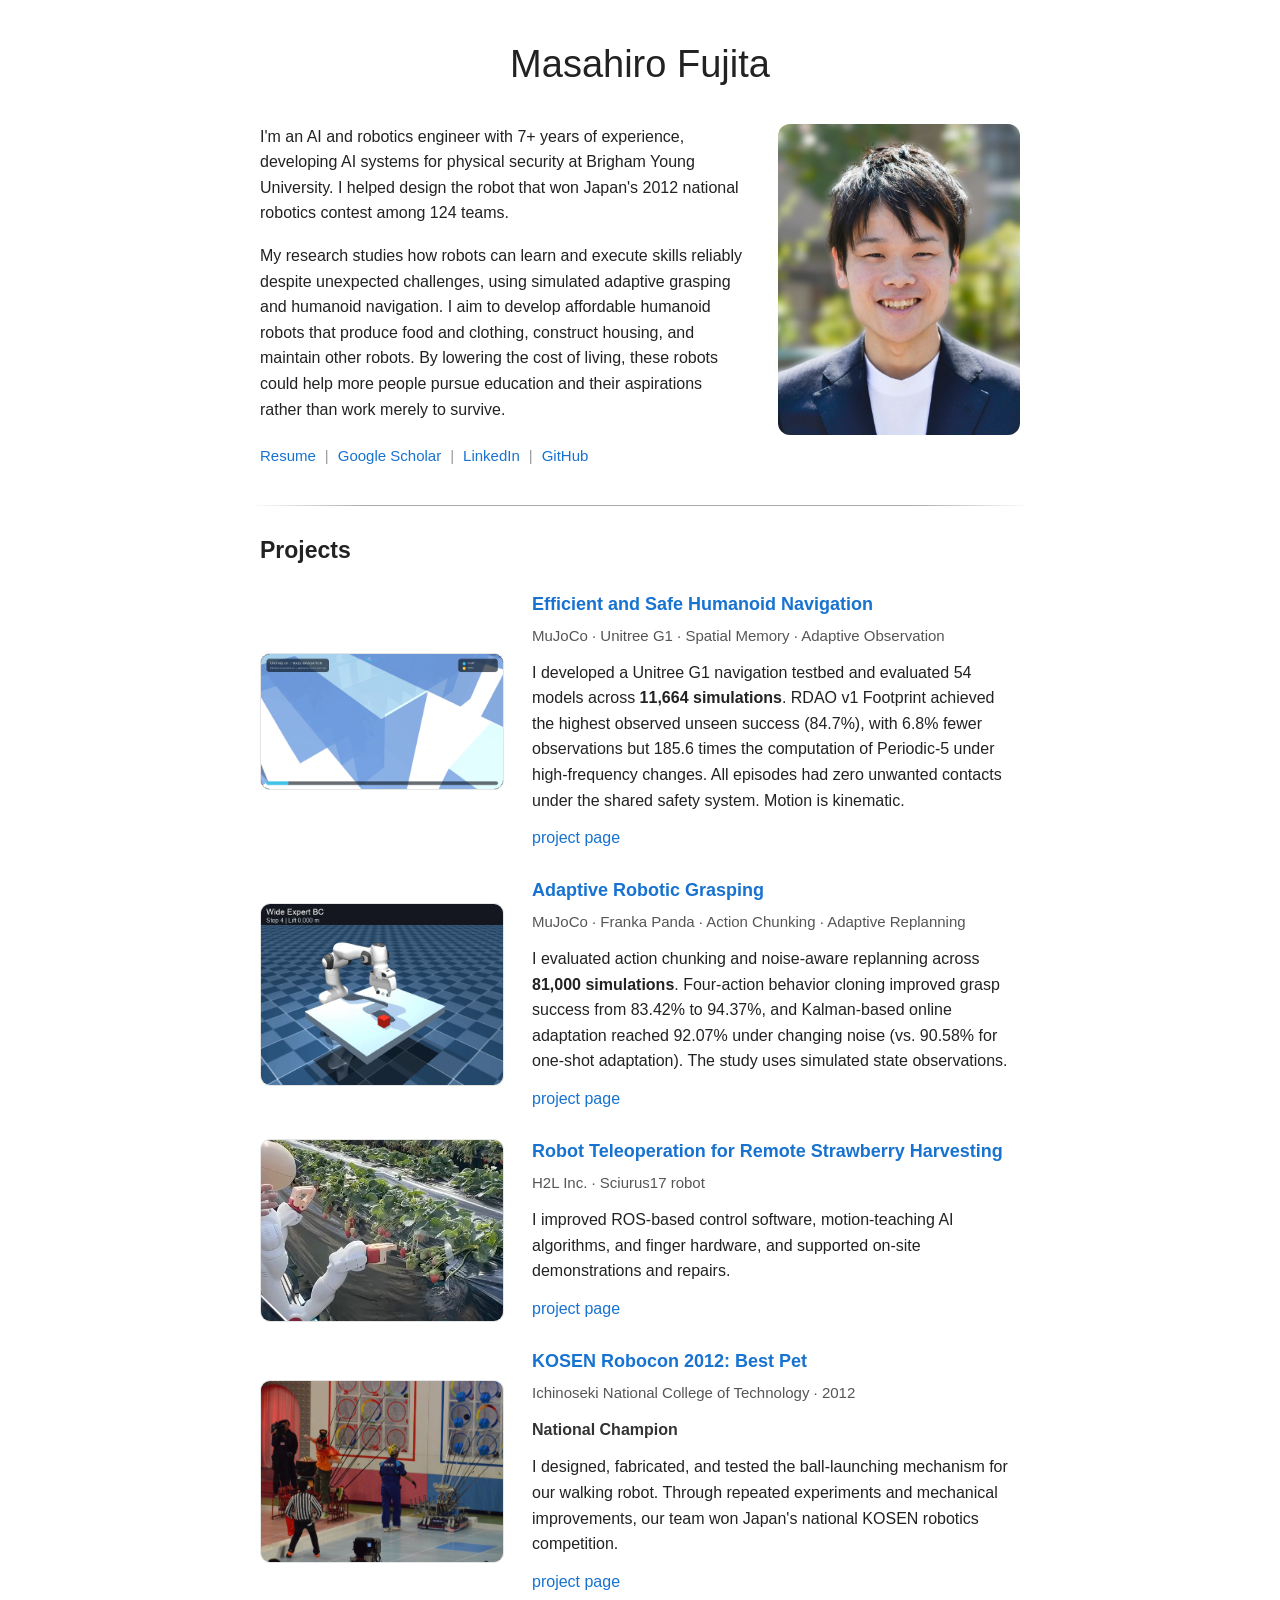
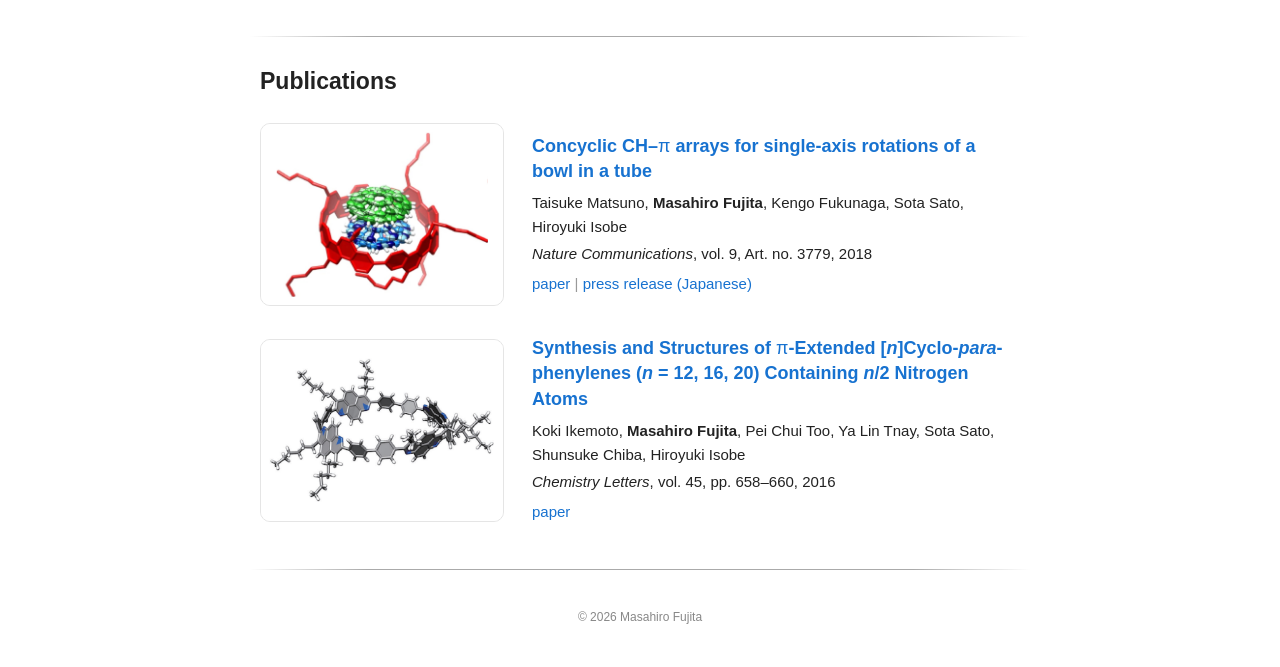
<file: index.html>
<!doctype html>
<html lang="en">
<head>
<meta charset="utf-8">
<meta name="viewport" content="width=device-width, initial-scale=1">
<meta name="description" content="Masahiro Fujita: software and AI engineer interested in humanoid robotics, reliable manipulation, and human–robot collaboration.">
<title>Masahiro Fujita</title>
<link rel="preconnect" href="https://fonts.googleapis.com">
<link rel="preconnect" href="https://fonts.gstatic.com" crossorigin>
<link href="https://fonts.googleapis.com/css2?family=Titillium+Web:wght@400;600&display=swap" rel="stylesheet">
<style>
*{box-sizing:border-box}
body{margin:0;background:#fff;color:#222;font-family:Arial,Helvetica,sans-serif;font-size:16px;line-height:1.6}
main{width:min(840px,100%);margin:0 auto;padding:42px 30px 24px}
h1{font-size:38px;line-height:1.2;font-weight:400;text-align:center;margin:0 0 36px}
h2{font-size:23px;font-weight:600;line-height:1.3;margin:0 0 26px}
h3{font-size:18px;line-height:1.4;font-weight:600;margin:0 0 7px}
p{margin:0 0 17px}
.greek{font-family:Arial,Helvetica,sans-serif;font-weight:400;font-style:normal}
[hidden]{display:none!important}
a{color:#1772d0;text-decoration:none}
a:hover{color:#c77515}
a:focus-visible{outline:2px solid #1772d0;outline-offset:4px;border-radius:2px}
.intro{display:grid;grid-template-columns:2fr 1fr;gap:34px;align-items:start;padding:0 10px 26px}
.bio p:last-of-type{margin-bottom:20px}
.profile-links{display:flex;flex-wrap:wrap;align-items:center;gap:0 9px;font-size:15px;line-height:1.9}
.separator{color:#999}
.unavailable{color:#777;cursor:help}
.portrait{margin:0;width:100%;aspect-ratio:7/9;background:#f4f4f4;border-radius:12px;overflow:hidden;position:relative}
.portrait-placeholder{width:100%;height:100%;display:flex;flex-direction:column;align-items:center;justify-content:center;color:#888;gap:12px}
.portrait-placeholder svg{width:65%;height:auto;color:#d4d4d4}
.portrait-placeholder span{font-size:13px}
.portrait img{position:absolute;inset:0;width:100%;height:100%;object-fit:cover}
.asset-note{font-size:12px;color:#888;margin:12px 0 0;line-height:1.5}
hr{border:0;height:1px;background:linear-gradient(to right,transparent,#aaa 15%,#aaa 85%,transparent);margin:8px 0 30px}
section.work{padding:0 10px 7px}
.project{display:grid;grid-template-columns:1fr 2fr;gap:28px;align-items:center;margin-bottom:27px}
.project-image{display:block;border:1px solid #e5e5e5;border-radius:10px;background:#fafafa;overflow:hidden}
.project-image img{display:block;width:100%;height:auto;aspect-ratio:4/3;object-fit:contain;padding:10px}
.project-image.franka-thumbnail{aspect-ratio:4/3}
.project-image.franka-thumbnail img{width:100%;height:100%;aspect-ratio:auto;object-fit:cover;padding:0}
.project-image.g1-thumbnail{aspect-ratio:16/9;display:grid;place-items:center;background:#141c27}
.project-image.g1-thumbnail img{display:block;width:100%;height:auto;aspect-ratio:auto;object-fit:contain;padding:0}
.meta{margin-bottom:11px;color:#555;font-size:15px}
.project p{margin-bottom:12px}
.project .award{color:#333;font-weight:600}
.entry{display:grid;grid-template-columns:1fr 2fr;gap:28px;align-items:center;margin:0 0 30px}
.publication-image{display:grid;place-items:center;aspect-ratio:4/3;border:1px solid #e5e5e5;border-radius:10px;background:#fafafa;overflow:hidden;position:relative;color:#999;font-size:14px}
.publication-image img{position:absolute;width:100%;height:100%;object-fit:contain;background:#fff;padding:8px}
.project-video{position:relative;aspect-ratio:4/3}
.project-video>img{position:absolute;inset:0;width:100%;height:100%;object-fit:cover;padding:0}
.project-video iframe{position:absolute;inset:0;display:block;width:100%;height:100%;border:0;opacity:0;pointer-events:none}
.project-video.playing iframe{opacity:1}
.project-video .video-link{position:absolute;inset:0;z-index:2}
.project-video .video-link:focus-visible{outline-offset:-4px}
.entry .authors{margin:6px 0 3px;font-size:15px}
.entry .venue{margin:0 0 6px;font-size:15px}
.entry .paper-links{font-size:15px}
footer{text-align:center;color:#888;font-size:12px;padding:8px 0 16px}
@media(max-width:600px){
main{padding:30px 22px 16px}
h1{font-size:33px;margin-bottom:28px}
.intro{grid-template-columns:1fr;gap:24px;padding:0 0 24px}
.portrait{order:-1}
.portrait{width:min(210px,65%);justify-self:center}
.project,.entry{grid-template-columns:1fr;gap:17px}
.publication-image,.project-image{width:100%;max-width:none}
section.work{padding-left:0;padding-right:0}
}
@media(prefers-reduced-motion:no-preference){a{transition:color .15s ease}}
</style>
</head>
<body>
<main>
<h1>Masahiro Fujita</h1>
<section class="intro" id="about" aria-label="About Masahiro">
<div class="bio">
<p>I'm an AI and robotics engineer with 7+ years of experience, developing AI systems for physical security at Brigham Young University. I helped design the robot that won Japan's 2012 national robotics contest among 124 teams.</p>
<p>My research studies how robots can learn and execute skills reliably despite unexpected challenges, using simulated adaptive grasping and humanoid navigation. I aim to develop affordable humanoid robots that produce food and clothing, construct housing, and maintain other robots. By lowering the cost of living, these robots could help more people pursue education and their aspirations rather than work merely to survive.</p>
<nav class="profile-links" aria-label="Professional profiles">
<a href="assets/Masahiro_Fujita_Resume.pdf" target="_blank" rel="noopener">Resume</a><span class="separator" aria-hidden="true">|</span>
<a href="https://scholar.google.com/citations?user=4_Z2m-4AAAAJ">Google Scholar</a><span class="separator" aria-hidden="true">|</span>
<a href="https://www.linkedin.com/in/masahiro-fujita/">LinkedIn</a><span class="separator" aria-hidden="true">|</span>
<a href="https://github.com/fujitamasahir">GitHub</a>
</nav>

</div>
<figure class="portrait" aria-label="Profile photo placeholder">
<div class="portrait-placeholder">
<svg viewBox="0 0 120 140" aria-hidden="true"><circle cx="60" cy="42" r="25" fill="currentColor"/><path d="M14 133v-12c0-29 19-46 46-46s46 17 46 46v12" fill="currentColor"/></svg>
<span>Profile photo coming soon</span>
</div>
<!-- Add assets/profile.jpg to display the portrait in this reserved space. -->
<img src="assets/profile.jpg" alt="Masahiro Fujita" onload="this.parentElement.setAttribute('aria-label','Portrait of Masahiro Fujita');this.previousElementSibling.hidden=true" onerror="this.remove()">
</figure>
</section>
<hr>
<section class="work" id="projects" aria-labelledby="projects-heading">
<h2 id="projects-heading">Projects</h2>
<article class="project">
<a class="project-image g1-thumbnail" href="projects/humanoid-spatial-memory.html" aria-label="Open humanoid spatial memory project">
<img src="assets/spatial-memory/g1-demo.gif" alt="Simulation replay: a Unitree G1 humanoid navigating a MuJoCo maze" loading="lazy" decoding="async">
</a>
<div>
<h3><a href="projects/humanoid-spatial-memory.html">Efficient and Safe Humanoid Navigation</a></h3>
<p class="meta">MuJoCo · Unitree G1 · Spatial Memory · Adaptive Observation</p>
<p>I developed a Unitree G1 navigation testbed and evaluated 54 models across <strong>11,664 simulations</strong>. RDAO v1 Footprint achieved the highest observed unseen success (84.7%), with 6.8% fewer observations but 185.6 times the computation of Periodic-5 under high-frequency changes. All episodes had zero unwanted contacts under the shared safety system. Motion is kinematic.</p>
<a href="projects/humanoid-spatial-memory.html">project page</a>
</div>
</article>
<article class="project">
<a class="project-image franka-thumbnail" href="projects/franka-grasping.html" aria-label="Open Franka Panda grasping project">
<img src="assets/franka/franka-main.gif" alt="Wide Expert BC robot policy grasping and lifting a cube">
</a>
<div><h3><a href="projects/franka-grasping.html">Adaptive Robotic Grasping</a></h3>
<p class="meta">MuJoCo · Franka Panda · Action Chunking · Adaptive Replanning</p>
<p>I evaluated action chunking and noise-aware replanning across <strong>81,000 simulations</strong>. Four-action behavior cloning improved grasp success from 83.42% to 94.37%, and Kalman-based online adaptation reached 92.07% under changing noise (vs. 90.58% for one-shot adaptation). The study uses simulated state observations.</p>
<a href="projects/franka-grasping.html">project page</a></div>
</article>
<article class="project">
<div class="project-image project-video" id="h2l-preview">
<img src="assets/h2l-strawberry/harvesting.jpg" alt="Sciurus17 robot harvesting strawberries" onerror="this.src='https://i.ytimg.com/vi/HqK0_CHvobk/hqdefault.jpg';this.onerror=null">
<iframe id="h2l-preview-player" title="H2L robot teleoperation for strawberry harvesting" src="https://www.youtube.com/embed/HqK0_CHvobk?autoplay=1&amp;mute=1&amp;playsinline=1&amp;start=67&amp;end=72&amp;controls=0&amp;disablekb=1&amp;enablejsapi=1&amp;rel=0" allow="autoplay; encrypted-media" tabindex="-1" referrerpolicy="strict-origin-when-cross-origin"></iframe>
<a class="video-link" href="projects/h2l-strawberry.html" aria-label="Read about robot teleoperation at H2L"></a>
</div>
<div><h3><a href="projects/h2l-strawberry.html">Robot Teleoperation for Remote Strawberry Harvesting</a></h3>
<p class="meta">H2L Inc. · Sciurus17 robot</p>
<p>I improved ROS-based control software, motion-teaching AI algorithms, and finger hardware, and supported on-site demonstrations and repairs.</p>
<a href="projects/h2l-strawberry.html">project page</a></div></article>

<article class="project">
<div class="project-image project-video" id="robocon-preview">
<img src="assets/robocon-2012/robot-scoring.jpg" alt="Wanko Kyodai robot with its launching mechanism extended">
<iframe id="robocon-preview-player" title="Wanko Kyodai robot in the final match" src="https://www.youtube.com/embed/CQqN5mIE10w?autoplay=1&amp;mute=1&amp;playsinline=1&amp;start=251&amp;end=260&amp;controls=0&amp;disablekb=1&amp;enablejsapi=1&amp;rel=0" allow="autoplay; encrypted-media" tabindex="-1" referrerpolicy="strict-origin-when-cross-origin"></iframe>
<a class="video-link" href="projects/robocon-2012.html" aria-label="Read about the Wanko Kyodai robot"></a>
</div>
<div>
<h3><a href="projects/robocon-2012.html">KOSEN Robocon 2012: Best Pet</a></h3>
<p class="meta">Ichinoseki National College of Technology · 2012</p>
<p class="award">National Champion</p>
<p>I designed, fabricated, and tested the ball-launching mechanism for our walking robot. Through repeated experiments and mechanical improvements, our team won Japan's national KOSEN robotics competition.</p>
<a href="projects/robocon-2012.html">project page</a>
</div>
</article>
</section>
<hr>
<section class="work" id="publications" aria-labelledby="publications-heading">
<h2 id="publications-heading">Publications</h2>
<article class="entry">
<a class="publication-image" href="https://doi.org/10.1038/s41467-018-06270-6" aria-label="Nature Communications paper thumbnail"><span>Research image</span><img src="assets/publications/nature-communications-2018.jpg" alt="Nature Communications paper thumbnail" onerror="this.remove()"></a>
<div>
<h3><a href="https://doi.org/10.1038/s41467-018-06270-6">Concyclic CH–<span class="greek">π</span> arrays for single-axis rotations of a bowl in a tube</a></h3>
<p class="authors">Taisuke Matsuno, <strong>Masahiro Fujita</strong>, Kengo Fukunaga, Sota Sato, Hiroyuki Isobe</p>
<p class="venue"><em>Nature Communications</em>, vol. 9, Art. no. 3779, 2018</p>
<div class="paper-links"><a href="https://doi.org/10.1038/s41467-018-06270-6">paper</a> <span class="separator" aria-hidden="true">|</span> <a href="https://www.jst.go.jp/pr/announce/20180917/index.html">press release (Japanese)</a></div>
</div>
</article>
<article class="entry">
<a class="publication-image" href="https://doi.org/10.1246/cl.160258" aria-label="Chemistry Letters paper thumbnail"><span>Research image</span><img src="assets/publications/chemistry-letters-2016.jpg" alt="Chemistry Letters paper thumbnail" onerror="this.remove()"></a>
<div>
<h3><a href="https://doi.org/10.1246/cl.160258">Synthesis and Structures of <span class="greek">π</span>-Extended [<i>n</i>]Cyclo-<i>para</i>-phenylenes (<i>n</i> = 12, 16, 20) Containing <i>n</i>/2 Nitrogen Atoms</a></h3>
<p class="authors">Koki Ikemoto, <strong>Masahiro Fujita</strong>, Pei Chui Too, Ya Lin Tnay, Sota Sato, Shunsuke Chiba, Hiroyuki Isobe</p>
<p class="venue"><em>Chemistry Letters</em>, vol. 45, pp. 658–660, 2016</p>
<div class="paper-links"><a href="https://doi.org/10.1246/cl.160258">paper</a></div>
</div>
</article>
</section>
<hr>
<footer>© 2026 Masahiro Fujita</footer>
</main>
<script>
(function(){
"use strict";
const timers=[];
window.onYouTubeIframeAPIReady=function(){
[{id:"robocon-preview",start:251,end:260},{id:"h2l-preview",start:67,end:72}].forEach(function(config){
const container=document.getElementById(config.id);
let player=new YT.Player(config.id+"-player",{events:{
onReady:function(e){e.target.mute();e.target.seekTo(config.start,true);e.target.playVideo();timers.push(setInterval(function(){if(player.getPlayerState()===1&&player.getCurrentTime()>=config.end-0.15)player.seekTo(config.start,true);},250));},
onStateChange:function(e){container.classList.toggle("playing",e.data===YT.PlayerState.PLAYING);if(e.data===YT.PlayerState.ENDED){player.seekTo(config.start,true);player.playVideo();}},
onAutoplayBlocked:function(){container.classList.remove("playing");},
onError:function(){container.classList.remove("playing");}
}});
});
};
window.addEventListener("pagehide",function(){timers.forEach(clearInterval);});
const script=document.createElement("script");script.src="https://www.youtube.com/iframe_api";script.async=true;document.head.appendChild(script);
})();
</script>
</body>
</html>
</file>
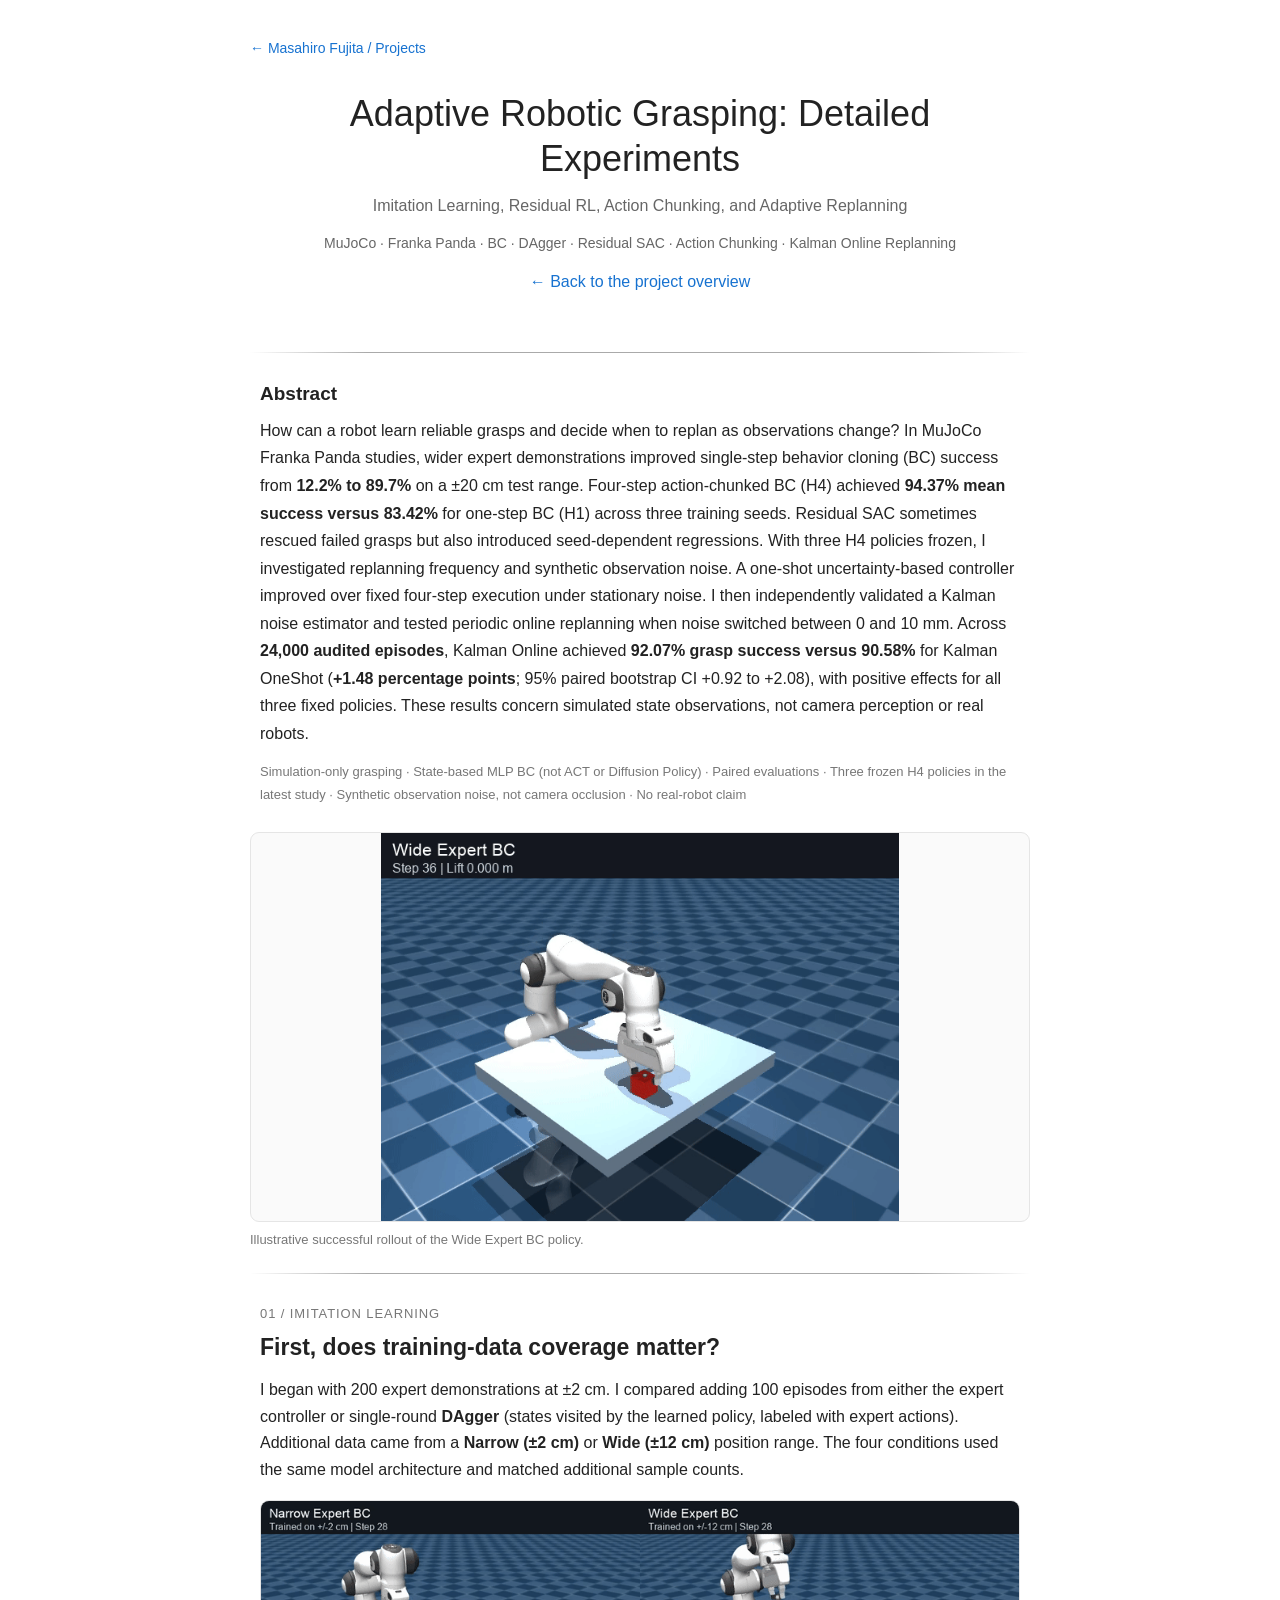
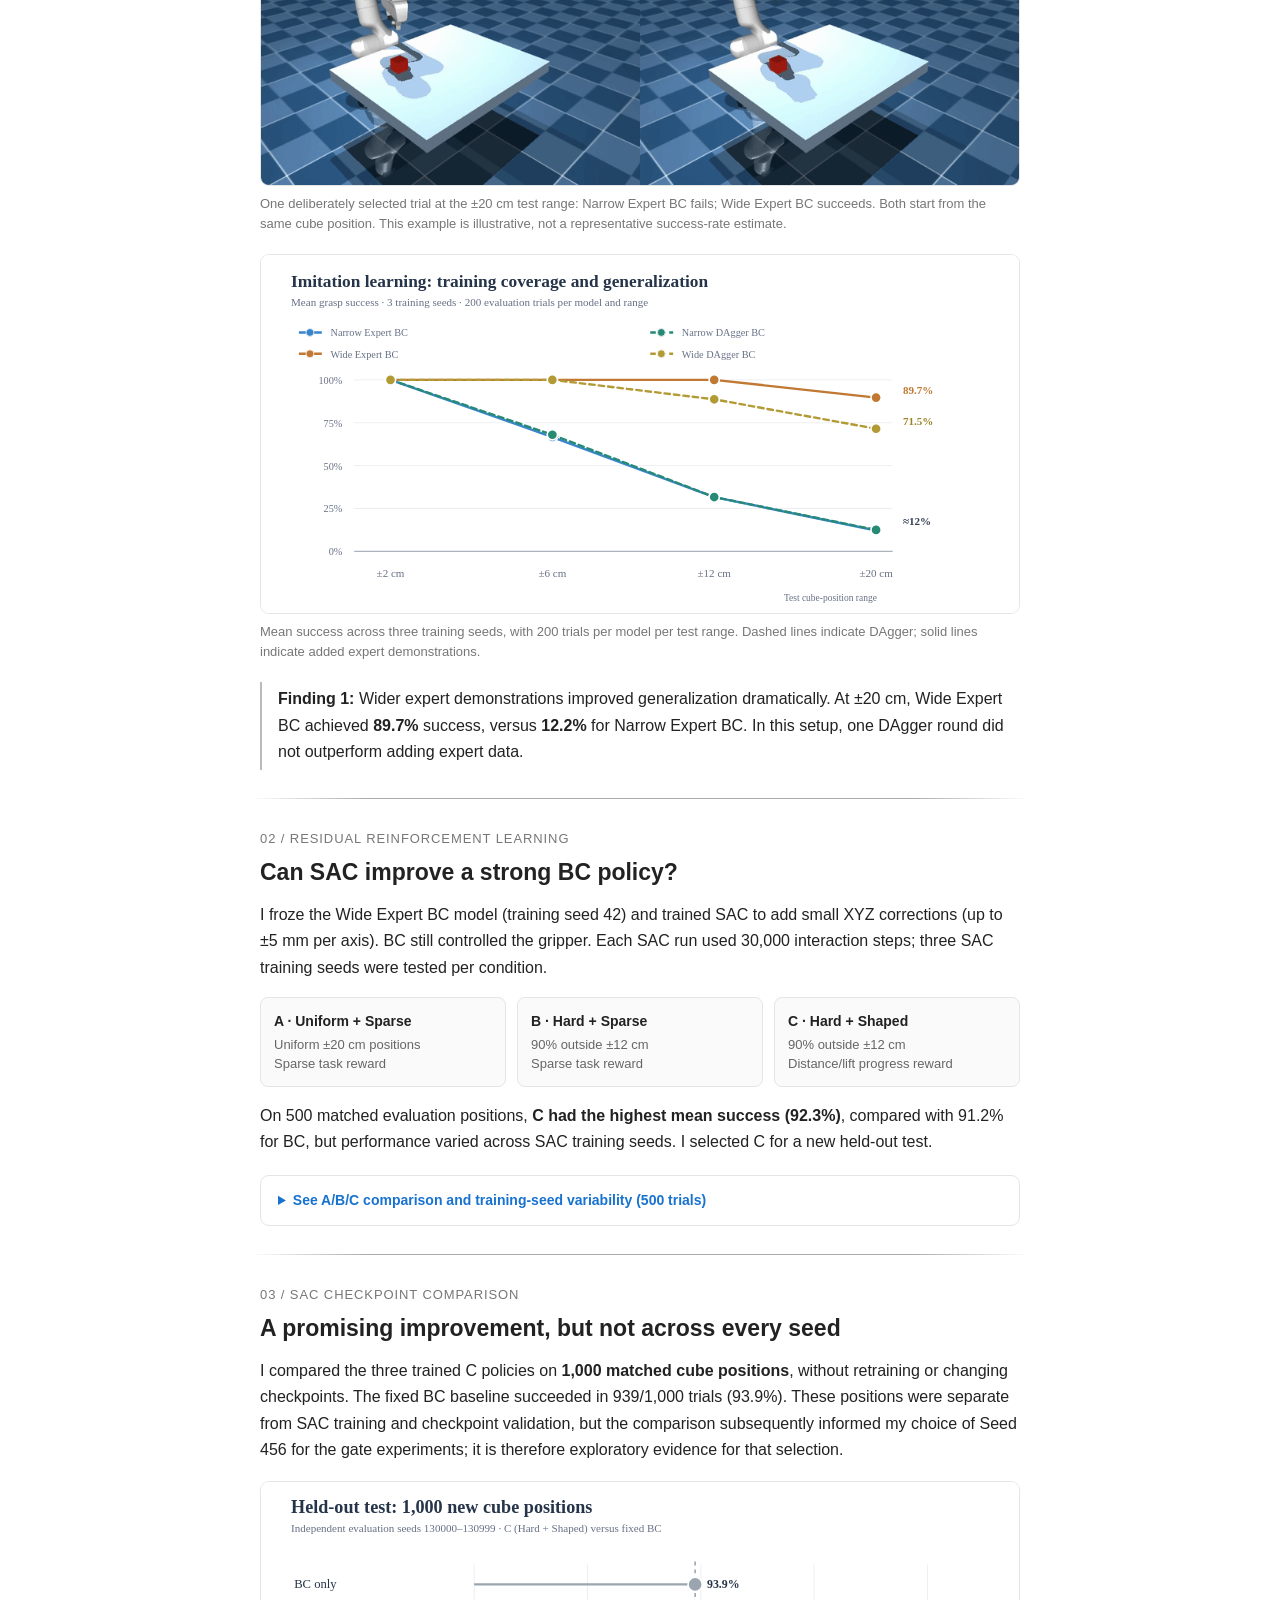
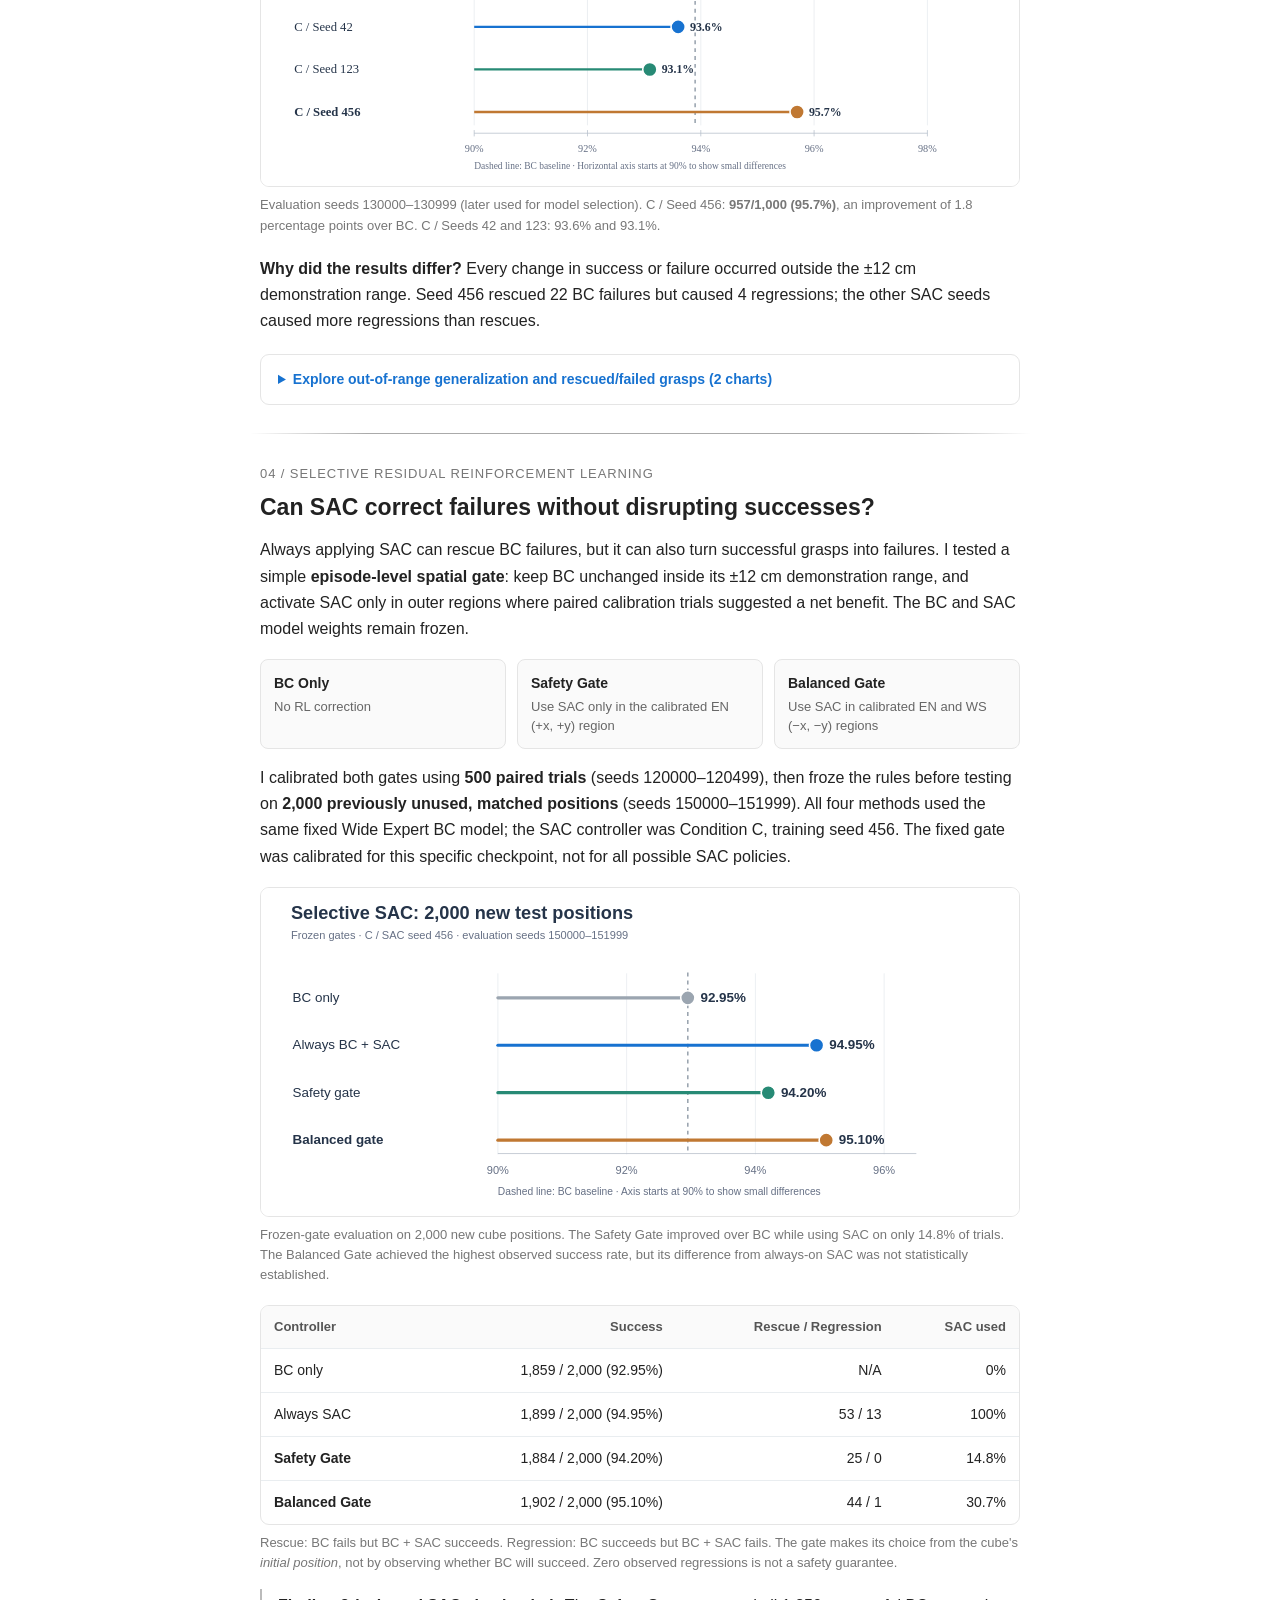
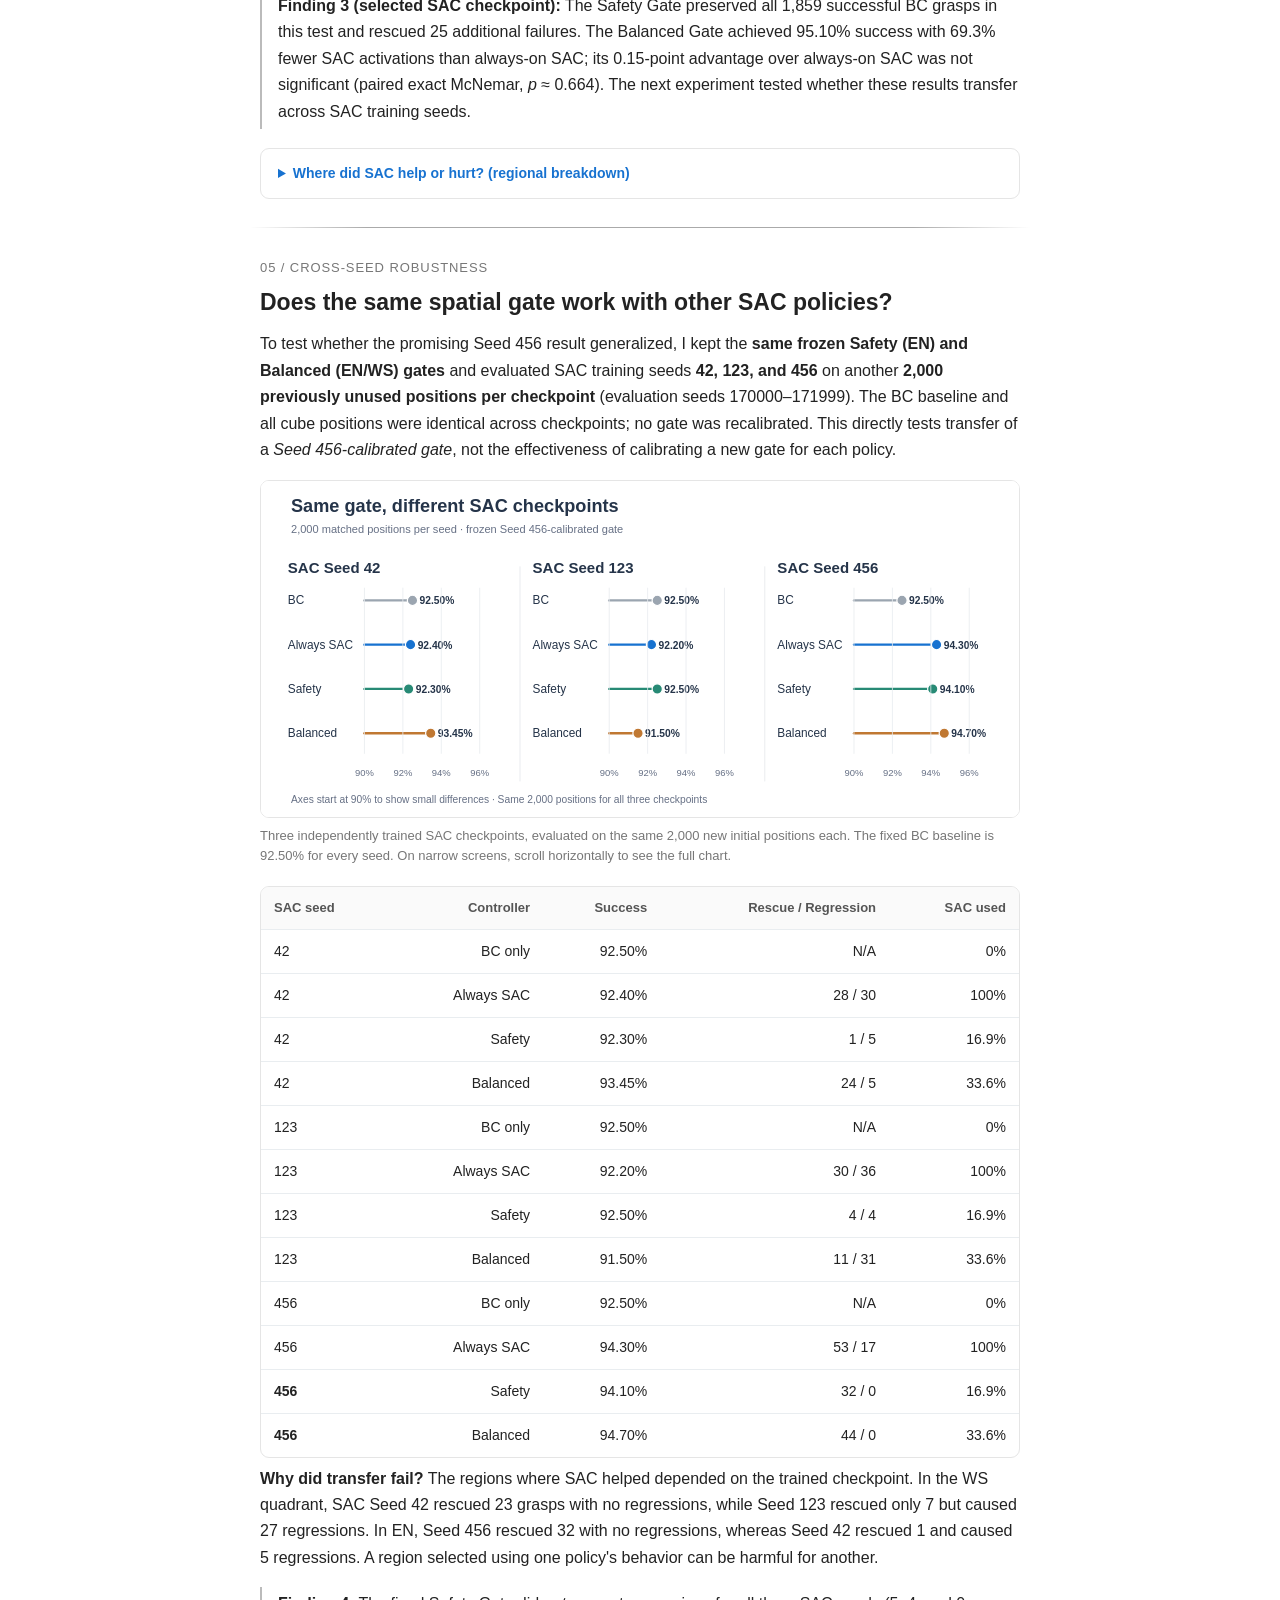
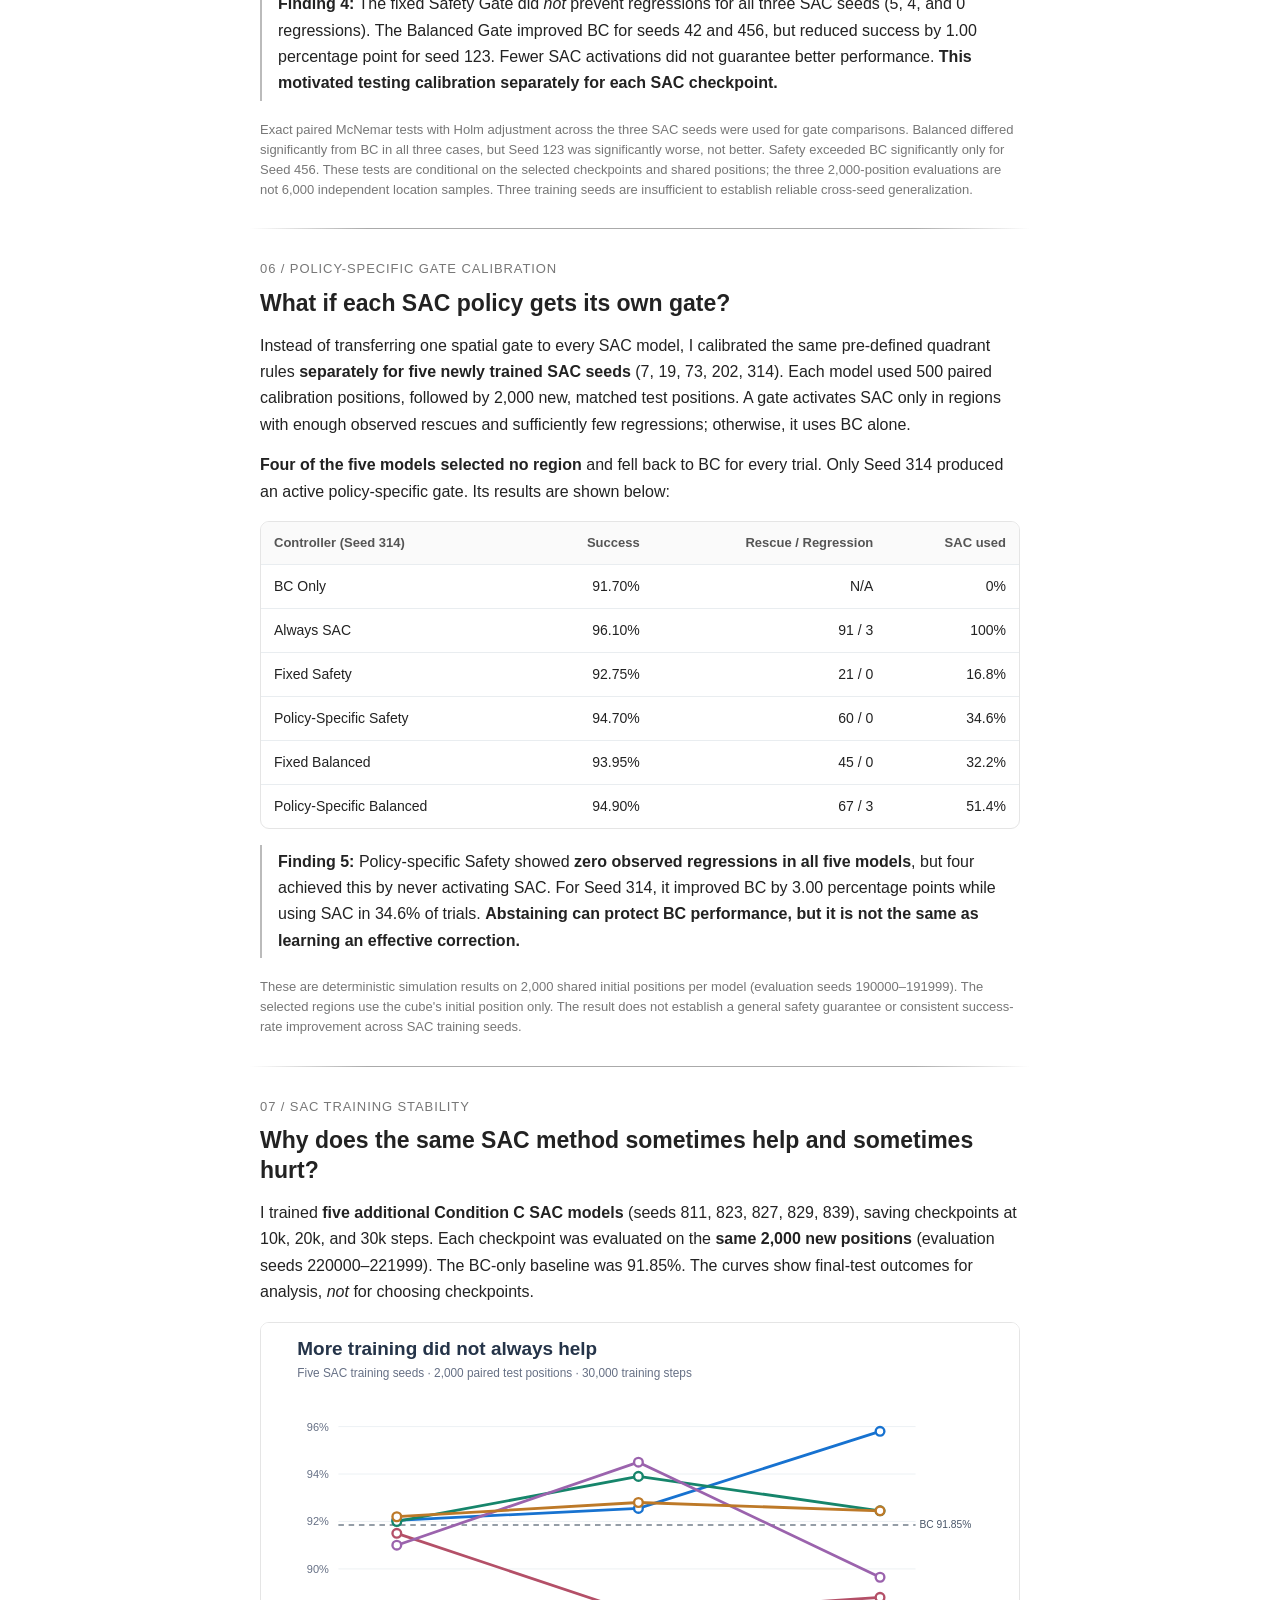
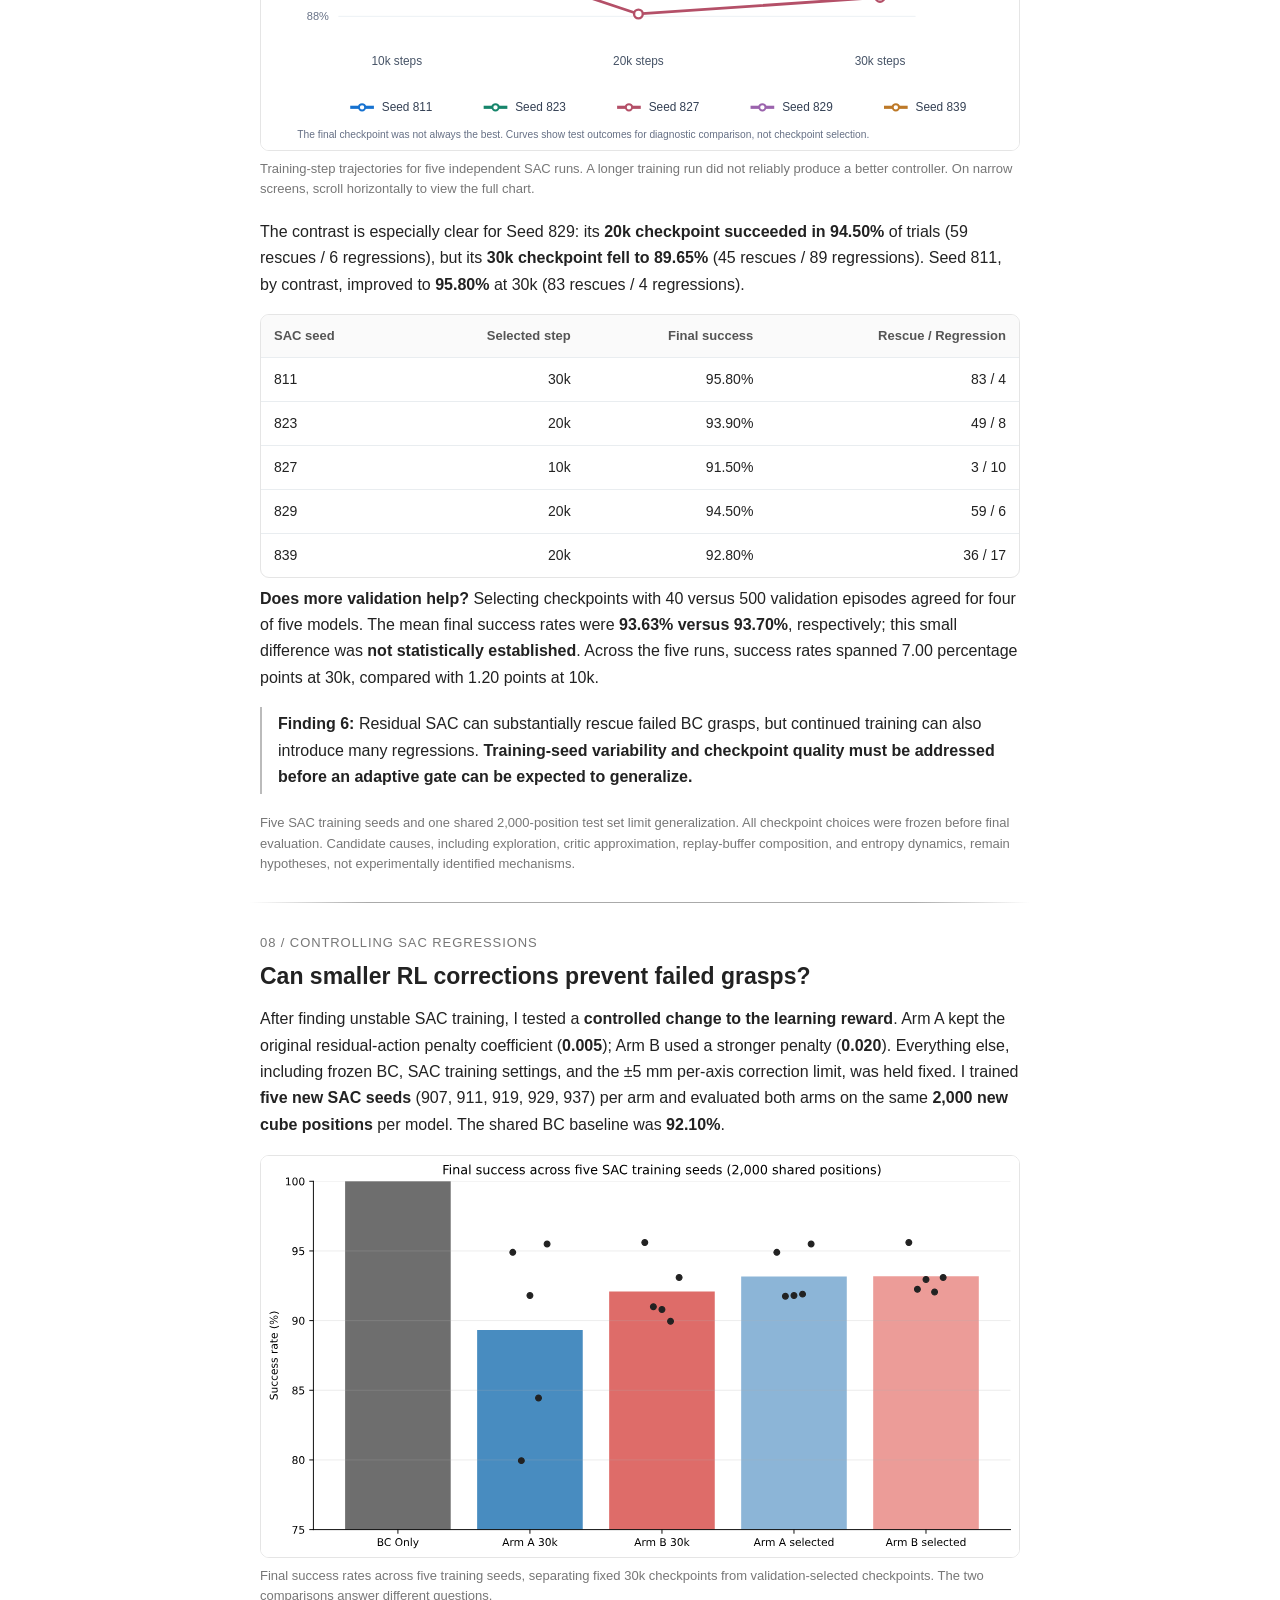
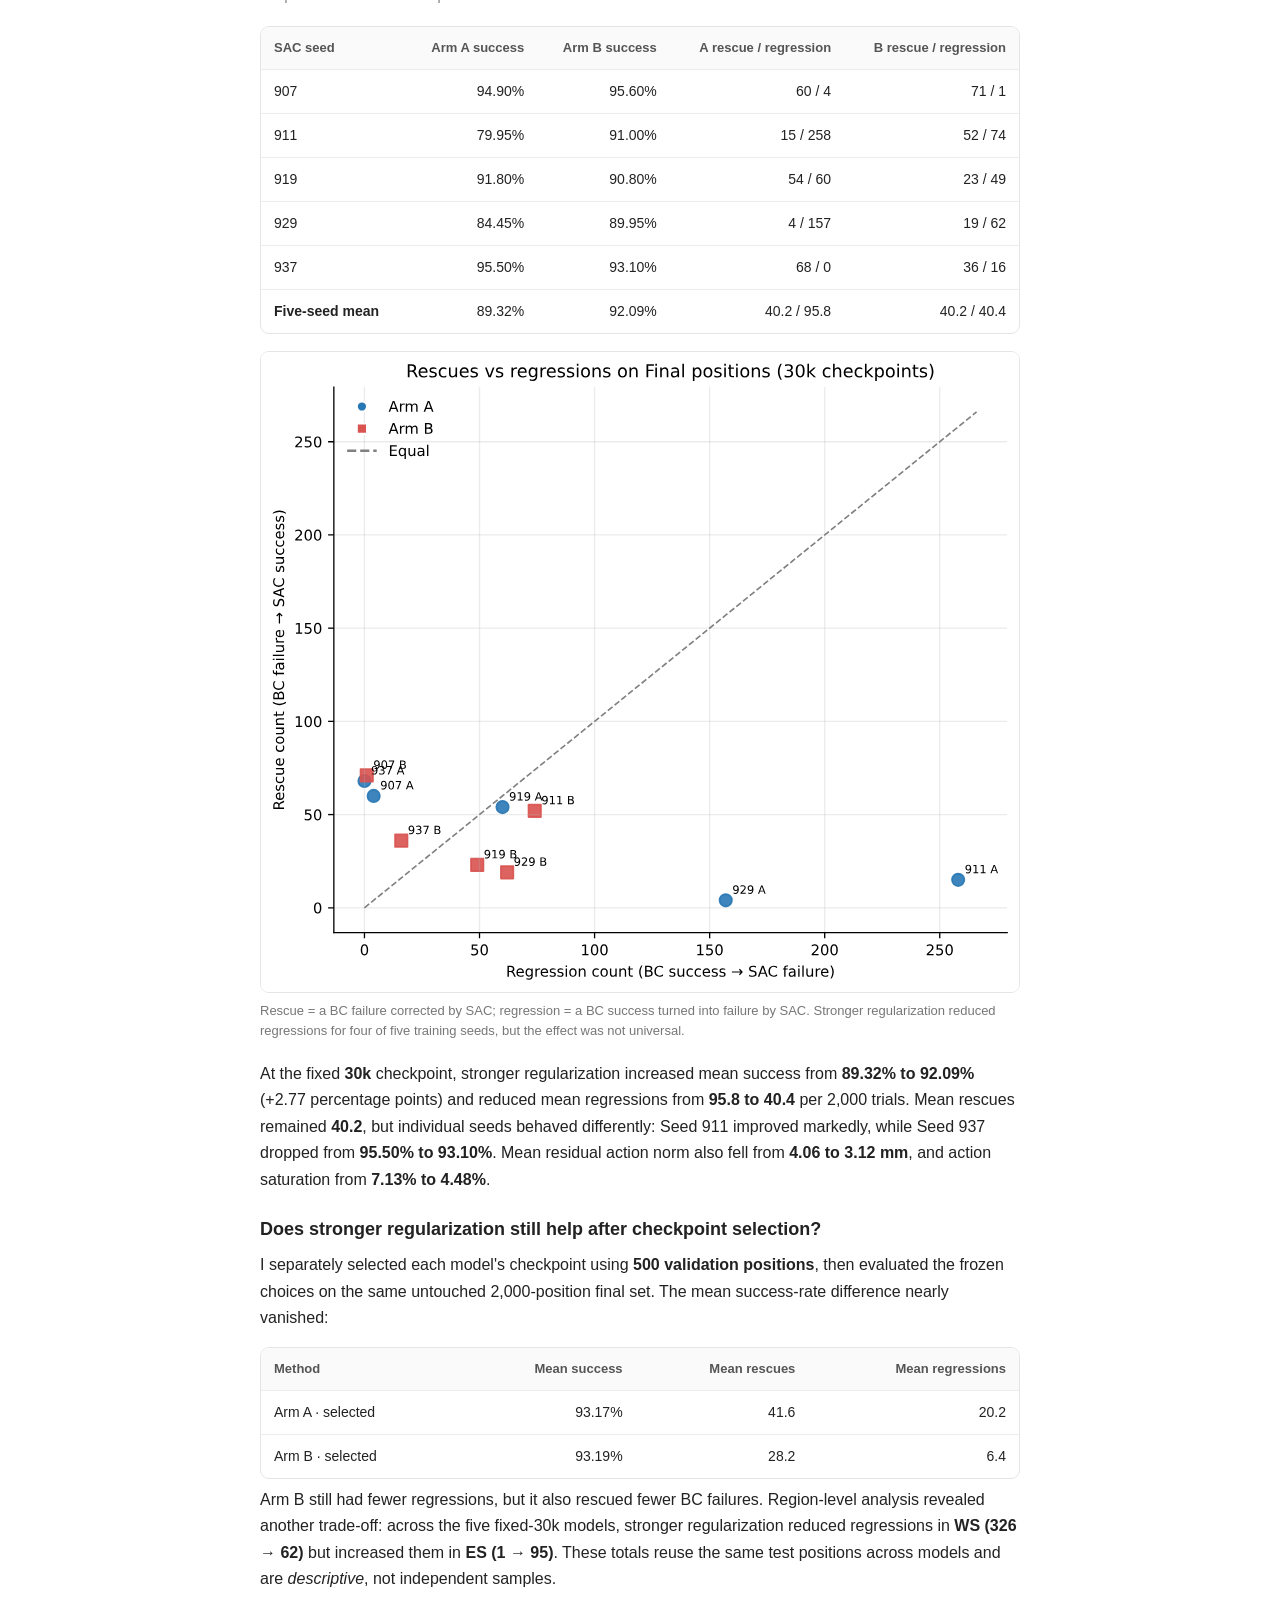
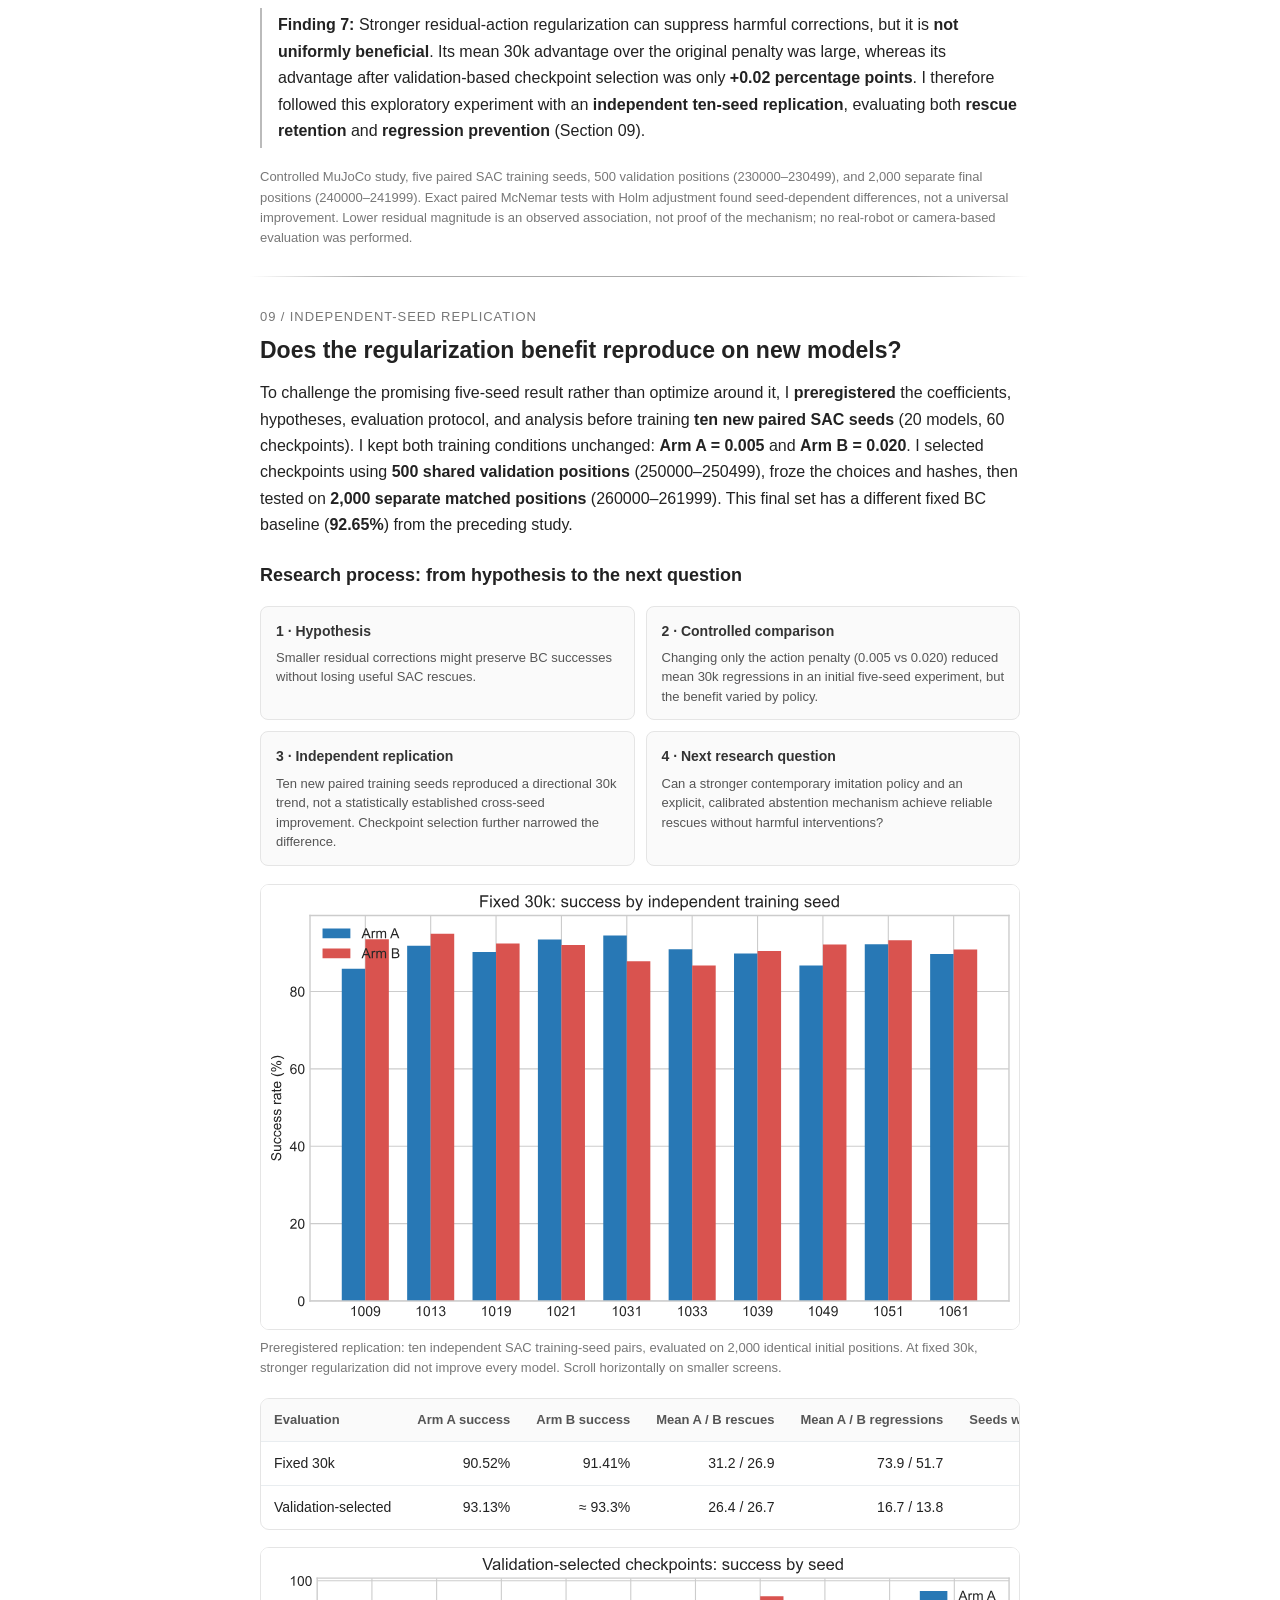
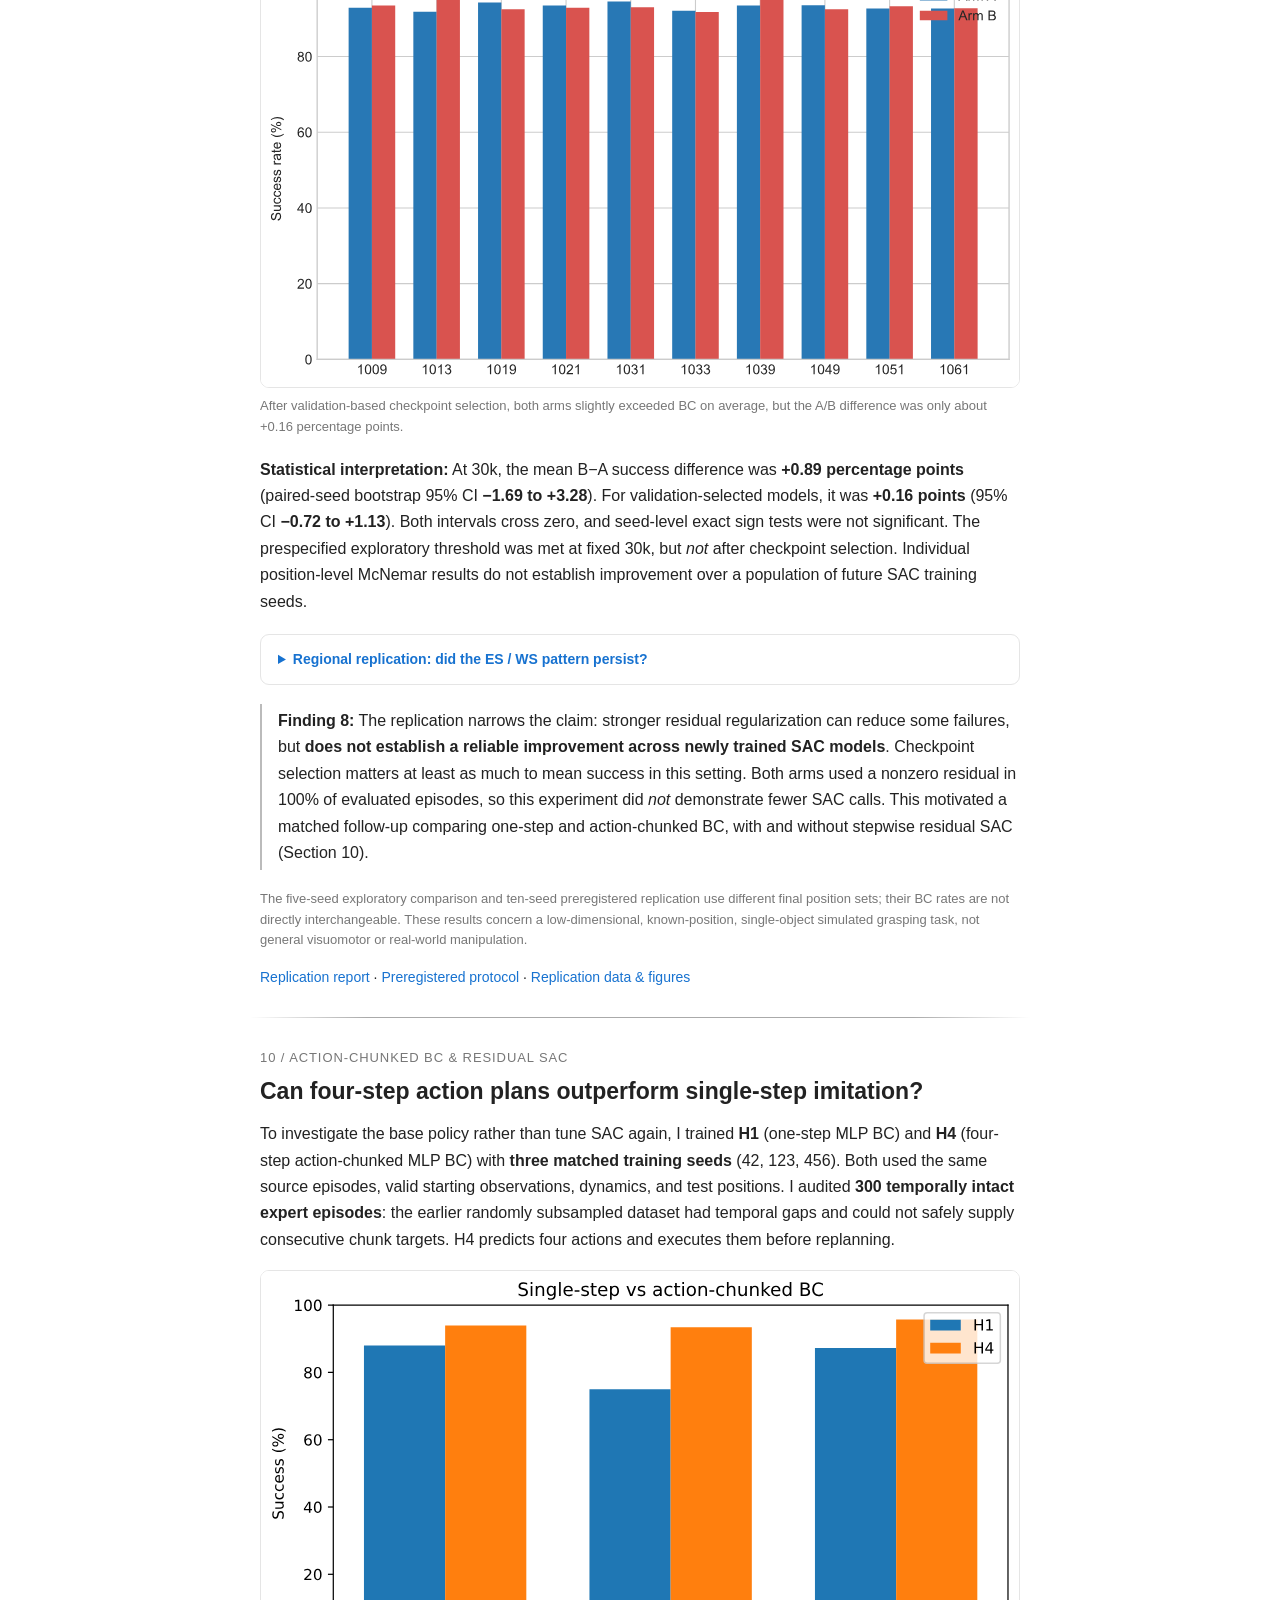
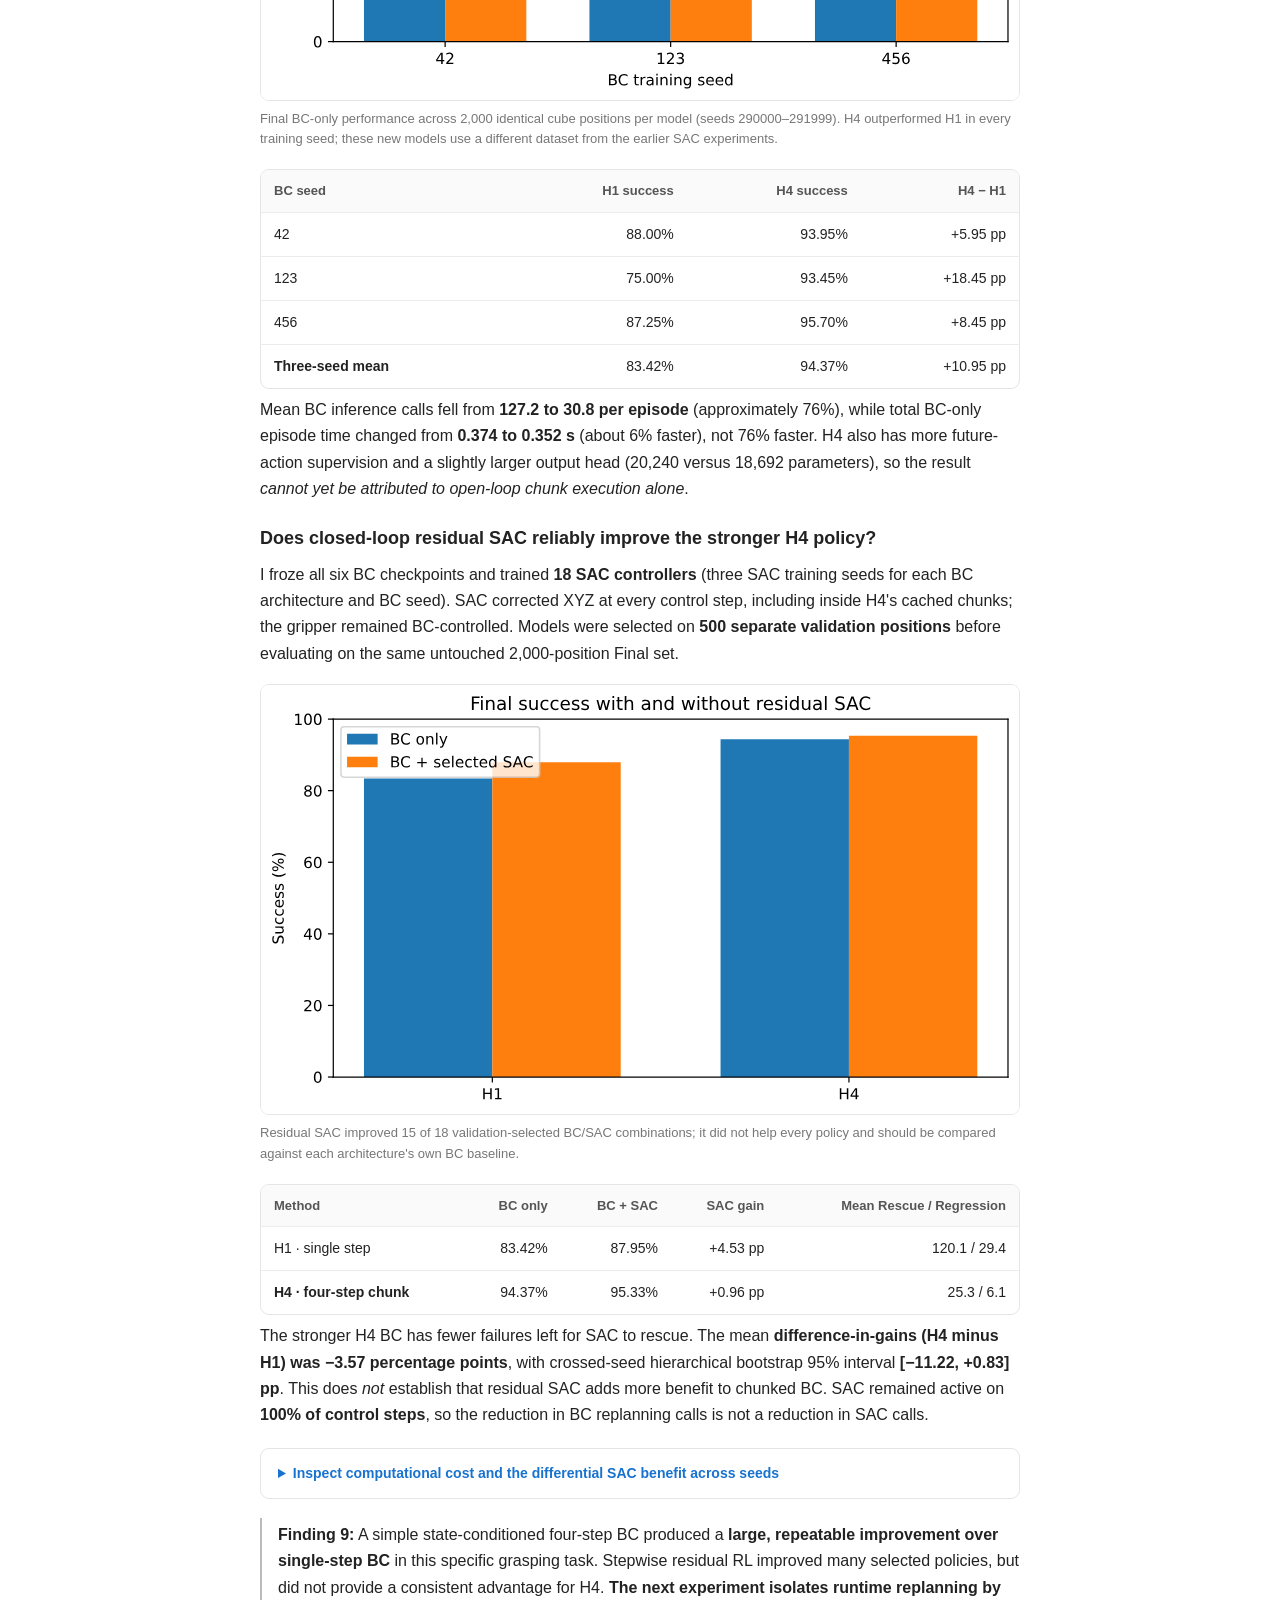
<file: projects/franka-grasping-details.html>
<!doctype html>
<html lang="en">
<head>
<meta charset="utf-8"><meta name="viewport" content="width=device-width, initial-scale=1">
<meta name="description" content="Franka Panda grasping research in MuJoCo: behavior cloning, residual RL, action chunking, and Kalman-based online replanning under changing observation noise.">
<title>Adaptive Robotic Grasping: Detailed Experiments | Masahiro Fujita</title>
<style>
*{box-sizing:border-box}body{margin:0;background:#fff;color:#222;font:16px/1.65 Arial,Helvetica,sans-serif}
main{width:min(840px,100%);margin:auto;padding:35px 30px 22px}a{color:#1772d0;text-decoration:none}a:hover{color:#c77515}a:focus-visible,summary:focus-visible{outline:2px solid #1772d0;outline-offset:4px}
.back{font-size:14px}header{text-align:center;padding:30px 0 20px}h1{font-size:36px;line-height:1.25;font-weight:400;margin:0 0 12px}h2{font-size:23px;line-height:1.3;font-weight:600;margin:0 0 14px}h3{font-size:18px;line-height:1.4;margin:24px 0 10px}
p{margin:0 0 14px}.subtitle{color:#666;margin:0 0 12px}.tags{color:#666;font-size:14px}
hr{border:0;height:1px;background:linear-gradient(to right,transparent,#aaa 15%,#aaa 85%,transparent);margin:23px 0 29px}
section{padding:0 10px;margin-bottom:28px}.section-no{color:#777;font-size:13px;letter-spacing:.07em;text-transform:uppercase;margin:0 0 9px}
.abstract{padding:0 10px;margin-bottom:26px}.abstract h2{font-size:19px;margin-bottom:10px}.abstract p{line-height:1.72}.facts{font-size:13px;color:#777;margin:9px 0 0}
figure{margin:17px 0 20px}.comparison{display:block;width:100%;height:auto;max-height:390px;object-fit:contain;border:1px solid #e5e5e5;border-radius:9px;background:#fafafa}
.result-chart{display:block;width:100%;height:auto;border:1px solid #e5e5e5;border-radius:9px;background:#fff}
.chart-scroll{overflow-x:auto;border:1px solid #e5e5e5;border-radius:9px}
.chart-scroll .result-chart{border:0;border-radius:0;min-width:710px}
figcaption,.small{font-size:13px;color:#777;line-height:1.55}figcaption{margin-top:8px}.takeaway{border-left:2px solid #bbb;padding:4px 0 4px 16px;margin:16px 0 19px}
.research-path{display:grid;grid-template-columns:repeat(2,minmax(0,1fr));gap:11px;margin:18px 0;padding:0;list-style:none}.research-step{border:1px solid #e5e5e5;border-radius:8px;padding:13px 15px;background:#fafafa}.research-step strong{display:block;color:#333;font-size:14px;margin-bottom:5px}.research-step span{display:block;color:#555;font-size:13px;line-height:1.5}
.methods{display:grid;grid-template-columns:repeat(3,minmax(0,1fr));gap:11px;margin:16px 0}.method{border:1px solid #e5e5e5;border-radius:8px;padding:12px 13px;background:#fafafa}.method strong{display:block;font-size:14px;margin-bottom:3px}.method span{display:block;font-size:13px;color:#666;line-height:1.45}
details{border:1px solid #e5e5e5;border-radius:9px;margin:19px 0;background:#fff;overflow:hidden}
summary{cursor:pointer;padding:13px 17px;font-size:14px;font-weight:600;color:#1772d0;list-style:revert}
details[open] summary{border-bottom:1px solid #e5e5e5} .detail-body{padding:12px 16px 16px}.detail-body figure{margin:12px 0 20px}.detail-body p{font-size:14px}
.statline{font-size:15px;color:#555}.sources{font-size:14px;margin-top:16px}
.table-scroll{overflow-x:auto;margin:16px 0 8px;border:1px solid #e5e5e5;border-radius:9px}
.results-table{border-collapse:collapse;width:100%;min-width:610px;font-size:14px;line-height:1.5}
.results-table th,.results-table td{padding:11px 13px;border-bottom:1px solid #e9edf0;text-align:left;white-space:nowrap}
.results-table th{font-weight:600;background:#fafafa;color:#555;font-size:13px}
.results-table td:not(:first-child),.results-table th:not(:first-child){text-align:right}
.results-table tr:last-child td{border-bottom:0}
.results-table .highlight td:first-child{font-weight:600}
.results-table caption{position:absolute;width:1px;height:1px;overflow:hidden;clip:rect(0,0,0,0);white-space:nowrap}
footer{text-align:center;font-size:12px;color:#888;padding:5px 0 15px}
@media(max-width:600px){main{padding:25px 21px 15px}h1{font-size:29px}section,.abstract{padding:0}.methods,.research-path{grid-template-columns:1fr;gap:7px}.method{padding:10px 12px}.comparison{max-height:310px}summary{padding:12px}}
</style>
</head>
<body><main>
<a class="back" href="../index.html#projects">← Masahiro Fujita / Projects</a>
<header>
<h1>Adaptive Robotic Grasping: Detailed Experiments</h1>
<p class="subtitle">Imitation Learning, Residual RL, Action Chunking, and Adaptive Replanning</p>
<p class="tags">MuJoCo · Franka Panda · BC · DAgger · Residual SAC · Action Chunking · Kalman Online Replanning</p>
<p><a href="franka-grasping.html">← Back to the project overview</a></p></header>
<hr>
<section class="abstract" aria-labelledby="abstract-heading">
<h2 id="abstract-heading">Abstract</h2>
<p>How can a robot learn reliable grasps and decide when to replan as observations change? In MuJoCo Franka Panda studies, wider expert demonstrations improved single-step behavior cloning (BC) success from <strong>12.2% to 89.7%</strong> on a ±20 cm test range. Four-step action-chunked BC (H4) achieved <strong>94.37% mean success versus 83.42%</strong> for one-step BC (H1) across three training seeds. Residual SAC sometimes rescued failed grasps but also introduced seed-dependent regressions. With three H4 policies frozen, I investigated replanning frequency and synthetic observation noise. A one-shot uncertainty-based controller improved over fixed four-step execution under stationary noise. I then independently validated a Kalman noise estimator and tested periodic online replanning when noise switched between 0 and 10 mm. Across <strong>24,000 audited episodes</strong>, Kalman Online achieved <strong>92.07% grasp success versus 90.58%</strong> for Kalman OneShot (<strong>+1.48 percentage points</strong>; 95% paired bootstrap CI +0.92 to +2.08), with positive effects for all three fixed policies. These results concern simulated state observations, not camera perception or real robots.</p>
<p class="facts">Simulation-only grasping · State-based MLP BC (not ACT or Diffusion Policy) · Paired evaluations · Three frozen H4 policies in the latest study · Synthetic observation noise, not camera occlusion · No real-robot claim</p>
</section>
<figure><img class="comparison" src="../assets/franka/franka-main.gif" alt="Franka Panda robot arm grasps and lifts a cube in MuJoCo"><figcaption>Illustrative successful rollout of the Wide Expert BC policy.</figcaption></figure>
<hr>
<section aria-labelledby="baseline-heading">
<p class="section-no">01 / Imitation Learning</p>
<h2 id="baseline-heading">First, does training-data coverage matter?</h2>
<p>I began with 200 expert demonstrations at ±2 cm. I compared adding 100 episodes from either the expert controller or single-round <strong>DAgger</strong> (states visited by the learned policy, labeled with expert actions). Additional data came from a <strong>Narrow (±2 cm)</strong> or <strong>Wide (±12 cm)</strong> position range. The four conditions used the same model architecture and matched additional sample counts.</p>
<figure>
<img class="comparison" src="../assets/franka/franka-comparison.gif" alt="Matched trial comparing Narrow Expert BC failing a grasp with Wide Expert BC succeeding">
<figcaption>One deliberately selected trial at the ±20 cm test range: Narrow Expert BC fails; Wide Expert BC succeeds. Both start from the same cube position. This example is illustrative, not a representative success-rate estimate.</figcaption>
</figure>
<figure><img class="result-chart" src="../assets/franka/franka-bc-dagger-coverage.svg" alt="Mean success rates at test ranges ±2, ±6, ±12, and ±20 cm: Narrow Expert BC 100, 66.7, 31.7, 12.2 percent; Narrow DAgger BC 100, 68, 31.7, 12.5 percent; Wide Expert BC 100, 100, 100, 89.7 percent; Wide DAgger BC 100, 100, 88.7, 71.5 percent." loading="lazy"><figcaption>Mean success across three training seeds, with 200 trials per model per test range. Dashed lines indicate DAgger; solid lines indicate added expert demonstrations.</figcaption></figure>
<p class="takeaway"><strong>Finding 1:</strong> Wider expert demonstrations improved generalization dramatically. At ±20 cm, Wide Expert BC achieved <strong>89.7%</strong> success, versus <strong>12.2%</strong> for Narrow Expert BC. In this setup, one DAgger round did not outperform adding expert data.</p>
</section>
<hr>
<section aria-labelledby="sac-heading">
<p class="section-no">02 / Residual Reinforcement Learning</p>
<h2 id="sac-heading">Can SAC improve a strong BC policy?</h2>
<p>I froze the Wide Expert BC model (training seed 42) and trained SAC to add small XYZ corrections (up to ±5 mm per axis). BC still controlled the gripper. Each SAC run used 30,000 interaction steps; three SAC training seeds were tested per condition.</p>
<div class="methods" aria-label="Residual SAC training conditions">
<div class="method"><strong>A · Uniform + Sparse</strong><span>Uniform ±20 cm positions</span><span>Sparse task reward</span></div>
<div class="method"><strong>B · Hard + Sparse</strong><span>90% outside ±12 cm</span><span>Sparse task reward</span></div>
<div class="method"><strong>C · Hard + Shaped</strong><span>90% outside ±12 cm</span><span>Distance/lift progress reward</span></div>
</div>
<p>On 500 matched evaluation positions, <strong>C had the highest mean success (92.3%)</strong>, compared with 91.2% for BC, but performance varied across SAC training seeds. I selected C for a new held-out test.</p>
<details>
<summary>See A/B/C comparison and training-seed variability (500 trials)</summary>
<div class="detail-body">
<figure><img class="result-chart" src="../assets/franka/franka-sac-condition-500.svg" alt="SAC success rates for A, B, and C, each trained with seeds 42, 123, and 456. C achieves 91.6, 91.2, and 94.0 percent, with mean 92.3 percent." loading="lazy"><figcaption>Same 500 positions for all nine SAC models. Dots show individual SAC training seeds; dark ticks show three-seed means; dashed line is fixed BC (91.2%). A mean 91.1%, B mean 91.2%, C mean 92.3%.</figcaption></figure>
<p class="small">Hard sampling uses 90% outer-region and 10% inner-region positions, rather than selecting observed failures. All best checkpoints were selected on 40 separate validation seeds; the 500-position comparison informed the choice of C for further evaluation.</p>
</div>
</details>
</section>
<hr>
<section aria-labelledby="evaluation-heading">
<p class="section-no">03 / SAC Checkpoint Comparison</p>
<h2 id="evaluation-heading">A promising improvement, but not across every seed</h2>
<p>I compared the three trained C policies on <strong>1,000 matched cube positions</strong>, without retraining or changing checkpoints. The fixed BC baseline succeeded in 939/1,000 trials (93.9%). These positions were separate from SAC training and checkpoint validation, but the comparison subsequently informed my choice of Seed 456 for the gate experiments; it is therefore exploratory evidence for that selection.</p>
<figure><img class="result-chart" src="../assets/franka/franka-sac-heldout-1000.svg" alt="Held-out success rates: BC 93.9%, C seed 42 93.6%, C seed 123 93.1%, and C seed 456 95.7%." loading="lazy"><figcaption>Evaluation seeds 130000–130999 (later used for model selection). C / Seed 456: <strong>957/1,000 (95.7%)</strong>, an improvement of 1.8 percentage points over BC. C / Seeds 42 and 123: 93.6% and 93.1%.</figcaption></figure>
<p><strong>Why did the results differ?</strong> Every change in success or failure occurred outside the ±12 cm demonstration range. Seed 456 rescued 22 BC failures but caused 4 regressions; the other SAC seeds caused more regressions than rescues.</p>
<details>
<summary>Explore out-of-range generalization and rescued/failed grasps (2 charts)</summary>
<div class="detail-body">
<figure><img class="result-chart" src="../assets/franka/franka-sac-in-out-1000.svg" alt="All policies succeed on 342 of 342 positions inside the ±12 cm training range. Outside it, BC succeeds 90.7%, and C seed 456 succeeds 93.5%." loading="lazy"><figcaption>Inside ±12 cm: 342/342 for every model. Outside ±12 cm (658 positions): BC 90.7%; C / 42 90.3%; C / 123 89.5%; C / 456 93.5%.</figcaption></figure>
<figure><img class="result-chart" src="../assets/franka/franka-sac-rescue-regression.svg" alt="Paired BC versus SAC outcomes: seed 42 rescued 9 and regressed 12; seed 123 rescued 10 and regressed 18; seed 456 rescued 22 and regressed 4." loading="lazy"><figcaption>Paired changes across the same 1,000 positions. Rescue: BC fails and BC + SAC succeeds. Regression: BC succeeds and BC + SAC fails.</figcaption></figure>
</div>
</details>
</section>
<hr>
<section aria-labelledby="gate-heading">
<p class="section-no">04 / Selective Residual Reinforcement Learning</p>
<h2 id="gate-heading">Can SAC correct failures without disrupting successes?</h2>
<p>Always applying SAC can rescue BC failures, but it can also turn successful grasps into failures. I tested a simple <strong>episode-level spatial gate</strong>: keep BC unchanged inside its ±12 cm demonstration range, and activate SAC only in outer regions where paired calibration trials suggested a net benefit. The BC and SAC model weights remain frozen.</p>
<div class="methods" aria-label="Selective control strategies">
<div class="method"><strong>BC Only</strong><span>No RL correction</span></div>
<div class="method"><strong>Safety Gate</strong><span>Use SAC only in the calibrated EN (+x, +y) region</span></div>
<div class="method"><strong>Balanced Gate</strong><span>Use SAC in calibrated EN and WS (−x, −y) regions</span></div>
</div>
<p>I calibrated both gates using <strong>500 paired trials</strong> (seeds 120000–120499), then froze the rules before testing on <strong>2,000 previously unused, matched positions</strong> (seeds 150000–151999). All four methods used the same fixed Wide Expert BC model; the SAC controller was Condition C, training seed 456. The fixed gate was calibrated for this specific checkpoint, not for all possible SAC policies.</p>
<figure><img class="result-chart" src="../assets/franka/franka-selective-gate-2000.svg" alt="Success rates on 2,000 unseen positions: BC only 92.95%, always SAC 94.95%, safety gate 94.20%, and balanced gate 95.10%." loading="lazy"><figcaption>Frozen-gate evaluation on 2,000 new cube positions. The Safety Gate improved over BC while using SAC on only 14.8% of trials. The Balanced Gate achieved the highest observed success rate, but its difference from always-on SAC was not statistically established.</figcaption></figure>
<div class="table-scroll"><table class="results-table">
<caption>Paired selective residual SAC results on 2,000 test positions</caption>
<thead><tr><th scope="col">Controller</th><th scope="col">Success</th><th scope="col">Rescue / Regression</th><th scope="col">SAC used</th></tr></thead>
<tbody>
<tr><td>BC only</td><td>1,859 / 2,000 (92.95%)</td><td>N/A</td><td>0%</td></tr>
<tr><td>Always SAC</td><td>1,899 / 2,000 (94.95%)</td><td>53 / 13</td><td>100%</td></tr>
<tr class="highlight"><td>Safety Gate</td><td>1,884 / 2,000 (94.20%)</td><td>25 / 0</td><td>14.8%</td></tr>
<tr class="highlight"><td>Balanced Gate</td><td>1,902 / 2,000 (95.10%)</td><td>44 / 1</td><td>30.7%</td></tr>
</tbody></table></div>
<p class="small">Rescue: BC fails but BC + SAC succeeds. Regression: BC succeeds but BC + SAC fails. The gate makes its choice from the cube's <em>initial position</em>, not by observing whether BC will succeed. Zero observed regressions is not a safety guarantee.</p>
<p class="takeaway"><strong>Finding 3 (selected SAC checkpoint):</strong> The Safety Gate preserved all 1,859 successful BC grasps in this test and rescued 25 additional failures. The Balanced Gate achieved 95.10% success with 69.3% fewer SAC activations than always-on SAC; its 0.15-point advantage over always-on SAC was not significant (paired exact McNemar, <em>p</em> ≈ 0.664). The next experiment tested whether these results transfer across SAC training seeds.</p>
<details>
<summary>Where did SAC help or hurt? (regional breakdown)</summary>
<div class="detail-body">
<p>The SAC effect was strongly position-dependent. In the EN quadrant, SAC rescued all 25 BC failures without regressions; in ES, it introduced more failures than it rescued. The gate uses these spatial patterns, not a learned failure detector.</p>
<div class="table-scroll"><table class="results-table">
<caption>Always-on SAC compared with BC, by initial cube region</caption>
<thead><tr><th scope="col">Region</th><th scope="col">Positions</th><th scope="col">BC successes</th><th scope="col">SAC successes</th><th scope="col">Rescue / Regression</th></tr></thead>
<tbody>
<tr><td>Inside ±12 cm</td><td>750</td><td>750</td><td>750</td><td>0 / 0</td></tr>
<tr><td>EN (+x, +y)</td><td>296</td><td>271</td><td>296</td><td>25 / 0</td></tr>
<tr><td>WS (−x, −y)</td><td>318</td><td>281</td><td>299</td><td>19 / 1</td></tr>
<tr><td>WN (−x, +y)</td><td>316</td><td>262</td><td>266</td><td>5 / 1</td></tr>
<tr><td>ES (+x, −y)</td><td>320</td><td>295</td><td>288</td><td>4 / 11</td></tr>
</tbody></table></div>
</div>
</details>
</section>
<hr>
<section aria-labelledby="multiseed-heading">
<p class="section-no">05 / Cross-Seed Robustness</p>
<h2 id="multiseed-heading">Does the same spatial gate work with other SAC policies?</h2>
<p>To test whether the promising Seed 456 result generalized, I kept the <strong>same frozen Safety (EN) and Balanced (EN/WS) gates</strong> and evaluated SAC training seeds <strong>42, 123, and 456</strong> on another <strong>2,000 previously unused positions per checkpoint</strong> (evaluation seeds 170000–171999). The BC baseline and all cube positions were identical across checkpoints; no gate was recalibrated. This directly tests transfer of a <em>Seed 456-calibrated gate</em>, not the effectiveness of calibrating a new gate for each policy.</p>
<figure>
<div class="chart-scroll"><img class="result-chart" src="../assets/franka/franka-selective-gate-multiseed.svg" alt="Multi-seed comparison on 2,000 matched positions per SAC checkpoint. Seed 42: BC 92.50%, Always SAC 92.40%, Safety 92.30%, Balanced 93.45%. Seed 123: BC 92.50%, Always SAC 92.20%, Safety 92.50%, Balanced 91.50%. Seed 456: BC 92.50%, Always SAC 94.30%, Safety 94.10%, Balanced 94.70%." loading="lazy"></div>
<figcaption>Three independently trained SAC checkpoints, evaluated on the same 2,000 new initial positions each. The fixed BC baseline is 92.50% for every seed. On narrow screens, scroll horizontally to see the full chart.</figcaption>
</figure>
<div class="table-scroll"><table class="results-table">
<caption>Multi-seed evaluation: fixed Seed 456-calibrated gates on 2,000 matched positions per checkpoint</caption>
<thead><tr><th scope="col">SAC seed</th><th scope="col">Controller</th><th scope="col">Success</th><th scope="col">Rescue / Regression</th><th scope="col">SAC used</th></tr></thead>
<tbody>
<tr><td>42</td><td>BC only</td><td>92.50%</td><td>N/A</td><td>0%</td></tr>
<tr><td>42</td><td>Always SAC</td><td>92.40%</td><td>28 / 30</td><td>100%</td></tr>
<tr><td>42</td><td>Safety</td><td>92.30%</td><td>1 / 5</td><td>16.9%</td></tr>
<tr><td>42</td><td>Balanced</td><td>93.45%</td><td>24 / 5</td><td>33.6%</td></tr>
<tr><td>123</td><td>BC only</td><td>92.50%</td><td>N/A</td><td>0%</td></tr>
<tr><td>123</td><td>Always SAC</td><td>92.20%</td><td>30 / 36</td><td>100%</td></tr>
<tr><td>123</td><td>Safety</td><td>92.50%</td><td>4 / 4</td><td>16.9%</td></tr>
<tr><td>123</td><td>Balanced</td><td>91.50%</td><td>11 / 31</td><td>33.6%</td></tr>
<tr><td>456</td><td>BC only</td><td>92.50%</td><td>N/A</td><td>0%</td></tr>
<tr><td>456</td><td>Always SAC</td><td>94.30%</td><td>53 / 17</td><td>100%</td></tr>
<tr class="highlight"><td>456</td><td>Safety</td><td>94.10%</td><td>32 / 0</td><td>16.9%</td></tr>
<tr class="highlight"><td>456</td><td>Balanced</td><td>94.70%</td><td>44 / 0</td><td>33.6%</td></tr>
</tbody></table></div>
<p><strong>Why did transfer fail?</strong> The regions where SAC helped depended on the trained checkpoint. In the WS quadrant, SAC Seed 42 rescued 23 grasps with no regressions, while Seed 123 rescued only 7 but caused 27 regressions. In EN, Seed 456 rescued 32 with no regressions, whereas Seed 42 rescued 1 and caused 5 regressions. A region selected using one policy's behavior can be harmful for another.</p>
<p class="takeaway"><strong>Finding 4:</strong> The fixed Safety Gate did <em>not</em> prevent regressions for all three SAC seeds (5, 4, and 0 regressions). The Balanced Gate improved BC for seeds 42 and 456, but reduced success by 1.00 percentage point for seed 123. Fewer SAC activations did not guarantee better performance. <strong>This motivated testing calibration separately for each SAC checkpoint.</strong></p>
<p class="small">Exact paired McNemar tests with Holm adjustment across the three SAC seeds were used for gate comparisons. Balanced differed significantly from BC in all three cases, but Seed 123 was significantly worse, not better. Safety exceeded BC significantly only for Seed 456. These tests are conditional on the selected checkpoints and shared positions; the three 2,000-position evaluations are not 6,000 independent location samples. Three training seeds are insufficient to establish reliable cross-seed generalization.</p>
</section>
<hr>
<section aria-labelledby="policy-specific-heading">
<p class="section-no">06 / Policy-Specific Gate Calibration</p>
<h2 id="policy-specific-heading">What if each SAC policy gets its own gate?</h2>
<p>Instead of transferring one spatial gate to every SAC model, I calibrated the same pre-defined quadrant rules <strong>separately for five newly trained SAC seeds</strong> (7, 19, 73, 202, 314). Each model used 500 paired calibration positions, followed by 2,000 new, matched test positions. A gate activates SAC only in regions with enough observed rescues and sufficiently few regressions; otherwise, it uses BC alone.</p>
<p><strong>Four of the five models selected no region</strong> and fell back to BC for every trial. Only Seed 314 produced an active policy-specific gate. Its results are shown below:</p>
<div class="table-scroll"><table class="results-table">
<caption>Seed 314: policy-specific gate evaluation on 2,000 positions; BC baseline 91.70%</caption>
<thead><tr><th scope="col">Controller (Seed 314)</th><th scope="col">Success</th><th scope="col">Rescue / Regression</th><th scope="col">SAC used</th></tr></thead>
<tbody>
<tr><td>BC Only</td><td>91.70%</td><td>N/A</td><td>0%</td></tr>
<tr><td>Always SAC</td><td>96.10%</td><td>91 / 3</td><td>100%</td></tr>
<tr><td>Fixed Safety</td><td>92.75%</td><td>21 / 0</td><td>16.8%</td></tr>
<tr><td>Policy-Specific Safety</td><td>94.70%</td><td>60 / 0</td><td>34.6%</td></tr>
<tr><td>Fixed Balanced</td><td>93.95%</td><td>45 / 0</td><td>32.2%</td></tr>
<tr><td>Policy-Specific Balanced</td><td>94.90%</td><td>67 / 3</td><td>51.4%</td></tr>
</tbody></table></div>
<p class="takeaway"><strong>Finding 5:</strong> Policy-specific Safety showed <strong>zero observed regressions in all five models</strong>, but four achieved this by never activating SAC. For Seed 314, it improved BC by 3.00 percentage points while using SAC in 34.6% of trials. <strong>Abstaining can protect BC performance, but it is not the same as learning an effective correction.</strong></p>
<p class="small">These are deterministic simulation results on 2,000 shared initial positions per model (evaluation seeds 190000–191999). The selected regions use the cube's initial position only. The result does not establish a general safety guarantee or consistent success-rate improvement across SAC training seeds.</p>
</section>
<hr>
<section aria-labelledby="stability-heading">
<p class="section-no">07 / SAC Training Stability</p>
<h2 id="stability-heading">Why does the same SAC method sometimes help and sometimes hurt?</h2>
<p>I trained <strong>five additional Condition C SAC models</strong> (seeds 811, 823, 827, 829, 839), saving checkpoints at 10k, 20k, and 30k steps. Each checkpoint was evaluated on the <strong>same 2,000 new positions</strong> (evaluation seeds 220000–221999). The BC-only baseline was 91.85%. The curves show final-test outcomes for analysis, <em>not</em> for choosing checkpoints.</p>
<figure>
<div class="chart-scroll"><img class="result-chart" src="../assets/franka/franka-sac-training-stability.svg" alt="SAC final success rate versus training steps for five seeds: Seed 811 rises from 92.05% at 10k to 95.80% at 30k; Seed 823 peaks at 93.90% at 20k; Seed 827 drops to 88.10% at 20k; Seed 829 peaks at 94.50% at 20k then falls to 89.65% at 30k; Seed 839 stays near 92%. BC baseline 91.85%." loading="lazy"></div>
<figcaption>Training-step trajectories for five independent SAC runs. A longer training run did not reliably produce a better controller. On narrow screens, scroll horizontally to view the full chart.</figcaption>
</figure>
<p>The contrast is especially clear for Seed 829: its <strong>20k checkpoint succeeded in 94.50%</strong> of trials (59 rescues / 6 regressions), but its <strong>30k checkpoint fell to 89.65%</strong> (45 rescues / 89 regressions). Seed 811, by contrast, improved to <strong>95.80%</strong> at 30k (83 rescues / 4 regressions).</p>
<div class="table-scroll"><table class="results-table">
<caption>Checkpoints selected using 500 validation episodes, evaluated on a separate 2,000-position final set</caption>
<thead><tr><th scope="col">SAC seed</th><th scope="col">Selected step</th><th scope="col">Final success</th><th scope="col">Rescue / Regression</th></tr></thead>
<tbody>
<tr><td>811</td><td>30k</td><td>95.80%</td><td>83 / 4</td></tr>
<tr><td>823</td><td>20k</td><td>93.90%</td><td>49 / 8</td></tr>
<tr><td>827</td><td>10k</td><td>91.50%</td><td>3 / 10</td></tr>
<tr><td>829</td><td>20k</td><td>94.50%</td><td>59 / 6</td></tr>
<tr><td>839</td><td>20k</td><td>92.80%</td><td>36 / 17</td></tr>
</tbody></table></div>
<p><strong>Does more validation help?</strong> Selecting checkpoints with 40 versus 500 validation episodes agreed for four of five models. The mean final success rates were <strong>93.63% versus 93.70%</strong>, respectively; this small difference was <strong>not statistically established</strong>. Across the five runs, success rates spanned 7.00 percentage points at 30k, compared with 1.20 points at 10k.</p>
<p class="takeaway"><strong>Finding 6:</strong> Residual SAC can substantially rescue failed BC grasps, but continued training can also introduce many regressions. <strong>Training-seed variability and checkpoint quality must be addressed before an adaptive gate can be expected to generalize.</strong></p>
<p class="small">Five SAC training seeds and one shared 2,000-position test set limit generalization. All checkpoint choices were frozen before final evaluation. Candidate causes, including exploration, critic approximation, replay-buffer composition, and entropy dynamics, remain hypotheses, not experimentally identified mechanisms.</p>
</section>
<hr>
<section aria-labelledby="regularization-heading">
<p class="section-no">08 / Controlling SAC Regressions</p>
<h2 id="regularization-heading">Can smaller RL corrections prevent failed grasps?</h2>
<p>After finding unstable SAC training, I tested a <strong>controlled change to the learning reward</strong>. Arm A kept the original residual-action penalty coefficient (<strong>0.005</strong>); Arm B used a stronger penalty (<strong>0.020</strong>). Everything else, including frozen BC, SAC training settings, and the ±5 mm per-axis correction limit, was held fixed. I trained <strong>five new SAC seeds</strong> (907, 911, 919, 929, 937) per arm and evaluated both arms on the same <strong>2,000 new cube positions</strong> per model. The shared BC baseline was <strong>92.10%</strong>.</p>
<figure>
<div class="chart-scroll"><img class="result-chart" src="../assets/franka/franka-sac-regression-final.svg" alt="Final success-rate comparison for five SAC training seeds, showing BC Only, original-penalty Arm A at 30k and selected checkpoints, and stronger-penalty Arm B at 30k and selected checkpoints." loading="lazy"></div>
<figcaption>Final success rates across five training seeds, separating fixed 30k checkpoints from validation-selected checkpoints. The two comparisons answer different questions.</figcaption>
</figure>
<div class="table-scroll"><table class="results-table">
<caption>Fixed 30k checkpoint comparison: success rates and paired rescue/regression counts on 2,000 shared positions per seed</caption>
<thead><tr><th scope="col">SAC seed</th><th scope="col">Arm A success</th><th scope="col">Arm B success</th><th scope="col">A rescue / regression</th><th scope="col">B rescue / regression</th></tr></thead>
<tbody>
<tr><td>907</td><td>94.90%</td><td>95.60%</td><td>60 / 4</td><td>71 / 1</td></tr>
<tr><td>911</td><td>79.95%</td><td>91.00%</td><td>15 / 258</td><td>52 / 74</td></tr>
<tr><td>919</td><td>91.80%</td><td>90.80%</td><td>54 / 60</td><td>23 / 49</td></tr>
<tr><td>929</td><td>84.45%</td><td>89.95%</td><td>4 / 157</td><td>19 / 62</td></tr>
<tr><td>937</td><td>95.50%</td><td>93.10%</td><td>68 / 0</td><td>36 / 16</td></tr>
<tr class="highlight"><td>Five-seed mean</td><td>89.32%</td><td>92.09%</td><td>40.2 / 95.8</td><td>40.2 / 40.4</td></tr>
</tbody></table></div>
<figure>
<div class="chart-scroll"><img class="result-chart" src="../assets/franka/franka-sac-regression-rescue.svg" alt="Rescue and regression counts for five training seeds comparing original regularization Arm A against stronger regularization Arm B at 30k steps. Stronger regularization reduced regressions for four seeds but worsened seed 937." loading="lazy"></div>
<figcaption>Rescue = a BC failure corrected by SAC; regression = a BC success turned into failure by SAC. Stronger regularization reduced regressions for four of five training seeds, but the effect was not universal.</figcaption>
</figure>
<p>At the fixed <strong>30k</strong> checkpoint, stronger regularization increased mean success from <strong>89.32% to 92.09%</strong> (+2.77 percentage points) and reduced mean regressions from <strong>95.8 to 40.4</strong> per 2,000 trials. Mean rescues remained <strong>40.2</strong>, but individual seeds behaved differently: Seed 911 improved markedly, while Seed 937 dropped from <strong>95.50% to 93.10%</strong>. Mean residual action norm also fell from <strong>4.06 to 3.12 mm</strong>, and action saturation from <strong>7.13% to 4.48%</strong>.</p>
<h3>Does stronger regularization still help after checkpoint selection?</h3>
<p>I separately selected each model's checkpoint using <strong>500 validation positions</strong>, then evaluated the frozen choices on the same untouched 2,000-position final set. The mean success-rate difference nearly vanished:</p>
<div class="table-scroll"><table class="results-table">
<caption>Five-seed means after validation-based checkpoint selection; BC baseline 92.10%</caption>
<thead><tr><th scope="col">Method</th><th scope="col">Mean success</th><th scope="col">Mean rescues</th><th scope="col">Mean regressions</th></tr></thead>
<tbody>
<tr><td>Arm A · selected</td><td>93.17%</td><td>41.6</td><td>20.2</td></tr>
<tr><td>Arm B · selected</td><td>93.19%</td><td>28.2</td><td>6.4</td></tr>
</tbody></table></div>
<p>Arm B still had fewer regressions, but it also rescued fewer BC failures. Region-level analysis revealed another trade-off: across the five fixed-30k models, stronger regularization reduced regressions in <strong>WS (326 → 62)</strong> but increased them in <strong>ES (1 → 95)</strong>. These totals reuse the same test positions across models and are <em>descriptive</em>, not independent samples.</p>
<p class="takeaway"><strong>Finding 7:</strong> Stronger residual-action regularization can suppress harmful corrections, but it is <strong>not uniformly beneficial</strong>. Its mean 30k advantage over the original penalty was large, whereas its advantage after validation-based checkpoint selection was only <strong>+0.02 percentage points</strong>. I therefore followed this exploratory experiment with an <strong>independent ten-seed replication</strong>, evaluating both <strong>rescue retention</strong> and <strong>regression prevention</strong> (Section 09).</p>
<p class="small">Controlled MuJoCo study, five paired SAC training seeds, 500 validation positions (230000–230499), and 2,000 separate final positions (240000–241999). Exact paired McNemar tests with Holm adjustment found seed-dependent differences, not a universal improvement. Lower residual magnitude is an observed association, not proof of the mechanism; no real-robot or camera-based evaluation was performed.</p>
</section>
<hr>
<section aria-labelledby="replication-heading">
<p class="section-no">09 / Independent-Seed Replication</p>
<h2 id="replication-heading">Does the regularization benefit reproduce on new models?</h2>
<p>To challenge the promising five-seed result rather than optimize around it, I <strong>preregistered</strong> the coefficients, hypotheses, evaluation protocol, and analysis before training <strong>ten new paired SAC seeds</strong> (20 models, 60 checkpoints). I kept both training conditions unchanged: <strong>Arm A = 0.005</strong> and <strong>Arm B = 0.020</strong>. I selected checkpoints using <strong>500 shared validation positions</strong> (250000–250499), froze the choices and hashes, then tested on <strong>2,000 separate matched positions</strong> (260000–261999). This final set has a different fixed BC baseline (<strong>92.65%</strong>) from the preceding study.</p>
<h3>Research process: from hypothesis to the next question</h3>
<ol class="research-path" aria-label="Research cycle from hypothesis through controlled comparison and replication to a new question">
<li class="research-step"><strong>1 · Hypothesis</strong><span>Smaller residual corrections might preserve BC successes without losing useful SAC rescues.</span></li>
<li class="research-step"><strong>2 · Controlled comparison</strong><span>Changing only the action penalty (0.005 vs 0.020) reduced mean 30k regressions in an initial five-seed experiment, but the benefit varied by policy.</span></li>
<li class="research-step"><strong>3 · Independent replication</strong><span>Ten new paired training seeds reproduced a directional 30k trend, not a statistically established cross-seed improvement. Checkpoint selection further narrowed the difference.</span></li>
<li class="research-step"><strong>4 · Next research question</strong><span>Can a stronger contemporary imitation policy and an explicit, calibrated abstention mechanism achieve reliable rescues without harmful interventions?</span></li>
</ol>
<figure>
<div class="chart-scroll"><img class="result-chart" src="../assets/franka/franka-regularization-replication-fixed.svg" alt="Per-seed fixed-30k success for ten new SAC seeds comparing Arm A residual penalty 0.005, Arm B penalty 0.020, and a shared BC-only baseline of 92.65 percent." loading="lazy"></div>
<figcaption>Preregistered replication: ten independent SAC training-seed pairs, evaluated on 2,000 identical initial positions. At fixed 30k, stronger regularization did not improve every model. Scroll horizontally on smaller screens.</figcaption>
</figure>
<div class="table-scroll"><table class="results-table">
<caption>Means over ten independent SAC training seeds; paired evaluation on 2,000 new positions per seed; final BC baseline 92.65%</caption>
<thead><tr><th scope="col">Evaluation</th><th scope="col">Arm A success</th><th scope="col">Arm B success</th><th scope="col">Mean A / B rescues</th><th scope="col">Mean A / B regressions</th><th scope="col">Seeds with fewer B regressions</th></tr></thead>
<tbody>
<tr><td>Fixed 30k</td><td>90.52%</td><td>91.41%</td><td>31.2 / 26.9</td><td>73.9 / 51.7</td><td>7 / 10</td></tr>
<tr><td>Validation-selected</td><td>93.13%</td><td>≈ 93.3%</td><td>26.4 / 26.7</td><td>16.7 / 13.8</td><td>6 / 10</td></tr>
</tbody></table></div>
<figure>
<div class="chart-scroll"><img class="result-chart" src="../assets/franka/franka-regularization-replication-selected.svg" alt="Per-seed final success of validation-selected Arm A and Arm B checkpoints from ten independent SAC seeds, compared with fixed BC-only performance." loading="lazy"></div>
<figcaption>After validation-based checkpoint selection, both arms slightly exceeded BC on average, but the A/B difference was only about +0.16 percentage points.</figcaption>
</figure>
<p><strong>Statistical interpretation:</strong> At 30k, the mean B−A success difference was <strong>+0.89 percentage points</strong> (paired-seed bootstrap 95% CI <strong>−1.69 to +3.28</strong>). For validation-selected models, it was <strong>+0.16 points</strong> (95% CI <strong>−0.72 to +1.13</strong>). Both intervals cross zero, and seed-level exact sign tests were not significant. The prespecified exploratory threshold was met at fixed 30k, but <em>not</em> after checkpoint selection. Individual position-level McNemar results do not establish improvement over a population of future SAC training seeds.</p>
<details>
<summary>Regional replication: did the ES / WS pattern persist?</summary>
<div class="detail-body">
<figure><img class="result-chart" src="../assets/franka/franka-regularization-replication-regions.svg" alt="Ten-seed regional comparison of Arm A and Arm B in ES and WS quadrants, showing regional rescue and regression outcomes at fixed 30k." loading="lazy"><figcaption>Predefined ES and WS analyses using ten paired training seeds. Regional patterns changed between experiments and checkpoint-selection methods.</figcaption></figure>
<p>Unlike the earlier five-seed study, the ten-seed replication found <strong>lower average conditional regression rates under Arm B in both ES and WS at fixed 30k</strong>, alongside lower rescue rates. After checkpoint selection, Arm B had fewer regressions in ES but slightly more in WS. The originally observed regional direction was therefore <strong>not robustly reproduced</strong>. These rates condition on BC success or failure and should not be interpreted as independent pooled trials across models.</p>
</div>
</details>
<p class="takeaway"><strong>Finding 8:</strong> The replication narrows the claim: stronger residual regularization can reduce some failures, but <strong>does not establish a reliable improvement across newly trained SAC models</strong>. Checkpoint selection matters at least as much to mean success in this setting. Both arms used a nonzero residual in 100% of evaluated episodes, so this experiment did <em>not</em> demonstrate fewer SAC calls. This motivated a matched follow-up comparing one-step and action-chunked BC, with and without stepwise residual SAC (Section 10).</p>
<p class="small">The five-seed exploratory comparison and ten-seed preregistered replication use different final position sets; their BC rates are not directly interchangeable. These results concern a low-dimensional, known-position, single-object simulated grasping task, not general visuomotor or real-world manipulation.</p>
<p class="sources"><a href="https://github.com/fujitamasahir/franka-grasping-learning/blob/experiment/sac-regularization-replication/EXPERIMENTS_SAC_REGULARIZATION_REPLICATION.md">Replication report</a> · <a href="https://github.com/fujitamasahir/franka-grasping-learning/blob/experiment/sac-regularization-replication/bc_results/sac_regularization_replication_protocol.json">Preregistered protocol</a> · <a href="https://github.com/fujitamasahir/franka-grasping-learning/tree/experiment/sac-regularization-replication/bc_results">Replication data &amp; figures</a></p>
</section>
<hr>
<section aria-labelledby="action-chunk-heading">
<p class="section-no">10 / Action-Chunked BC &amp; Residual SAC</p>
<h2 id="action-chunk-heading">Can four-step action plans outperform single-step imitation?</h2>
<p>To investigate the base policy rather than tune SAC again, I trained <strong>H1</strong> (one-step MLP BC) and <strong>H4</strong> (four-step action-chunked MLP BC) with <strong>three matched training seeds</strong> (42, 123, 456). Both used the same source episodes, valid starting observations, dynamics, and test positions. I audited <strong>300 temporally intact expert episodes</strong>: the earlier randomly subsampled dataset had temporal gaps and could not safely supply consecutive chunk targets. H4 predicts four actions and executes them before replanning.</p>
<figure><div class="chart-scroll"><img class="result-chart" src="../assets/franka/franka-action-chunk-bc-success.svg" alt="Across BC seeds 42, 123, 456, H1 success was 88.00%, 75.00%, 87.25%, while H4 success was 93.95%, 93.45%, 95.70%." loading="lazy"></div><figcaption>Final BC-only performance across 2,000 identical cube positions per model (seeds 290000–291999). H4 outperformed H1 in every training seed; these new models use a different dataset from the earlier SAC experiments.</figcaption></figure>
<div class="table-scroll"><table class="results-table">
<caption>Matched H1 and H4 BC success across three training seeds, using 2,000 shared final positions per trained policy</caption>
<thead><tr><th scope="col">BC seed</th><th scope="col">H1 success</th><th scope="col">H4 success</th><th scope="col">H4 − H1</th></tr></thead><tbody>
<tr><td>42</td><td>88.00%</td><td>93.95%</td><td>+5.95 pp</td></tr>
<tr><td>123</td><td>75.00%</td><td>93.45%</td><td>+18.45 pp</td></tr>
<tr><td>456</td><td>87.25%</td><td>95.70%</td><td>+8.45 pp</td></tr>
<tr class="highlight"><td>Three-seed mean</td><td>83.42%</td><td>94.37%</td><td>+10.95 pp</td></tr>
</tbody></table></div>
<p>Mean BC inference calls fell from <strong>127.2 to 30.8 per episode</strong> (approximately 76%), while total BC-only episode time changed from <strong>0.374 to 0.352 s</strong> (about 6% faster), not 76% faster. H4 also has more future-action supervision and a slightly larger output head (20,240 versus 18,692 parameters), so the result <em>cannot yet be attributed to open-loop chunk execution alone</em>.</p>
<h3>Does closed-loop residual SAC reliably improve the stronger H4 policy?</h3>
<p>I froze all six BC checkpoints and trained <strong>18 SAC controllers</strong> (three SAC training seeds for each BC architecture and BC seed). SAC corrected XYZ at every control step, including inside H4's cached chunks; the gripper remained BC-controlled. Models were selected on <strong>500 separate validation positions</strong> before evaluating on the same untouched 2,000-position Final set.</p>
<figure><div class="chart-scroll"><img class="result-chart" src="../assets/franka/franka-action-chunk-residual-success.svg" alt="Mean success of one-step and four-step BC models before and after adding validation-selected residual SAC, across three BC seeds and three SAC seeds." loading="lazy"></div><figcaption>Residual SAC improved 15 of 18 validation-selected BC/SAC combinations; it did not help every policy and should be compared against each architecture's own BC baseline.</figcaption></figure>
<div class="table-scroll"><table class="results-table">
<caption>Validation-selected SAC, averaged over three BC seeds crossed with three SAC seeds for each architecture</caption>
<thead><tr><th scope="col">Method</th><th scope="col">BC only</th><th scope="col">BC + SAC</th><th scope="col">SAC gain</th><th scope="col">Mean Rescue / Regression</th></tr></thead><tbody>
<tr><td>H1 · single step</td><td>83.42%</td><td>87.95%</td><td>+4.53 pp</td><td>120.1 / 29.4</td></tr>
<tr class="highlight"><td>H4 · four-step chunk</td><td>94.37%</td><td>95.33%</td><td>+0.96 pp</td><td>25.3 / 6.1</td></tr>
</tbody></table></div>
<p>The stronger H4 BC has fewer failures left for SAC to rescue. The mean <strong>difference-in-gains (H4 minus H1) was −3.57 percentage points</strong>, with crossed-seed hierarchical bootstrap 95% interval <strong>[−11.22, +0.83] pp</strong>. This does <em>not</em> establish that residual SAC adds more benefit to chunked BC. SAC remained active on <strong>100% of control steps</strong>, so the reduction in BC replanning calls is not a reduction in SAC calls.</p>
<details><summary>Inspect computational cost and the differential SAC benefit across seeds</summary><div class="detail-body">
<figure><div class="chart-scroll"><img class="result-chart" src="../assets/franka/franka-action-chunk-inference-cost.svg" alt="Per-episode BC inference frequency and cost for H1 versus H4." loading="lazy"></div><figcaption>BC inference-call savings and total episode runtime are distinct metrics.</figcaption></figure>
<figure><div class="chart-scroll"><img class="result-chart" src="../assets/franka/franka-action-chunk-differential-gains.svg" alt="Per-seed differences in residual SAC gain between H4 and H1 for fixed30k and validation-selected checkpoints." loading="lazy"></div><figcaption>Difference-in-gains across paired BC and SAC seeds; positive values favor H4 relative to its BC, negative values favor H1 relative to its BC.</figcaption></figure>
</div></details>
<p class="takeaway"><strong>Finding 9:</strong> A simple state-conditioned four-step BC produced a <strong>large, repeatable improvement over single-step BC</strong> in this specific grasping task. Stepwise residual RL improved many selected policies, but did not provide a consistent advantage for H4. <strong>The next experiment isolates runtime replanning by using the same frozen H4 policies</strong> (Section 11).</p>
<p class="small">Limitations: three independent BC seeds crossed with three SAC seeds, not 18 independent BC models; one state-based MuJoCo cube-grasping task; no camera perception, occlusion, hardware, ACT, or Diffusion Policy. H4 and H1 differ in action supervision and output-head capacity. Position-level paired tests do not establish generalization to other training seeds.</p>
<p class="sources"><a href="https://github.com/fujitamasahir/franka-grasping-learning/blob/experiment/action-chunked-bc-residual-rl/EXPERIMENTS_ACTION_CHUNKED_BC_RESIDUAL_RL.md">Action-chunking experiment report</a> · <a href="https://github.com/fujitamasahir/franka-grasping-learning/blob/experiment/action-chunked-bc-residual-rl/bc_results/action_chunking_analysis/summary.json">Machine-readable summary</a> · <a href="https://github.com/fujitamasahir/franka-grasping-learning/tree/experiment/action-chunked-bc-residual-rl/bc_results">Experimental data &amp; figures</a></p>
</section>
<hr>
<section aria-labelledby="replanning-heading">
<p class="section-no">11 / Replanning Frequency Ablation</p>
<h2 id="replanning-heading">Does longer action-chunk execution help the same frozen policy?</h2>
<p>The earlier H1/H4 comparison changed both the learned action targets and runtime execution. To isolate <strong>replanning frequency</strong>, I reused three already-trained <strong>H4 MLP BC policies</strong>, without changing their parameters, output size, normalization, or demonstrations. At <strong>R1</strong> the model predicts four actions but executes only the first before replanning; at <strong>R2</strong> it executes two; at <strong>R4</strong> it executes all four. All robot dynamics, gripper commands, and Final initial positions were held fixed. <strong>No RL or new training</strong> was involved.</p>
<figure><div class="chart-scroll"><img class="result-chart" src="../assets/franka/franka-h4-replanning-success.svg" alt="Success rates for R1, R2 and R4 across three frozen four-action MLP behavior-cloning models, evaluated at 2,000 shared start positions per seed." loading="lazy"></div><figcaption>New Final evaluation: three H4 BC seeds × three replanning conditions × 2,000 matched positions (310000–311999) = <strong>18,000 simulated episodes</strong>. These are three fixed policies, not 6,000 independently trained policies.</figcaption></figure>
<div class="table-scroll"><table class="results-table">
<caption>Frozen H4 grasping success by runtime replanning interval, new evaluation positions</caption>
<thead><tr><th scope="col">BC training seed</th><th scope="col">R1</th><th scope="col">R2</th><th scope="col">R4</th><th scope="col">R4 − R1</th></tr></thead><tbody>
<tr><td>42</td><td>80.95%</td><td>92.85%</td><td>93.90%</td><td>+12.95 pp</td></tr>
<tr><td>123</td><td>93.10%</td><td>92.45%</td><td>93.30%</td><td>+0.20 pp</td></tr>
<tr><td>456</td><td>91.70%</td><td>95.00%</td><td>95.75%</td><td>+4.05 pp</td></tr>
<tr class="highlight"><td>Three-model mean</td><td>88.58%</td><td>93.43%</td><td>94.32%</td><td>+5.73 pp</td></tr>
</tbody></table></div>
<p>R4 outperformed R1 in all three policies, but <strong>effect sizes differed strongly</strong>. Seed 42 benefited by +12.95 percentage points, Seed 456 by +4.05, and Seed 123 by just +0.20. Exact paired McNemar tests with Holm adjustment were significant for Seeds 42 and 456, but not 123. These tests measure differences across shared start positions <em>conditional on each frozen model</em>; they cannot establish cross-training-seed superiority.</p>
<figure><div class="chart-scroll"><img class="result-chart" src="../assets/franka/franka-h4-replanning-transitions.svg" alt="R4 versus R1 paired success transitions: Seed 42, 287 beneficial versus 28 harmful; Seed 123, 45 versus 41; Seed 456, 85 versus 4." loading="lazy"></div><figcaption>R4 versus R1: beneficial/harmful paired outcome transitions. These are changes between <em>replanning conditions</em>, not residual-SAC rescues or regressions.</figcaption></figure>
<p>For R4 versus R1, the number of newly successful versus newly failed grasps was <strong>287 / 28</strong> (Seed 42), <strong>45 / 41</strong> (Seed 123), and <strong>85 / 4</strong> (Seed 456). R4 also exceeded R2 by +1.05, +0.85, and +0.75 points, respectively. R4's advantage is consistent with temporally sustained plans helping in this controlled task, but is not proof that open-loop execution will be robust to unexpected disturbances.</p>
<h3>Efficiency and execution time</h3>
<figure><div class="chart-scroll"><img class="result-chart" src="../assets/franka/franka-h4-replanning-inference.svg" alt="BC inference frequency versus grasp success for the three runtime replanning conditions." loading="lazy"></div><figcaption>R4 used approximately 75.3% fewer BC model calls than R1 while attaining a higher mean fixed-policy success rate.</figcaption></figure>
<p>Mean BC calls fell from <strong>124.57 to 30.77 per episode</strong> (−75.3%), and measured cumulative inference time from <strong>4.611 to 1.713 ms</strong> (−62.9%). Total episode wall time changed from <strong>0.3659 to 0.3588 s</strong> (approximately −1.9%); sequential timings on a Mac are descriptive, not real-robot throughput results.</p>
<details><summary>Regional effects, runtime, and data-integrity notes</summary><div class="detail-body">
<figure><div class="chart-scroll"><img class="result-chart" src="../assets/franka/franka-h4-replanning-regions.svg" alt="Regional BC success across EN, ES, WN and WS quadrants under R1, R2 and R4 for three frozen H4 models." loading="lazy"></div><figcaption>Exploratory results differed by region and training seed. Seed 42 especially benefited in WN/WS; some EN/ES conditions declined under R4.</figcaption></figure>
<figure><div class="chart-scroll"><img class="result-chart" src="../assets/franka/franka-h4-replanning-runtime.svg" alt="Mean episode wall-clock time under R1, R2 and R4 for each of the three frozen H4 BC policies." loading="lazy"></div><figcaption>Inference-time savings do not scale proportionally to full episode time.</figcaption></figure>
<p>Software checks reproduced 60 earlier H4 episodes and a saved 121-step trajectory. A duplicate partial CSV for Seed 456/R1 was preserved and excluded, then fully rerun with unchanged conditions following explicit authorization; two previously viewed outcomes and this deviation were disclosed. All 18,000 accepted episodes passed seed, position, and checkpoint-hash integrity checks. A later correction to latency-unit scaling did not affect success rates or significance tests.</p>
</div></details>
<p class="takeaway"><strong>Finding 10:</strong> With identical trained H4 weights, <strong>executing longer cached action sequences contributed to higher success</strong> in this simulated task. But large seed- and region-level differences mean that <strong>reliability under changing observations or dynamics remains unresolved</strong>. The next experiment should probe controlled uncertainty or task disturbances rather than assume that longer open-loop execution is universally best.</p>
<p class="small">Limits: only three BC training seeds and one known-state, single-cube MuJoCo task; no camera observation, real disturbance, new SAC training, ACT, or Diffusion Policy. This study isolates runtime replanning within H4, not the full architectural/supervision difference between H1 and H4.</p>
<p class="sources"><a href="https://github.com/fujitamasahir/franka-grasping-learning/blob/experiment/h4-replanning-ablation/EXPERIMENTS_H4_REPLANNING_ABLATION.md">H4 replanning report</a> · <a href="https://github.com/fujitamasahir/franka-grasping-learning/blob/experiment/h4-replanning-ablation/bc_results/h4_replanning/summary.json">Analysis JSON</a> · <a href="https://github.com/fujitamasahir/franka-grasping-learning/tree/experiment/h4-replanning-ablation/bc_results/h4_replanning">Figures &amp; data</a></p>
</section>
<hr>
<section aria-labelledby="adaptive-heading">
<p class="section-no">12 / Uncertainty-Aware Adaptive Replanning</p>
<h2 id="adaptive-heading">Can observed uncertainty guide how often a robot replans?</h2>
<p>The previous frozen-H4 study established that four-step execution can outperform one-step replanning without model retraining, but it did not establish robustness to uncertain observations. I therefore tested <strong>fixed R1, fixed R4, and a simple Adaptive controller</strong> under synthetic Gaussian noise added to observed cube XY and matching relative XY, while leaving the robot's physical state unchanged. The same <strong>three frozen H4 MLP policies</strong> were used throughout; no BC or SAC training was performed.</p>
<h3>The decision procedure</h3>
<ol class="research-path" aria-label="Four steps of uncertainty-aware replanning">
<li class="research-step"><strong>1 · Controlled noise</strong><span>Add independent zero-mean Gaussian observation errors at σ = 0, 5, or 10 mm. Reuse the same noise schedule and initial positions across controllers.</span></li>
<li class="research-step"><strong>2 · Common warm-up</strong><span>Execute R4 for 20 steps, recording the noisy cube XY. Audit that the physical cube remains effectively stationary during this window.</span></li>
<li class="research-step"><strong>3 · Frozen threshold</strong><span>Estimate σ from the two sample variances. After the warm-up, choose R4 if σ̂ ≤ 7.5 mm, otherwise R1, for the rest of the episode. The threshold was selected on disjoint calibration data.</span></li>
<li class="research-step"><strong>4 · Independent Final evaluation</strong><span>Compare three controllers × three BC seeds × three noise levels × 1,000 shared positions: 27,000 trials. Do not retune the threshold on Final results.</span></li>
</ol>
<figure><div class="chart-scroll"><img class="result-chart" src="../assets/franka/franka-h4-adaptive-noise-success.svg" alt="Final grasp success of fixed R1, fixed R4, and Adaptive replanning across three BC training seeds and synthetic observation noise of 0, 5, and 10 millimeters." loading="lazy"></div><figcaption>Success under three synthetic observation-noise levels, broken down by frozen BC seed. The controller preserved fixed-R4 trajectories at 0/5 mm and improved over R4 at 10 mm; it did not dominate every fixed baseline.</figcaption></figure>
<div class="table-scroll"><table class="results-table">
<caption>Final success averaged over three frozen BC seeds; 1,000 paired positions per model and noise level</caption>
<thead><tr><th scope="col">Observation noise σ</th><th scope="col">Fixed R1</th><th scope="col">Fixed R4</th><th scope="col">Adaptive</th></tr></thead><tbody>
<tr><td>0 mm</td><td>87.77%</td><td>93.60%</td><td>93.60%</td></tr>
<tr><td>5 mm</td><td>89.23%</td><td>90.17%</td><td>90.17%</td></tr>
<tr><td>10 mm</td><td>88.43%</td><td>84.83%</td><td>87.87%</td></tr>
<tr class="highlight"><td>Equal-weight mean</td><td>88.48%</td><td>89.53%</td><td>90.54%</td></tr>
</tbody></table></div>
<p>Adaptive improved on the <strong>calibration-selected fixed R4 baseline by +1.01 percentage points</strong>, with a paired position-bootstrap 95% interval of <strong>+0.54 to +1.50 points</strong>, and exceeded fixed R1 by +2.07 points overall. These intervals concern common evaluation positions for <strong>three fixed trained models</strong>, not independent new policy-training seeds. Results across models and noise levels were heterogeneous; for BC seed 123 at 5 mm, fixed R1 was <strong>3.2 points better</strong> than Adaptive.</p>
<figure><div class="chart-scroll"><img class="result-chart" src="../assets/franka/franka-h4-adaptive-paired-benefit.svg" alt="Per-model and noise-level differences between Adaptive and fixed R1 or R4, showing where adaptive selection improved outcomes and where it did not." loading="lazy"></div><figcaption>Aggregate gains hide exceptions. Under 10 mm noise, fixed R1 slightly exceeded Adaptive (88.43% versus 87.87%); under 5 mm, BC seed 123 favored fixed R1.</figcaption></figure>
<h3>Why estimated noise alone was not enough</h3>
<p>The controller never received the injected true σ: it estimated uncertainty using only the first 20 noisy position observations. Estimated median σ was about <strong>0 / 4.98 / 9.95 mm</strong>. Adaptive chose R4 in every 0/5 mm trial and chose R1 in <strong>98.6%</strong> of 10 mm trials. Still, a correctly estimated noise level does not reveal which execution interval will succeed on each individual episode.</p>
<details><summary>Additional analysis: noise estimation, harmful transitions, and inference cost</summary><div class="detail-body">
<figure><div class="chart-scroll"><img class="result-chart" src="../assets/franka/franka-h4-adaptive-noise-estimator.svg" alt="Distributions of estimated sigma from noisy cube positions for true Gaussian noise 0, 5 and 10 millimeters." loading="lazy"></div><figcaption>Estimates were obtained under an explicitly audited 20-step stationary-object assumption, not from camera images or object tracking.</figcaption></figure>
<figure><div class="chart-scroll"><img class="result-chart" src="../assets/franka/franka-h4-adaptive-outcome-transitions.svg" alt="Paired beneficial and harmful changes between Adaptive and the fixed R1 and R4 policies, by BC seed and noise condition." loading="lazy"></div><figcaption>Against R4, Adaptive caused 200 beneficial and 109 harmful success transitions over the nine fixed-model/noise cells. A positive net gain does not mean no regressions.</figcaption></figure>
<figure><div class="chart-scroll"><img class="result-chart" src="../assets/franka/franka-h4-adaptive-inference-tradeoff.svg" alt="Inference-call cost versus success rate for fixed R1, fixed R4 and Adaptive policies under the synthetic-noise benchmark." loading="lazy"></div><figcaption>Mean BC calls per episode: R1 121.26; R4 29.83; Adaptive 53.93. Hardware/run conditions differed for some cells, so timing comparisons are descriptive.</figcaption></figure>
</div></details>
<p><strong>What this experiment did not establish:</strong> Adaptive was not a continuously updating controller: it made one decision after a fixed 20-step R4 warm-up. At 10 mm, it improved on R4 but still underperformed full-episode R1, potentially because of the warm-up and occasional incorrect branch selection. The experiment did not isolate those two factors. It also does not test visual occlusion or temporally correlated perception error.</p>
<p class="takeaway"><strong>Finding 11:</strong> A <strong>simple, pre-calibrated uncertainty estimate</strong> can guide a training-free execution choice and retain clean-condition performance in a controlled synthetic benchmark. However, <strong>uncertainty estimation is not equivalent to reliable control selection</strong>. This motivated the independently validated Kalman estimator and online switching study in Section 13.</p>
<p class="small">All 27 cells (27,000 episodes) passed integrity audits; the 7.5 mm threshold was frozen before Final evaluation, all three BC checkpoint hashes remained unchanged, and 33 tests passed. Only three trained BC seeds were evaluated; the bootstrap interval conditions on these models. Noise is applied to direct state observations, not physical dynamics or camera perception. No SAC was used.</p>
<p class="sources"><a href="https://github.com/fujitamasahir/franka-grasping-learning/blob/experiment/h4-uncertainty-adaptive-replanning/EXPERIMENTS_H4_UNCERTAINTY_ADAPTIVE_REPLANNING.md">Adaptive replanning research report</a> · <a href="https://github.com/fujitamasahir/franka-grasping-learning/blob/experiment/h4-uncertainty-adaptive-replanning/bc_results/h4_adaptive_replanning/final_summary.json">Final analysis</a> · <a href="https://github.com/fujitamasahir/franka-grasping-learning/blob/experiment/h4-uncertainty-adaptive-replanning/bc_results/h4_adaptive_replanning/final_integrity_audit.json">Final integrity audit</a> · <a href="https://github.com/fujitamasahir/franka-grasping-learning/tree/experiment/h4-uncertainty-adaptive-replanning/bc_results/h4_adaptive_replanning">Data &amp; figures</a></p>
</section>
<hr>
<section aria-labelledby="kalman-online-heading">
<p class="section-no">13 / Kalman Online Replanning Under Changing Noise</p>
<h2 id="kalman-online-heading">Can a robot revise its replanning interval when perception quality changes?</h2>
<p>The previous adaptive controller committed to one interval after an initial estimate. To test whether <strong>updating that decision during execution</strong> helps, I reused the same three frozen H4 BC policies and an <strong>independently validated Kalman observation-noise estimator</strong> (16/16 diagnostic gates passed). Synthetic Gaussian noise in the observed cube position changed from <strong>0 to 10 mm</strong> or <strong>10 to 0 mm</strong> at observation step 40; robot physics and trained policy weights were unchanged.</p>
<div class="methods" aria-label="Kalman online replanning controllers">
<div class="method"><strong>Fixed R1 / R4</strong><span>Replan every step / execute all four cached actions</span></div>
<div class="method"><strong>Kalman OneShot</strong><span>Estimate once at step 20; keep the selected interval</span></div>
<div class="method"><strong>Kalman Online</strong><span>Update at steps 20, 24, …, 80 using rolling 20-observation windows</span></div>
</div>
<p>Both Kalman controllers began with R4 and used the same frozen estimator. OneShot selected R1 or R4 at step 20 with a 7.5 mm threshold; Online additionally used <strong>6.5 / 8.5 mm hysteresis</strong> for later switches. Neither received the true noise level, change time, or grasp outcome. The preregistered evaluation used <strong>three frozen models × two noise-change profiles × four controllers × 1,000 paired positions = 24,000 episodes</strong>, all passing the Final integrity audit.</p>
<figure><div class="chart-scroll"><img class="result-chart" src="../assets/franka/franka-h4-kalman-online-effect.svg" alt="Kalman Online minus OneShot success-rate improvement for every model and changing-noise profile. All six differences are positive, ranging from 0.7 to 3.4 percentage points." loading="lazy"></div><figcaption>Paired improvement by frozen BC model and noise-change direction. All six effects are positive, but not all individual comparisons are statistically significant.</figcaption></figure>
<div class="table-scroll"><table class="results-table">
<caption>Grasp success by noise transition, averaged across three frozen H4 policies; 1,000 matched positions per model and controller</caption>
<thead><tr><th scope="col">Observation noise</th><th scope="col">Fixed R1</th><th scope="col">Fixed R4</th><th scope="col">Kalman OneShot</th><th scope="col">Kalman Online</th><th scope="col">Online − OneShot</th></tr></thead><tbody>
<tr><td>0 → 10 mm</td><td>87.40%</td><td>87.63%</td><td>87.63%</td><td>89.33%</td><td>+1.70 pp</td></tr>
<tr><td>10 → 0 mm</td><td>93.23%</td><td>93.73%</td><td>93.53%</td><td>94.80%</td><td>+1.27 pp</td></tr>
<tr class="highlight"><td>Equal-weight mean</td><td>90.32%</td><td>90.68%</td><td>90.58%</td><td><strong>92.07%</strong></td><td><strong>+1.48 pp</strong></td></tr>
</tbody></table></div>
<p>The prespecified primary effect, <strong>Online − OneShot</strong>, was <strong>+1.48 percentage points</strong> (95% paired-position bootstrap CI <strong>+0.92 to +2.08 pp</strong>). Across 6,000 paired episodes per adaptive controller, Online rescued <strong>178</strong> OneShot failures but introduced <strong>89</strong> regressions, a net gain of <strong>89 successful grasps</strong>. Mean gains by frozen BC seed were <strong>+1.25</strong> (42), <strong>+2.05</strong> (123), and <strong>+1.15 pp</strong> (456). Three of six per-condition comparisons passed Holm-adjusted paired McNemar tests; the other three did not.</p>
<p><strong>Adaptation and cost:</strong> The median observed post-change switch delay was <strong>16 steps</strong> for 0 → 10 mm and <strong>12 steps</strong> for 10 → 0 mm. Mean BC inference calls were <strong>63.72</strong> for Online versus <strong>67.14</strong> for OneShot, although mean episode wall time was slightly higher (<strong>0.464 vs 0.446 s</strong>). These timing measurements are descriptive and are not real-robot speed claims.</p>
<p class="takeaway"><strong>Finding 12:</strong> Under two controlled changes in independent Gaussian observation noise, <strong>periodic Kalman-based replanning improved grasp success over an otherwise matched one-shot decision</strong> without retraining. The paired-position confidence interval excludes zero, but the result is <strong>conditional on three frozen policies</strong> and does not show that Online dominates every fixed controller or generalizes to camera occlusion, correlated errors, or real robots.</p>
<p class="sources"><a href="https://github.com/fujitamasahir/franka-grasping-learning/blob/experiment/h4-kalman-online-dynamic-replanning/bc_results/h4_kalman_online_protocol.json">Frozen preregistration</a> · <a href="https://github.com/fujitamasahir/franka-grasping-learning/blob/experiment/h4-kalman-online-dynamic-replanning/kalman_online_experiment.py">Experiment and audit code</a> · <a href="https://github.com/fujitamasahir/franka-grasping-learning/blob/experiment/h4-kalman-online-dynamic-replanning/kalman_noise_estimator.py">Kalman estimator</a></p>
</section>
<hr>
<section aria-labelledby="discussion-heading">
<p class="section-no">14 / Discussion &amp; Key Takeaway</p>
<h2 id="discussion-heading">What the full research sequence revealed</h2>
<p><strong>Imitation learning:</strong> Broader demonstrations produced a large BC generalization improvement, while one DAgger round did not outperform added expert trajectories. In a later matched study, four-action MLP BC outperformed one-step BC (94.37% versus 83.42%), although future-action supervision and output-head capacity also differed.</p>
<p><strong>Residual RL and reproducibility:</strong> SAC sometimes rescued failed BC grasps and sometimes destroyed successful ones. Fixed spatial gates did not generalize reliably; policy-specific gates often abstained. A five-seed regularization experiment motivated a preregistered ten-seed replication, which did not establish a reliable between-penalty advantage. Chunk-aware SAC improved many validation-selected checkpoints but did not reliably add more benefit to H4 than H1.</p>
<p><strong>Execution timing and observation uncertainty:</strong> Without retraining, executing the full four-action prediction rather than replanning every step improved mean success by 5.73 points across three frozen H4 policies. Under stationary synthetic observation noise, a one-time uncertainty-based switch improved success over a calibration-selected fixed R4 baseline (+1.01 pp). A subsequent preregistered study under changing noise found <strong>+1.48 pp</strong> for Kalman Online versus Kalman OneShot (95% paired bootstrap CI <strong>+0.92 to +2.08 pp</strong>), with positive mean effects for all three frozen policies. <strong>Estimating uncertainty and selecting safe, effective feedback remain different problems.</strong></p>
<p><strong>Relation to contemporary research:</strong> These state-based MLP studies are not implementations of <a href="https://www.roboticsproceedings.org/rss19/p026.html">Diffusion Policy</a> or <a href="https://www.roboticsproceedings.org/rss19/p016.html">ACT</a>. More directly related recent work includes <a href="https://arxiv.org/abs/2407.16677">ResiP</a> and <a href="https://arxiv.org/abs/2509.19301">ResFiT</a> on residual refinement, and <a href="https://arxiv.org/abs/2606.00537">PACE (NeurIPS 2026)</a> and <a href="https://arxiv.org/abs/2610.19765">RAIN (2026 preprint)</a> on adaptive action execution or refinement. Adaptive execution is <em>not</em> claimed as a novel concept here; my contribution so far is a controlled, reproducible study of specific failure modes and decision trade-offs.</p>
<p class="takeaway"><strong>Next research question:</strong> Does the benefit of online replanning survive <em>temporally correlated observation errors</em> or <em>intermittent missing measurements</em>? These two challenges should be tested separately, using frozen controllers, preregistered protocols, and new paired evaluation positions before moving to camera-based perception or real hardware.</p>
<p class="small">Limitations: one simulated state-observation cube grasping task, only three frozen BC training seeds in the latest studies, synthetic independent Gaussian position noise rather than images, correlated perception error, or occlusion, and no real robot. All confidence intervals must be interpreted at their stated level: paired positions are not new training-seed replications. Hardware differences prevent strong aggregate wall-clock timing claims.</p>
<p class="sources"><a href="https://github.com/fujitamasahir/franka-grasping-learning/blob/experiment/h4-kalman-online-dynamic-replanning/bc_results/h4_kalman_online_protocol.json">Latest Kalman online protocol</a> · <a href="https://github.com/fujitamasahir/franka-grasping-learning/blob/experiment/h4-kalman-online-dynamic-replanning/kalman_online_experiment.py">Online experiment code</a> · <a href="https://github.com/fujitamasahir/franka-grasping-learning/blob/experiment/h4-uncertainty-adaptive-replanning/EXPERIMENTS_H4_UNCERTAINTY_ADAPTIVE_REPLANNING.md">Earlier adaptive replanning report</a> · <a href="https://github.com/fujitamasahir/franka-grasping-learning/blob/experiment/h4-replanning-ablation/EXPERIMENTS_H4_REPLANNING_ABLATION.md">Replanning ablation</a> · <a href="https://github.com/fujitamasahir/franka-grasping-learning/blob/experiment/action-chunked-bc-residual-rl/EXPERIMENTS_ACTION_CHUNKED_BC_RESIDUAL_RL.md">Action-chunked BC and SAC</a> · <a href="https://github.com/fujitamasahir/franka-grasping-learning/blob/experiment/sac-regularization-replication/EXPERIMENTS_SAC_REGULARIZATION_REPLICATION.md">Independent-seed replication</a></p>
</section>
<hr><footer><a href="../index.html#projects">← Back to projects</a><p>© 2026 Masahiro Fujita</p></footer>
</main></body></html>
</file>
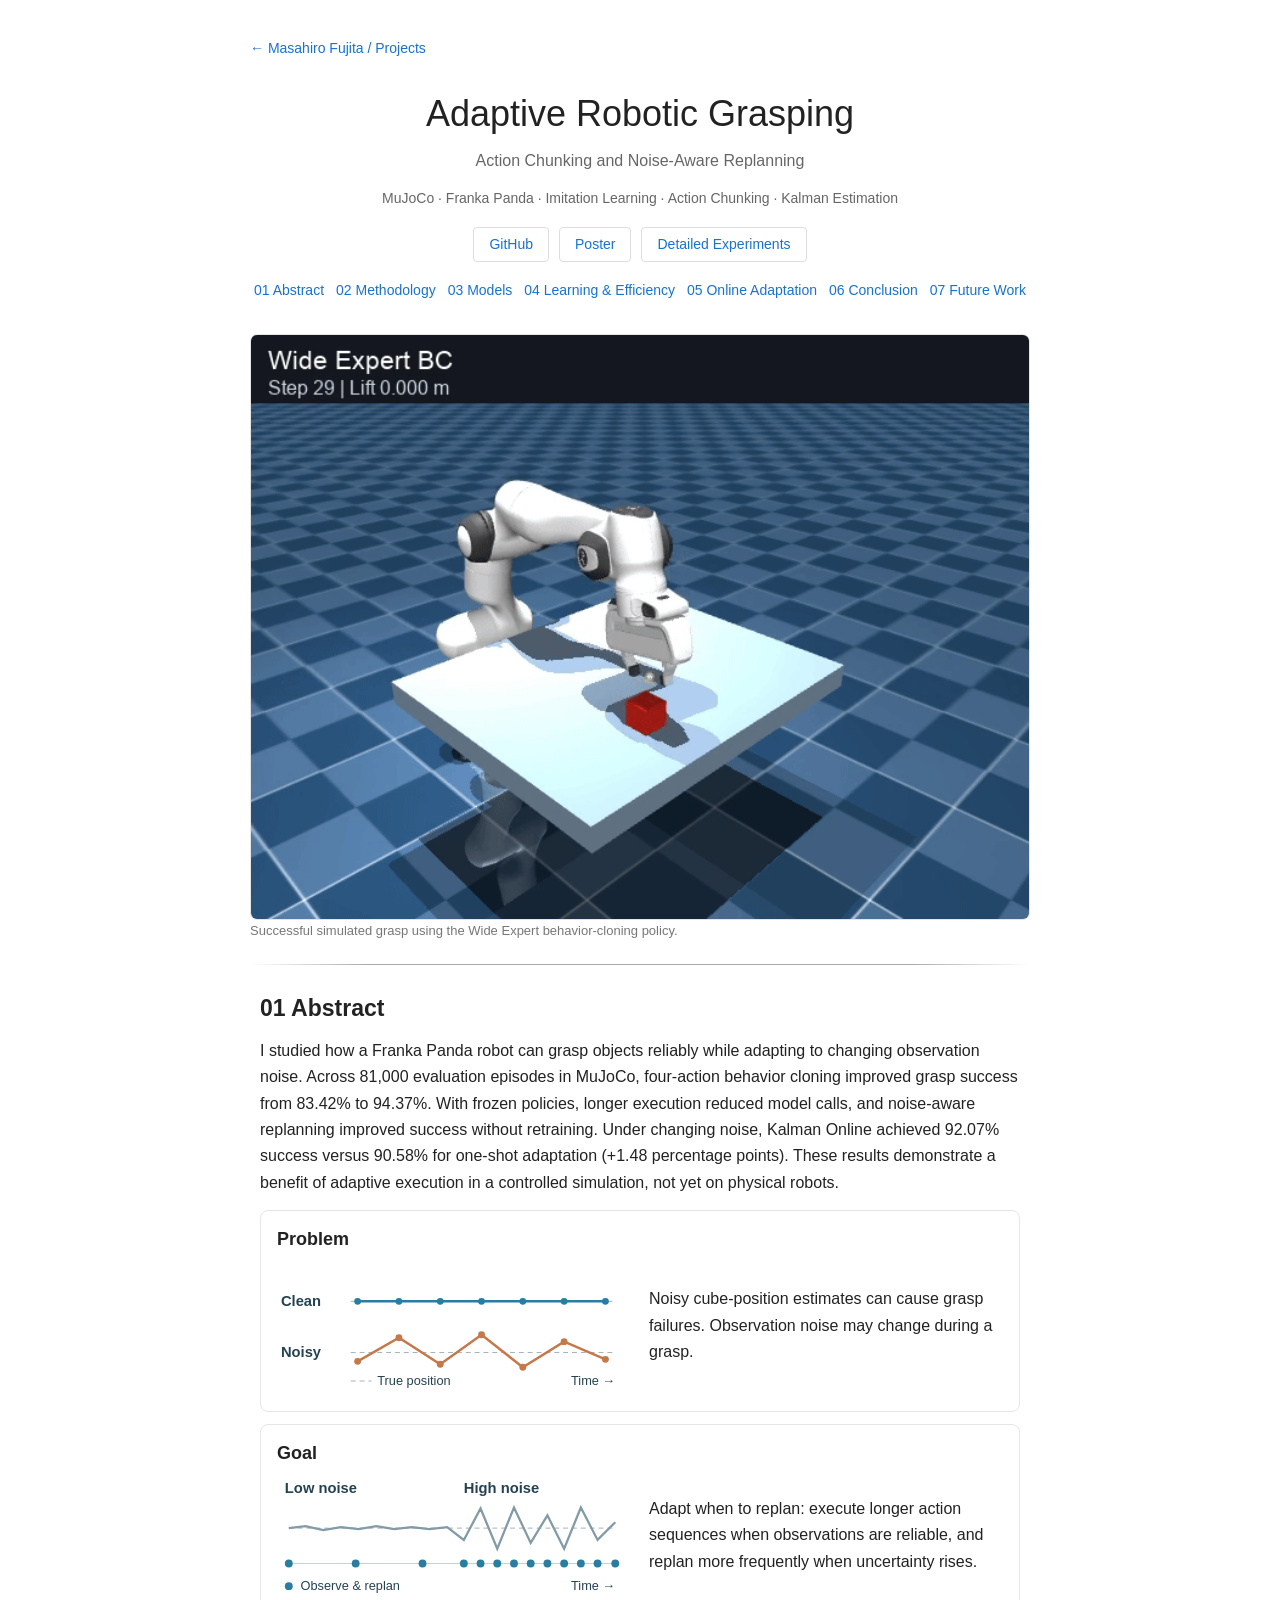
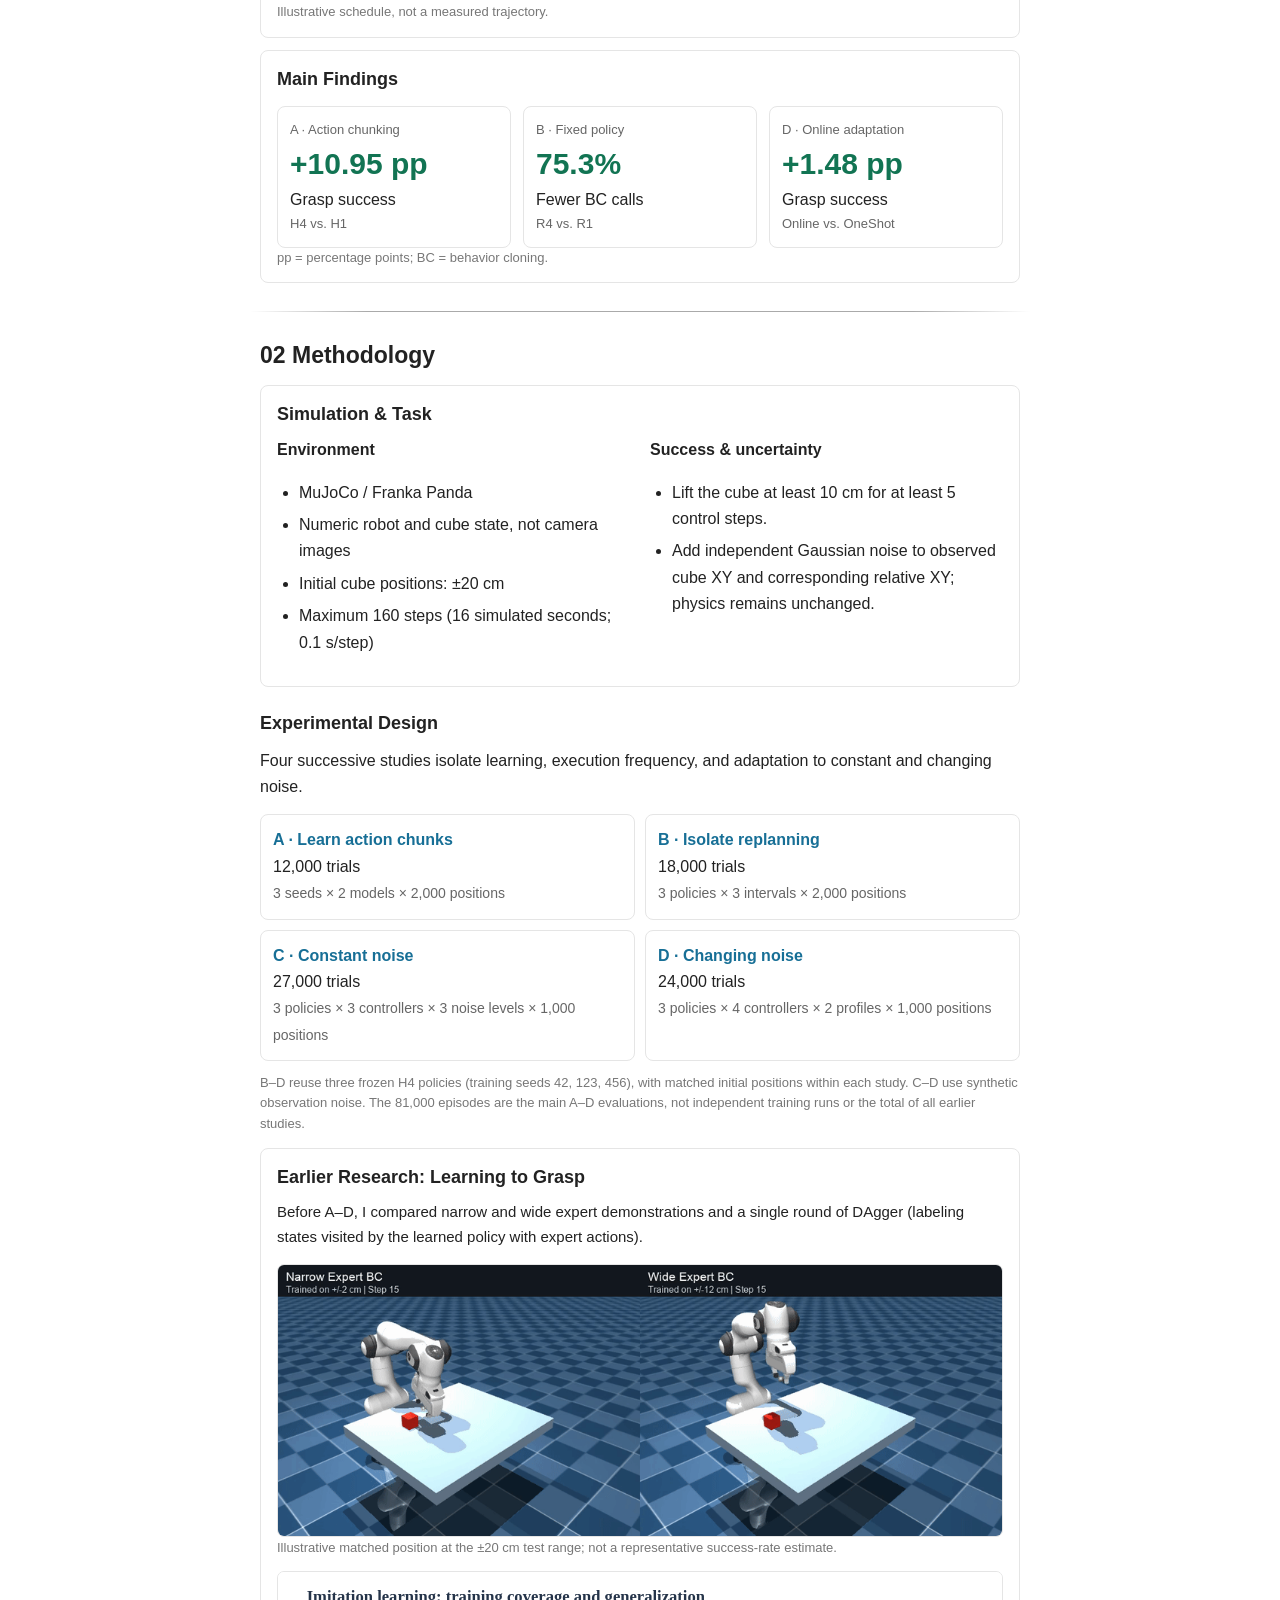
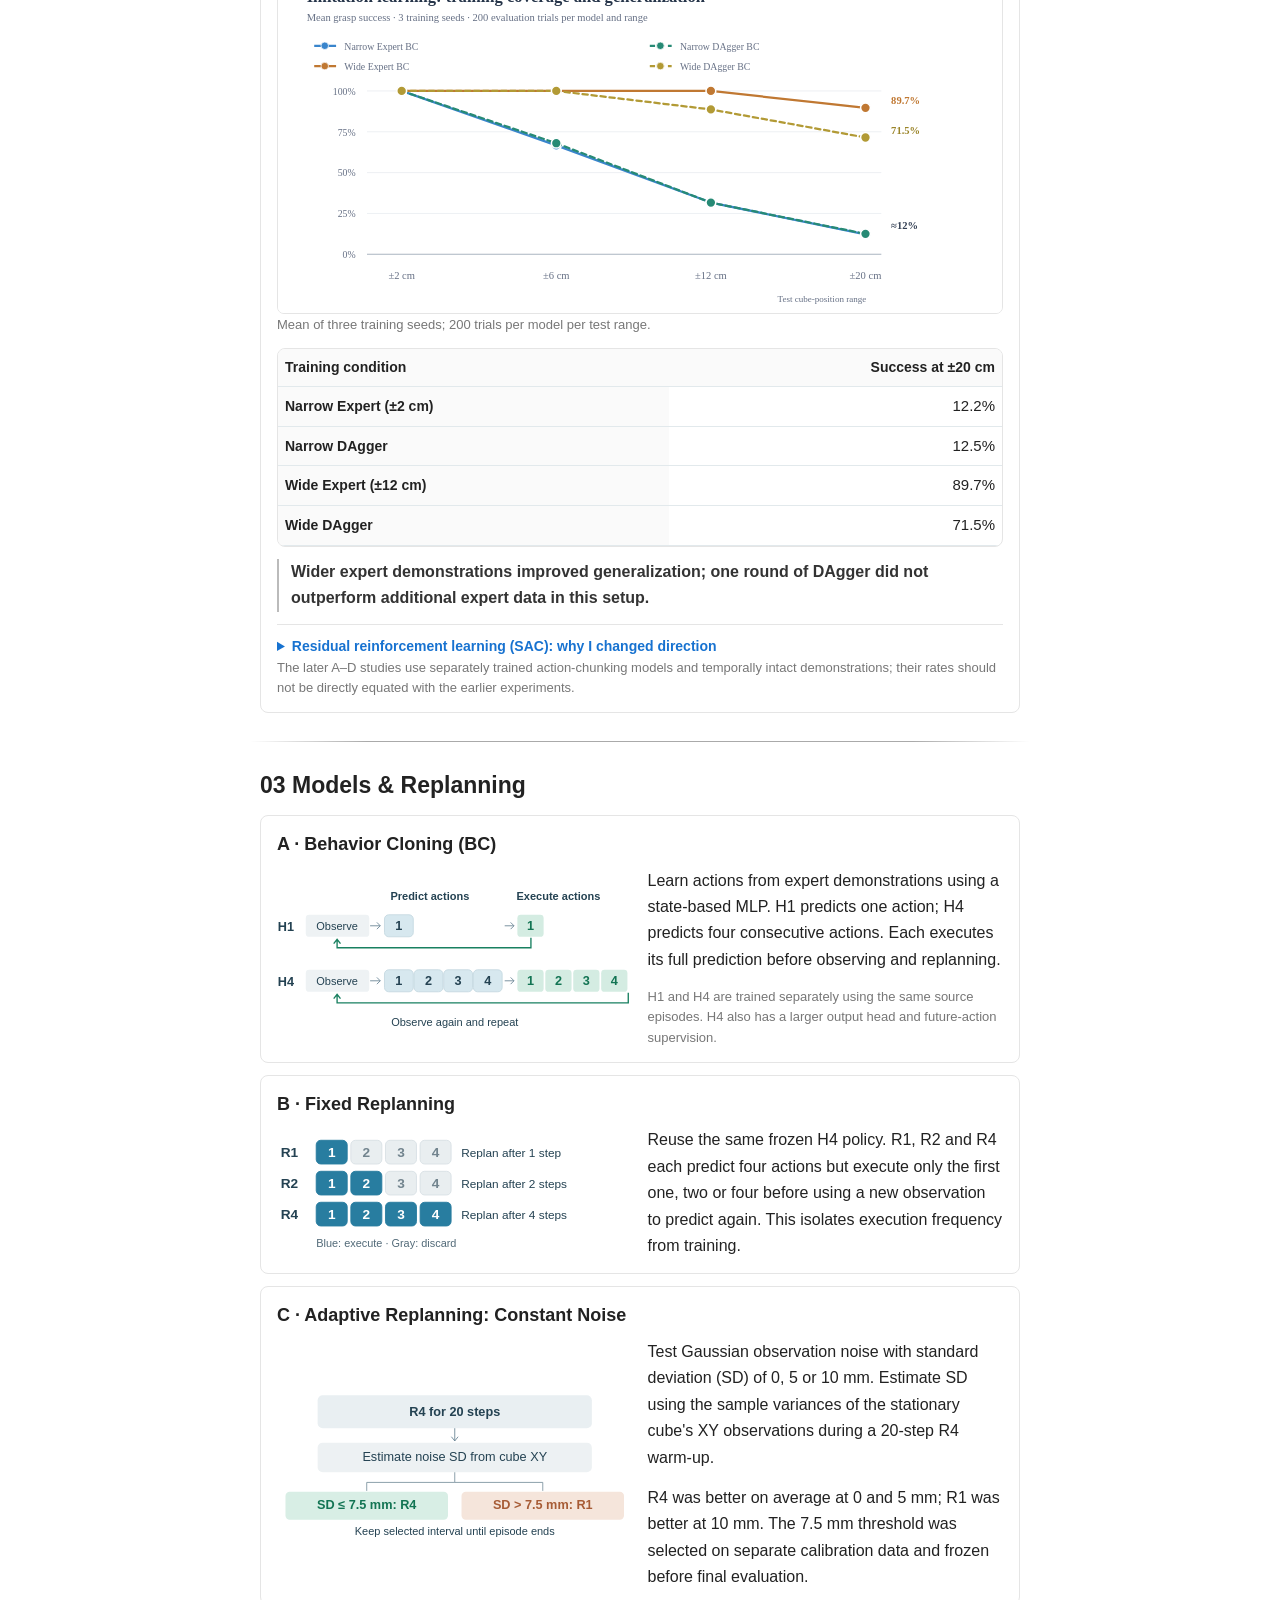
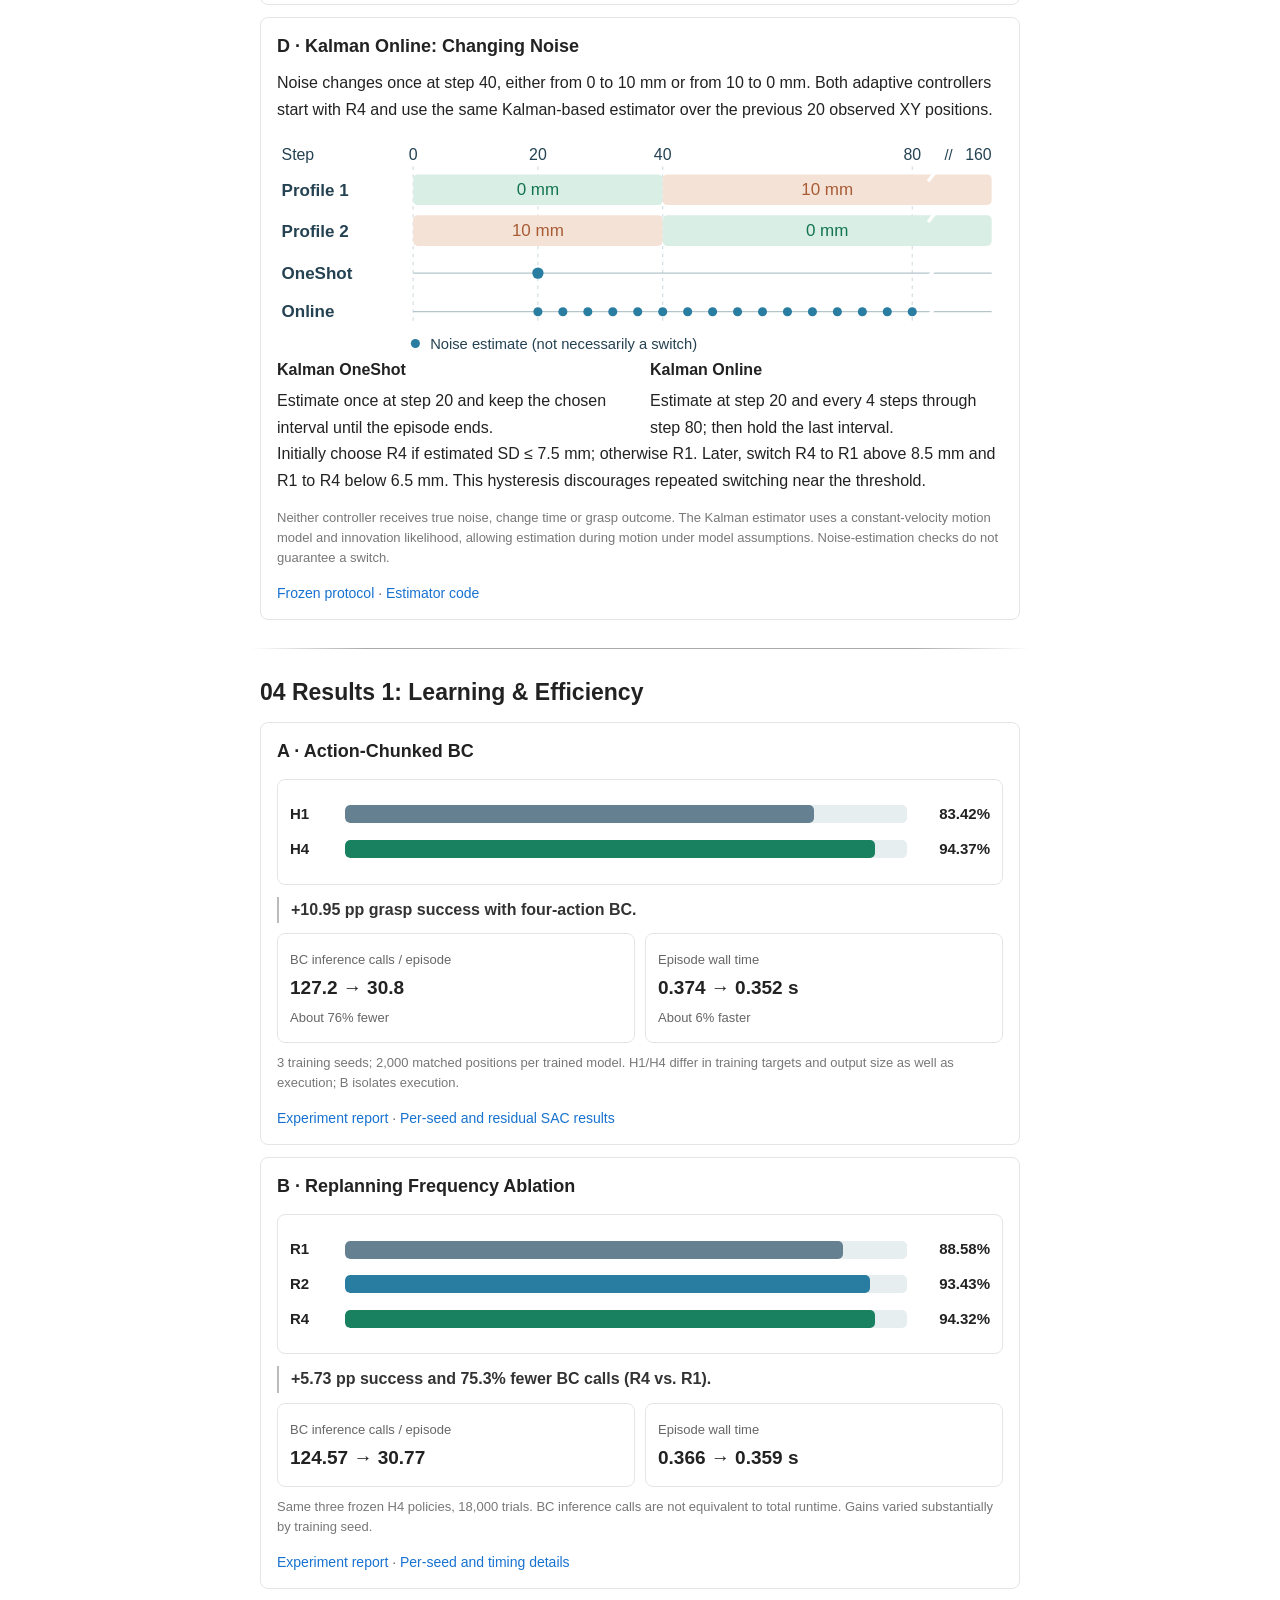
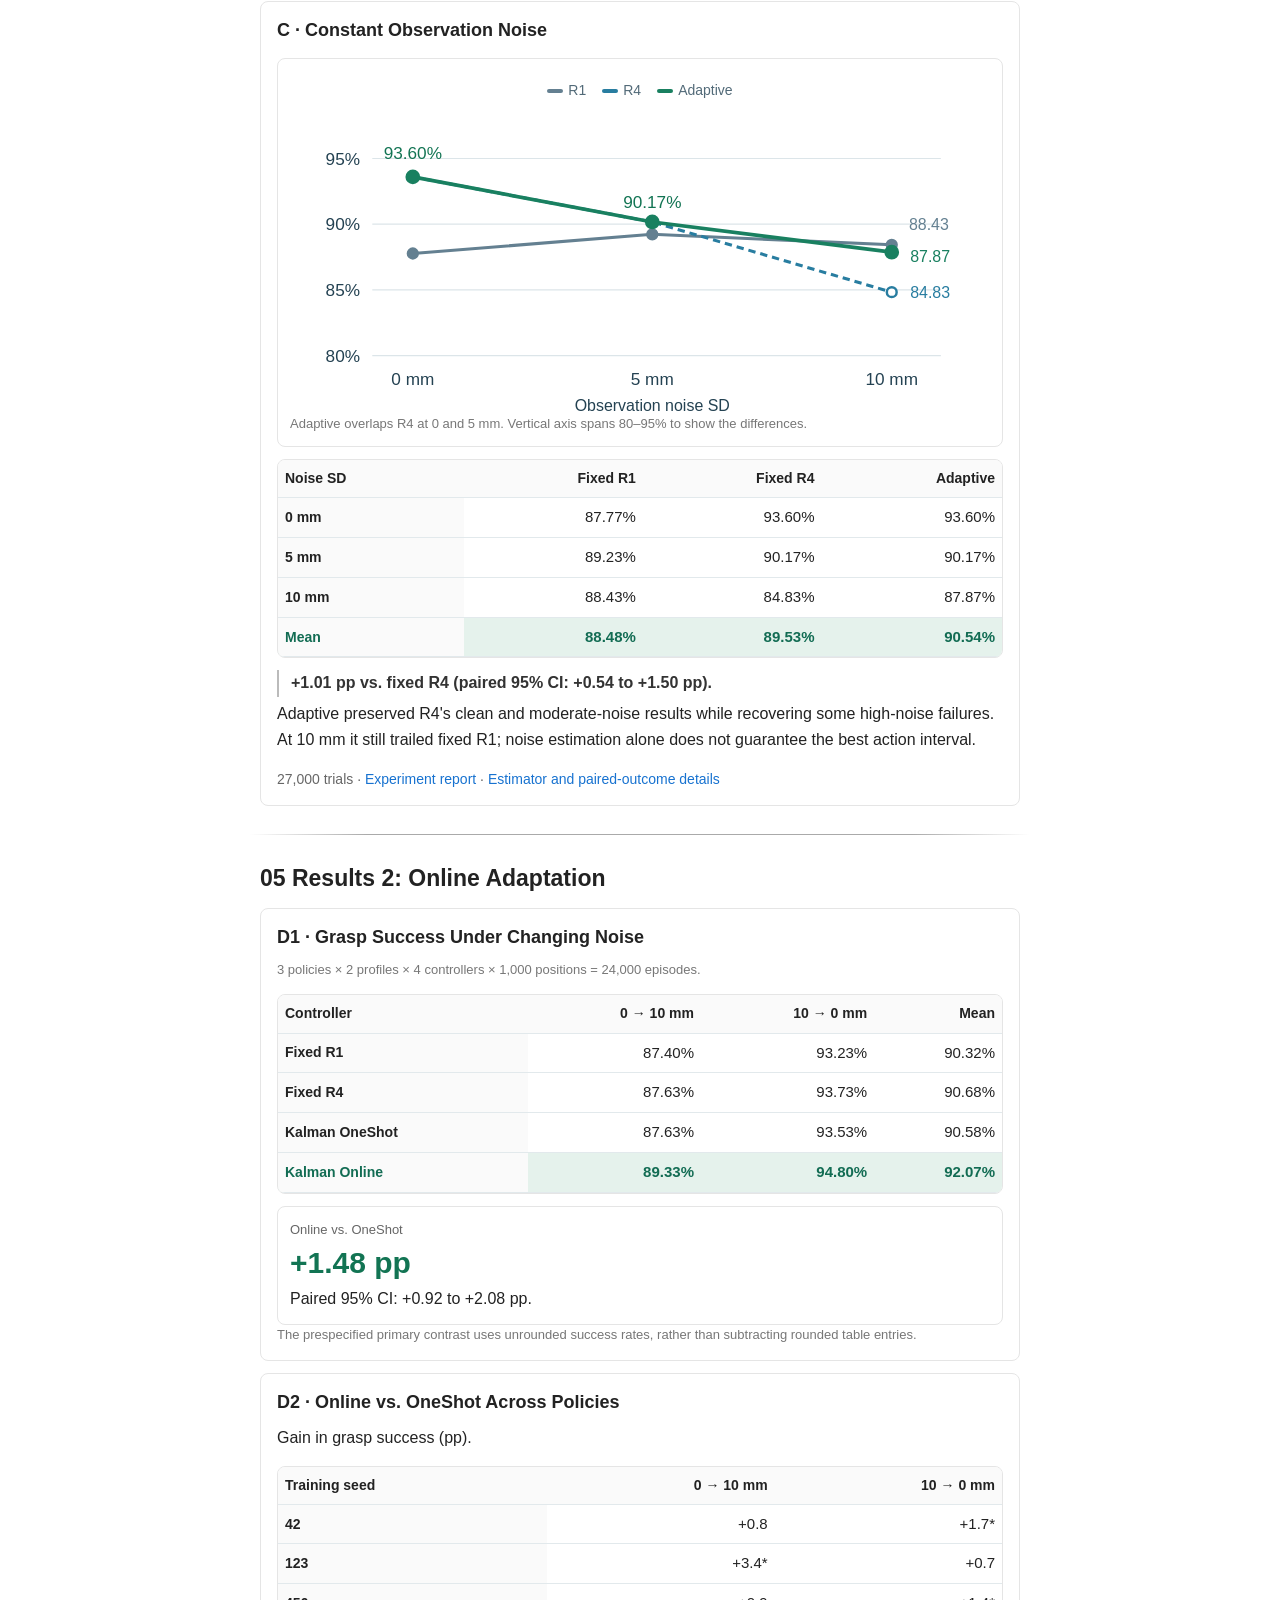
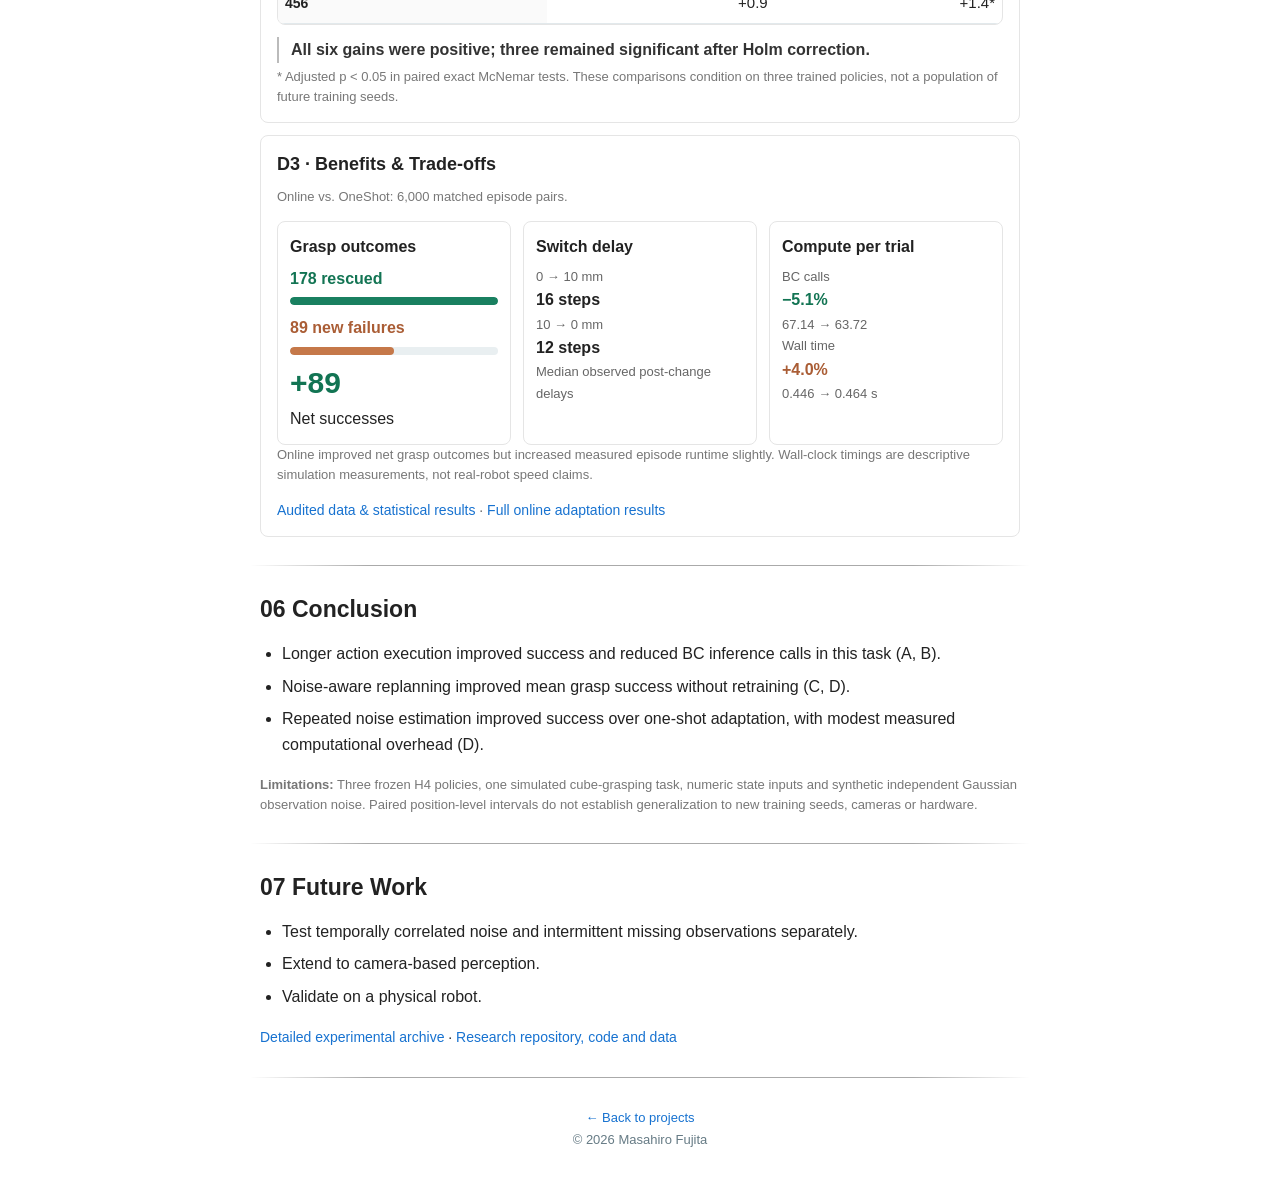
<file: projects/franka-grasping.html>
<!doctype html><html lang="en"><head><meta charset="utf-8"><meta name="viewport" content="width=device-width,initial-scale=1"><meta name="description" content="Adaptive robotic grasping in MuJoCo with Franka Panda: action-chunked behavior cloning and online replanning under changing observation noise."><title>Adaptive Robotic Grasping | Masahiro Fujita</title><style>
*{box-sizing:border-box}body{margin:0;background:white;color:#19384a;font:16px/1.55 Arial,Helvetica,sans-serif}main{max-width:960px;margin:auto;padding:28px 22px}a{color:#176f96}a:focus-visible{outline:3px solid #176f96;outline-offset:3px}header{padding:28px 0 20px}h1{font-size:clamp(30px,5vw,48px);line-height:1.1;margin:0 0 14px}h2{font-size:27px;margin:0 0 14px;border-bottom:1px solid #b8cbd2;padding-bottom:6px}h3{font-size:20px;margin:0 0 8px}h4{margin:0 0 5px;font-size:17px}p{margin:0 0 10px}section{margin:25px 0}.panel{background:#e5edef;border-radius:13px;padding:16px;margin:12px 0}.white{background:white;border-radius:9px;padding:14px}.grid{display:grid;grid-template-columns:repeat(2,minmax(0,1fr));gap:12px}.three{grid-template-columns:repeat(3,minmax(0,1fr))}.buttons{display:flex;flex-wrap:wrap;gap:10px;margin:17px 0}.button{background:#176e8d;color:white;border-radius:7px;padding:10px 16px;text-decoration:none;font-weight:bold}.button.secondary{background:#344e69}nav{display:flex;gap:12px;flex-wrap:wrap;font-size:14px}figure{margin:12px 0}img,svg{display:block;width:100%;height:auto;border-radius:7px}figcaption,.note{font-size:14px;color:#526a78}.claim{font-weight:bold;color:#127453;margin:12px 0 4px}.scroll{overflow-x:auto}table{border-collapse:collapse;width:100%;min-width:540px;font-size:15px}th,td{text-align:left;padding:7px;border-bottom:1px solid #e2e9ec}td{min-width:94px}.meter{background:#e9eff1;height:8px;border-radius:5px;overflow:hidden}.meter span{height:100%;display:block}.best{color:#176f96}.cost>div{display:grid;grid-template-columns:minmax(145px,1.3fr) 2fr 65px;gap:8px;align-items:center;padding:5px 0}.cost>div>b{text-align:right}.big{font-size:clamp(32px,6vw,53px);font-weight:bold;color:#127453;line-height:1.2}.tree{text-align:center}.tree .grid{margin-top:10px}.tree .white{border:1px solid #c7d8de}.formula{font-weight:bold;text-align:center;font-size:22px;padding:12px}ul{padding-left:22px}li{margin:6px 0}details{margin:12px 0}summary{cursor:pointer;font-weight:bold}footer{color:#667b85;font-size:14px;margin-top:24px}@media(max-width:600px){main{padding:18px 13px}.grid:not(.maze){grid-template-columns:1fr}.panel{padding:12px}.cost>div{grid-template-columns:125px 1fr 55px;font-size:13px}h2{font-size:23px}}
body{background:#fff;color:#222;font:16px/1.65 Arial,Helvetica,sans-serif}main{width:min(840px,100%);max-width:none;margin:auto;padding:35px 30px 22px}a{color:#1772d0;text-decoration:none}a:hover{color:#c77515}.back{font-size:14px}header{text-align:center;padding:30px 0 20px}h1{font-size:36px;line-height:1.25;font-weight:400;margin:0 0 12px}h2{font-size:23px;line-height:1.3;font-weight:600;border:0;padding:0;margin:0 0 14px}h3{font-size:18px;margin:22px 0 9px}h4{font-size:16px}p{margin:0 0 14px}.subtitle,.tags{color:#666;margin:0 0 12px}.tags{font-size:14px}hr{border:0;height:1px;background:linear-gradient(to right,transparent,#aaa 15%,#aaa 85%,transparent);margin:23px 0 29px}section{padding:0 10px;margin:0 0 28px}.panel{background:transparent;border-radius:0;padding:0;margin:18px 0 24px}.white{background:transparent;border-radius:0;padding:0}.tree .white{border:1px solid #e5e5e5;border-radius:6px;padding:8px}.buttons{justify-content:center}.button,.button.secondary{background:#fff;color:#1772d0;border:1px solid #ddd;border-radius:4px;padding:5px 15px;font-size:14px;font-weight:400}nav{justify-content:center}.claim{color:#333;border-left:2px solid #bbb;padding-left:12px}.diagram{max-width:100%;height:auto}.illustrated{display:grid;grid-template-columns:minmax(0,1fr) minmax(0,1fr);gap:18px;align-items:center;margin:12px 0 20px}.factor{display:grid;grid-template-columns:110px 1fr;gap:10px;align-items:center}.factor h4{grid-column:1/-1}.grid{gap:20px}figure img{border:1px solid #e5e5e5}figcaption,.note{font-size:13px;color:#777}.formula{color:#287da0}.big{font-size:38px}.scroll{border:1px solid #e5e5e5;border-radius:8px}.chart-wrap{overflow-x:auto;border:1px solid #e5e5e5;border-radius:8px;padding:8px}.chart-wrap svg{min-width:620px}footer{font-size:13px} @media(max-width:600px){main{padding:25px 21px 15px}h1{font-size:29px}section{padding:0}.illustrated{grid-template-columns:1fr}.factor{grid-template-columns:100px 1fr}.grid.three.maze{gap:8px}}.outline-card{border:1px solid #e5e5e5;border-radius:8px;padding:14px 16px;background:#fff;margin:12px 0}.outline-card h3{margin:0 0 8px}.outline-card .illustrated{margin:8px 0}.outline-card p:last-child{margin-bottom:0}.model-grid{gap:12px;margin:16px 0}.model-grid .outline-card{margin:0}.model-card{margin:16px 0}.maze-label{text-align:center;margin-bottom:5px}.maze-crop{position:relative;overflow:hidden;aspect-ratio:479/479;border:1px solid #e5e5e5}.maze-crop img{position:absolute;width:114.2%;max-width:none;height:auto;left:-7.1%;top:-16.7%;border:0;border-radius:0}.maze figcaption{text-align:center}.design-tree{margin:16px auto;max-width:680px}.tree p{margin-top:8px}.button:hover,.button.secondary:hover{color:#c77515}.button:hover,.button.secondary:hover{color:#c77515}.button:hover,.button.secondary:hover{color:#c77515;border-color:#c77515}.buttons .button:hover,.buttons .button.secondary:hover{color:#c77515;border-color:#c77515}
.franka-hero{max-width:100%;margin:12px auto 18px}.franka-hero img{width:100%;height:auto}.section-lead{margin-bottom:16px}.finding-grid{display:grid;grid-template-columns:repeat(3,minmax(0,1fr));gap:12px;margin:12px 0}.metric{padding:12px;border:1px solid #e5e5e5;border-radius:8px}.metric strong{display:block;color:#127453;font-size:30px;line-height:1.2;font-variant-numeric:tabular-nums;margin:5px 0}.metric small{display:block;color:#666;font-size:13px}.outline-card .finding-grid{margin-bottom:0}.study-grid{display:grid;grid-template-columns:repeat(2,minmax(0,1fr));gap:10px;margin:12px 0}.study-grid a{display:block;color:inherit;border:1px solid #e5e5e5;border-radius:8px;padding:12px}.study-grid a:hover{border-color:#c77515}.study-grid b{display:block;color:#176f96}.study-grid span{font-size:14px;color:#666}.model-block{display:grid;grid-template-columns:1fr 1fr;gap:15px;align-items:center}.model-block p:last-child{margin-bottom:0}.diagram text{font-family:Arial,Helvetica,sans-serif}.diagram{border:0;border-radius:0}.method-note{font-size:14px;color:#666;margin:8px 0}.graph{border:1px solid #e5e5e5;border-radius:8px;padding:12px;margin:12px 0;background:#fff}.bar-row{display:grid;grid-template-columns:45px 1fr 73px;gap:10px;align-items:center;margin:10px 0;font-size:15px}.bar-track{background:#e7eef0;border-radius:5px;height:18px;overflow:hidden}.bar-fill{display:block;height:100%;border-radius:5px;background:#648091}.bar-fill.b{background:#287da0}.bar-fill.g{background:#198060}.bar-value{text-align:right;font-weight:bold;font-variant-numeric:tabular-nums}.legend{display:flex;gap:16px;flex-wrap:wrap;justify-content:center;font-size:14px;color:#526a78;margin:8px 0}.swatch{display:inline-block;width:16px;height:4px;vertical-align:middle;margin-right:5px;border-radius:3px}.stats{display:grid;grid-template-columns:repeat(2,minmax(0,1fr));gap:10px;margin:10px 0}.stats div{border:1px solid #e5e5e5;border-radius:8px;padding:12px}.stats b{display:block;font-size:19px;font-variant-numeric:tabular-nums}.stats small{font-size:13px;color:#666}.highlight-row{background:#e5f2ec;font-weight:bold;color:#126c53}.franka-table{min-width:460px}.franka-table th,.franka-table td{font-variant-numeric:tabular-nums;text-align:right;white-space:nowrap}.franka-table th:first-child,.franka-table td:first-child{text-align:left}.franka-table td{min-width:0}.franka-table th{background:#fafafa;font-size:14px}.evidence{font-size:14px;color:#666;margin:9px 0 0}.outcome-track{height:8px;background:#e9eff1;border-radius:4px;margin:5px 0 10px;overflow:hidden}.outcome-track span{display:block;height:100%;border-radius:4px}.detail-link{font-size:14px}.early-summary{font-size:15px}.outline-card details{border-top:1px solid #e5e5e5;margin:12px 0 0;padding-top:10px}.outline-card details summary{color:#1772d0;font-size:14px}.outline-card details[open] summary{margin-bottom:12px}.archive-link{font-size:14px}section[id],h3[id]{scroll-margin-top:12px}.note{line-height:1.55}.svg-scroll{overflow-x:auto}.svg-scroll svg{min-width:400px}.compact-dots{max-width:100%}.rescue{color:#127453}.regression{color:#aa5d35}footer{text-align:center} @media(max-width:600px){.finding-grid,.study-grid,.model-block{grid-template-columns:1fr}.finding-grid{gap:8px}.metric{padding:10px 12px}.metric strong{font-size:27px}.stats{gap:8px}.stats div{padding:10px}.stats b{font-size:17px}.bar-row{grid-template-columns:40px 1fr 66px;gap:7px}.outline-card{padding:12px}.svg-scroll svg{min-width:390px}}</style></head><body><main>
<a class="back" href="../index.html#projects">← Masahiro Fujita / Projects</a>
<header><h1>Adaptive Robotic Grasping</h1><p class="subtitle">Action Chunking and Noise-Aware Replanning</p><p class="tags">MuJoCo · Franka Panda · Imitation Learning · Action Chunking · Kalman Estimation</p><div class="buttons"><a class="button" href="https://github.com/fujitamasahir/franka-grasping-learning" target="_blank" rel="noopener">GitHub</a><a class="button" href="../assets/franka/franka-grasping-poster.pdf" target="_blank" rel="noopener">Poster</a><a class="button secondary" href="franka-grasping-details.html">Detailed Experiments</a></div><nav aria-label="Page sections"><a href="#s1">01 Abstract</a><a href="#s2">02 Methodology</a><a href="#s3">03 Models</a><a href="#s4">04 Learning &amp; Efficiency</a><a href="#s5">05 Online Adaptation</a><a href="#s6">06 Conclusion</a><a href="#s7">07 Future Work</a></nav></header>
<figure class="franka-hero"><img src="../assets/franka/franka-main.gif" alt="Franka Panda robot grasps and lifts a cube in MuJoCo"><figcaption>Successful simulated grasp using the Wide Expert behavior-cloning policy.</figcaption></figure>
<hr><section id="s1"><h2 id="abstract-heading">01 Abstract</h2><p>I studied how a Franka Panda robot can grasp objects reliably while adapting to changing observation noise. Across 81,000 evaluation episodes in MuJoCo, four-action behavior cloning improved grasp success from 83.42% to 94.37%. With frozen policies, longer execution reduced model calls, and noise-aware replanning improved success without retraining. Under changing noise, Kalman Online achieved 92.07% success versus 90.58% for one-shot adaptation (+1.48 percentage points). These results demonstrate a benefit of adaptive execution in a controlled simulation, not yet on physical robots.</p>
<article class="outline-card"><h3>Problem</h3><div class="illustrated"><svg class="diagram" viewBox="0 0 360 128" role="img" aria-label="Clean and noisy observations of a stationary cube; dashed lines show the true position." xmlns="http://www.w3.org/2000/svg"><g font-family="Arial,Helvetica,sans-serif" font-size="15" fill="#244252"><text x="4" y="44" font-weight="bold">Clean</text><path d="M75 39H344" stroke="#a1b2bc" stroke-dasharray="5 4"/><polyline points="82,39 124,39 166,39 208,39 250,39 292,39 334,39" fill="none" stroke="#287da0" stroke-width="2.5"/><circle cx="82" cy="39" r="3.5" fill="#287da0"/><circle cx="124" cy="39" r="3.5" fill="#287da0"/><circle cx="166" cy="39" r="3.5" fill="#287da0"/><circle cx="208" cy="39" r="3.5" fill="#287da0"/><circle cx="250" cy="39" r="3.5" fill="#287da0"/><circle cx="292" cy="39" r="3.5" fill="#287da0"/><circle cx="334" cy="39" r="3.5" fill="#287da0"/><text x="4" y="96" font-weight="bold">Noisy</text><path d="M75 91H344" stroke="#a1b2bc" stroke-dasharray="5 4"/><polyline points="82,100 124,76 166,103 208,73 250,106 292,80 334,98" fill="none" stroke="#c57849" stroke-width="2.5"/><circle cx="82" cy="100" r="3.5" fill="#c57849"/><circle cx="124" cy="76" r="3.5" fill="#c57849"/><circle cx="166" cy="103" r="3.5" fill="#c57849"/><circle cx="208" cy="73" r="3.5" fill="#c57849"/><circle cx="250" cy="106" r="3.5" fill="#c57849"/><circle cx="292" cy="80" r="3.5" fill="#c57849"/><circle cx="334" cy="98" r="3.5" fill="#c57849"/><path d="M75 120H96" stroke="#a1b2bc" stroke-dasharray="5 4"/><text x="102" y="124" font-size="13">True position</text><text x="344" y="124" text-anchor="end" font-size="13">Time →</text></g></svg><p>Noisy cube-position estimates can cause grasp failures. Observation noise may change during a grasp.</p></div></article>
<article class="outline-card"><h3>Goal</h3><div class="illustrated"><svg class="diagram" viewBox="0 0 360 120" role="img" aria-label="Illustrative replanning schedule: sparse dots when noise is low, frequent dots when noise is high." xmlns="http://www.w3.org/2000/svg"><g font-family="Arial,Helvetica,sans-serif" font-size="15" fill="#244252"><text x="8" y="17" font-weight="bold">Low noise</text><text x="190" y="17" font-weight="bold">High noise</text><path d="M12 53H344" stroke="#a1b2bc" stroke-dasharray="5 4"/><path d="M12 53 L29 51 L47 55 L65 52 L83 54 L101 51 L119 54 L137 52 L155 54 L173 52 L190 65 L207 33 L224 74 L241 32 L258 68 L275 40 L292 74 L309 32 L326 65 L344 47" fill="none" stroke="#829ba7" stroke-width="2.3"/><path d="M12 89H344" stroke="#c5d1d6"/><circle cx="12" cy="89" r="4" fill="#287da0"/><circle cx="80" cy="89" r="4" fill="#287da0"/><circle cx="148" cy="89" r="4" fill="#287da0"/><circle cx="190" cy="89" r="4" fill="#287da0"/><circle cx="207" cy="89" r="4" fill="#287da0"/><circle cx="224" cy="89" r="4" fill="#287da0"/><circle cx="241" cy="89" r="4" fill="#287da0"/><circle cx="258" cy="89" r="4" fill="#287da0"/><circle cx="275" cy="89" r="4" fill="#287da0"/><circle cx="292" cy="89" r="4" fill="#287da0"/><circle cx="309" cy="89" r="4" fill="#287da0"/><circle cx="326" cy="89" r="4" fill="#287da0"/><circle cx="344" cy="89" r="4" fill="#287da0"/><circle cx="12" cy="112" r="4" fill="#287da0"/><text x="24" y="116" font-size="13">Observe &amp; replan</text><text x="344" y="116" font-size="13" text-anchor="end">Time →</text></g></svg><p>Adapt when to replan: execute longer action sequences when observations are reliable, and replan more frequently when uncertainty rises.</p></div><p class="note">Illustrative schedule, not a measured trajectory.</p></article>
<article class="outline-card"><h3>Main Findings</h3><div class="finding-grid"><div class="metric"><small>A · Action chunking</small><strong>+10.95 pp</strong>Grasp success<small>H4 vs. H1</small></div><div class="metric"><small>B · Fixed policy</small><strong>75.3%</strong>Fewer BC calls<small>R4 vs. R1</small></div><div class="metric"><small>D · Online adaptation</small><strong>+1.48 pp</strong>Grasp success<small>Online vs. OneShot</small></div></div><p class="note">pp = percentage points; BC = behavior cloning.</p></article></section>
<hr><section id="s2"><h2>02 Methodology</h2><article class="outline-card"><h3>Simulation &amp; Task</h3><div class="grid"><div><h4>Environment</h4><ul><li>MuJoCo / Franka Panda</li><li>Numeric robot and cube state, not camera images</li><li>Initial cube positions: ±20 cm</li><li>Maximum 160 steps (16 simulated seconds; 0.1 s/step)</li></ul></div><div><h4>Success &amp; uncertainty</h4><ul><li>Lift the cube at least 10 cm for at least 5 control steps.</li><li>Add independent Gaussian noise to observed cube XY and corresponding relative XY; physics remains unchanged.</li></ul></div></div></article>
<h3>Experimental Design</h3><p>Four successive studies isolate learning, execution frequency, and adaptation to constant and changing noise.</p><div class="study-grid"><a href="#result-a"><b>A · Learn action chunks</b>12,000 trials<br><span>3 seeds × 2 models × 2,000 positions</span></a><a href="#result-b"><b>B · Isolate replanning</b>18,000 trials<br><span>3 policies × 3 intervals × 2,000 positions</span></a><a href="#result-c"><b>C · Constant noise</b>27,000 trials<br><span>3 policies × 3 controllers × 3 noise levels × 1,000 positions</span></a><a href="#s5"><b>D · Changing noise</b>24,000 trials<br><span>3 policies × 4 controllers × 2 profiles × 1,000 positions</span></a></div><p class="note">B–D reuse three frozen H4 policies (training seeds 42, 123, 456), with matched initial positions within each study. C–D use synthetic observation noise. The 81,000 episodes are the main A–D evaluations, not independent training runs or the total of all earlier studies.</p>
<article class="outline-card" id="baseline-heading"><h3>Earlier Research: Learning to Grasp</h3><p class="early-summary">Before A–D, I compared narrow and wide expert demonstrations and a single round of DAgger (labeling states visited by the learned policy with expert actions).</p><figure><img loading="lazy" src="../assets/franka/franka-comparison.gif" alt="Matched example: Narrow Expert fails and Wide Expert succeeds"><figcaption>Illustrative matched position at the ±20 cm test range; not a representative success-rate estimate.</figcaption></figure><figure><img loading="lazy" src="../assets/franka/franka-bc-dagger-coverage.svg" alt="Success across ±2, ±6, ±12 and ±20 cm test ranges for four data-collection conditions"><figcaption>Mean of three training seeds; 200 trials per model per test range.</figcaption></figure><div class="scroll"><table class="franka-table"><thead><tr><th scope="col">Training condition</th><th scope="col">Success at ±20 cm</th></tr></thead><tbody><tr><th scope="row">Narrow Expert (±2 cm)</th><td>12.2%</td></tr><tr><th scope="row">Narrow DAgger</th><td>12.5%</td></tr><tr><th scope="row">Wide Expert (±12 cm)</th><td>89.7%</td></tr><tr><th scope="row">Wide DAgger</th><td>71.5%</td></tr></tbody></table></div><p class="claim">Wider expert demonstrations improved generalization; one round of DAgger did not outperform additional expert data in this setup.</p><details><summary>Residual reinforcement learning (SAC): why I changed direction</summary><p>I froze a strong BC policy and trained SAC to correct XYZ by up to ±5 mm per axis, leaving the gripper under BC control. Corrections sometimes rescued grasps but also introduced failures. A selected checkpoint improved from 93.9% to 95.7% on an exploratory 1,000-position test, while two other seeds performed worse.</p><figure><img loading="lazy" src="../assets/franka/franka-sac-heldout-1000.svg" alt="BC and three residual SAC checkpoints"><figcaption>Results subsequently informed checkpoint selection; exploratory, not independent confirmation of the chosen checkpoint.</figcaption></figure><p>Spatial gates did not reliably transfer across seeds; policy-specific gates often abstained. A preregistered ten-seed replication did not establish a reliable benefit from stronger residual regularization. With action-chunked BC, SAC increased mean success from 94.37% to 95.33% but did not reliably provide a greater benefit than with H1. I therefore focused on the learned base policy and execution timing.</p><p class="detail-link"><a href="franka-grasping-details.html#sac-heading">Full SAC, gating, regularization and replication results</a></p></details><p class="note">The later A–D studies use separately trained action-chunking models and temporally intact demonstrations; their rates should not be directly equated with the earlier experiments.</p></article></section>
<hr><section id="s3"><h2>03 Models &amp; Replanning</h2>
<article class="outline-card"><h3>A · Behavior Cloning (BC)</h3><div class="model-block"><div><svg class="diagram" viewBox="0 0 420 170" role="img" aria-label="H1 predicts and executes one action. H4 predicts and executes four actions. Both observe again and repeat." xmlns="http://www.w3.org/2000/svg"><g font-family="Arial,Helvetica,sans-serif" font-size="15" fill="#244252"><text x="134" y="16" font-size="13" font-weight="bold">Predict actions</text><text x="283" y="16" font-size="13" font-weight="bold">Execute actions</text><text x="1" y="53" font-weight="bold">H1</text><rect x="34" y="34" width="75" height="26" rx="4" fill="#eef2f4"/><text x="71" y="52" text-anchor="middle" font-size="13">Observe</text><path d="M110 47h12m-4 -4 4 4 -4 4" stroke="#648091" fill="none"/><rect x="127" y="34" width="34" height="26" rx="5" fill="#d7e8ef" stroke="#c4d8e0"/><text x="144" y="52" text-anchor="middle" font-weight="bold" fill="#244252">1</text><path d="M269 47h11m-4 -4 4 4 -4 4" stroke="#648091" fill="none"/><rect x="284" y="34" width="31" height="26" rx="4" fill="#d4ece2"/><text x="299.5" y="52" fill="#127453" text-anchor="middle" font-weight="bold">1</text><path d="M300 61v12H71v-10m-4 5 4-5 4 5" fill="none" stroke="#198060" stroke-width="1.6"/><text x="1" y="118" font-weight="bold">H4</text><rect x="34" y="99" width="75" height="26" rx="4" fill="#eef2f4"/><text x="71" y="117" text-anchor="middle" font-size="13">Observe</text><path d="M110 112h12m-4 -4 4 4 -4 4" stroke="#648091" fill="none"/><rect x="127" y="99" width="34" height="26" rx="5" fill="#d7e8ef" stroke="#c4d8e0"/><text x="144" y="117" text-anchor="middle" font-weight="bold" fill="#244252">1</text><rect x="162" y="99" width="34" height="26" rx="5" fill="#d7e8ef" stroke="#c4d8e0"/><text x="179" y="117" text-anchor="middle" font-weight="bold" fill="#244252">2</text><rect x="197" y="99" width="34" height="26" rx="5" fill="#d7e8ef" stroke="#c4d8e0"/><text x="214" y="117" text-anchor="middle" font-weight="bold" fill="#244252">3</text><rect x="232" y="99" width="34" height="26" rx="5" fill="#d7e8ef" stroke="#c4d8e0"/><text x="249" y="117" text-anchor="middle" font-weight="bold" fill="#244252">4</text><path d="M269 112h11m-4 -4 4 4 -4 4" stroke="#648091" fill="none"/><rect x="284" y="99" width="31" height="26" rx="4" fill="#d4ece2"/><text x="299.5" y="117" fill="#127453" text-anchor="middle" font-weight="bold">1</text><rect x="317" y="99" width="31" height="26" rx="4" fill="#d4ece2"/><text x="332.5" y="117" fill="#127453" text-anchor="middle" font-weight="bold">2</text><rect x="350" y="99" width="31" height="26" rx="4" fill="#d4ece2"/><text x="365.5" y="117" fill="#127453" text-anchor="middle" font-weight="bold">3</text><rect x="383" y="99" width="31" height="26" rx="4" fill="#d4ece2"/><text x="398.5" y="117" fill="#127453" text-anchor="middle" font-weight="bold">4</text><path d="M415 126v12H71v-10m-4 5 4-5 4 5" fill="none" stroke="#198060" stroke-width="1.6"/><text x="210" y="165" text-anchor="middle" font-size="13">Observe again and repeat</text></g></svg></div><div><p>Learn actions from expert demonstrations using a state-based MLP. H1 predicts one action; H4 predicts four consecutive actions. Each executes its full prediction before observing and replanning.</p><p class="note">H1 and H4 are trained separately using the same source episodes. H4 also has a larger output head and future-action supervision.</p></div></div></article>
<article class="outline-card"><h3>B · Fixed Replanning</h3><div class="model-block"><div><svg class="diagram" viewBox="0 0 390 132" role="img" aria-label="R1, R2, and R4 all predict four actions; only the first one, two, or four are executed." xmlns="http://www.w3.org/2000/svg"><g font-family="Arial,Helvetica,sans-serif" font-size="15" fill="#244252"><text x="4" y="26" font-weight="bold">R1</text><rect x="43" y="8" width="34" height="26" rx="5" fill="#287da0" stroke="#287da0"/><text x="60" y="26" text-anchor="middle" font-weight="bold" fill="#fff">1</text><rect x="81" y="8" width="34" height="26" rx="5" fill="#e9eef0" stroke="#d9e1e5"/><text x="98" y="26" text-anchor="middle" font-weight="bold" fill="#72848e">2</text><rect x="119" y="8" width="34" height="26" rx="5" fill="#e9eef0" stroke="#d9e1e5"/><text x="136" y="26" text-anchor="middle" font-weight="bold" fill="#72848e">3</text><rect x="157" y="8" width="34" height="26" rx="5" fill="#e9eef0" stroke="#d9e1e5"/><text x="174" y="26" text-anchor="middle" font-weight="bold" fill="#72848e">4</text><text x="202" y="26" font-size="13">Replan after 1 step</text><text x="4" y="60" font-weight="bold">R2</text><rect x="43" y="42" width="34" height="26" rx="5" fill="#287da0" stroke="#287da0"/><text x="60" y="60" text-anchor="middle" font-weight="bold" fill="#fff">1</text><rect x="81" y="42" width="34" height="26" rx="5" fill="#287da0" stroke="#287da0"/><text x="98" y="60" text-anchor="middle" font-weight="bold" fill="#fff">2</text><rect x="119" y="42" width="34" height="26" rx="5" fill="#e9eef0" stroke="#d9e1e5"/><text x="136" y="60" text-anchor="middle" font-weight="bold" fill="#72848e">3</text><rect x="157" y="42" width="34" height="26" rx="5" fill="#e9eef0" stroke="#d9e1e5"/><text x="174" y="60" text-anchor="middle" font-weight="bold" fill="#72848e">4</text><text x="202" y="60" font-size="13">Replan after 2 steps</text><text x="4" y="94" font-weight="bold">R4</text><rect x="43" y="76" width="34" height="26" rx="5" fill="#287da0" stroke="#287da0"/><text x="60" y="94" text-anchor="middle" font-weight="bold" fill="#fff">1</text><rect x="81" y="76" width="34" height="26" rx="5" fill="#287da0" stroke="#287da0"/><text x="98" y="94" text-anchor="middle" font-weight="bold" fill="#fff">2</text><rect x="119" y="76" width="34" height="26" rx="5" fill="#287da0" stroke="#287da0"/><text x="136" y="94" text-anchor="middle" font-weight="bold" fill="#fff">3</text><rect x="157" y="76" width="34" height="26" rx="5" fill="#287da0" stroke="#287da0"/><text x="174" y="94" text-anchor="middle" font-weight="bold" fill="#fff">4</text><text x="202" y="94" font-size="13">Replan after 4 steps</text><text x="43" y="125" font-size="12" fill="#526a78">Blue: execute · Gray: discard</text></g></svg></div><p>Reuse the same frozen H4 policy. R1, R2 and R4 each predict four actions but execute only the first one, two or four before using a new observation to predict again. This isolates execution frequency from training.</p></div></article>
<article class="outline-card"><h3>C · Adaptive Replanning: Constant Noise</h3><div class="model-block"><div><svg class="diagram" viewBox="0 0 420 174" role="img" aria-label="Run R4 for 20 steps, estimate noise from stationary cube XY, then select R4 at or below 7.5 mm or R1 above it." xmlns="http://www.w3.org/2000/svg"><g font-family="Arial,Helvetica,sans-serif" font-size="15" fill="#244252"><rect x="48" y="5" width="324" height="39" rx="6" fill="#e9eff2"/><text x="210" y="29" text-anchor="middle" font-weight="bold">R4 for 20 steps</text><path d="M210 44v15m-4 -5 4 5 4-5" stroke="#648091" fill="none"/><rect x="48" y="61" width="324" height="35" rx="6" fill="#edf1f3"/><text x="210" y="83" text-anchor="middle">Estimate noise SD from cube XY</text><path d="M210 96v12H106v10M210 108H314v10" fill="none" stroke="#78909c"/><rect x="10" y="119" width="192" height="33" rx="5" fill="#d8eee5"/><text x="106" y="140" text-anchor="middle" font-weight="bold" fill="#127453">SD ≤ 7.5 mm: R4</text><rect x="218" y="119" width="192" height="33" rx="5" fill="#f5e5db"/><text x="314" y="140" text-anchor="middle" font-weight="bold" fill="#a75c36">SD &gt; 7.5 mm: R1</text><text x="210" y="170" text-anchor="middle" font-size="13">Keep selected interval until episode ends</text></g></svg></div><div><p>Test Gaussian observation noise with standard deviation (SD) of 0, 5 or 10 mm. Estimate SD using the sample variances of the stationary cube's XY observations during a 20-step R4 warm-up.</p><p>R4 was better on average at 0 and 5 mm; R1 was better at 10 mm. The 7.5 mm threshold was selected on separate calibration data and frozen before final evaluation.</p></div></div></article>
<article class="outline-card"><h3>D · Kalman Online: Changing Noise</h3><p>Noise changes once at step 40, either from 0 to 10 mm or from 10 to 0 mm. Both adaptive controllers start with R4 and use the same Kalman-based estimator over the previous 20 observed XY positions.</p><div class="svg-scroll"><svg class="diagram" viewBox="0 0 640 194" role="img" aria-label="Two noise profiles switch at step 40. OneShot estimates at step 20 only; Online estimates at steps 20 to 80 every four steps. Axis break after step 80." xmlns="http://www.w3.org/2000/svg"><g font-family="Arial,Helvetica,sans-serif" font-size="15" fill="#244252"><text x="4" y="20" font-size="14">Step</text><text x="120" y="20" text-anchor="middle" font-size="14">0</text><text x="230" y="20" text-anchor="middle" font-size="14">20</text><text x="340" y="20" text-anchor="middle" font-size="14">40</text><text x="560" y="20" text-anchor="middle" font-size="14">80</text><text x="630" y="20" text-anchor="end" font-size="14">160</text><text x="592" y="20" text-anchor="middle" font-size="13">//</text><path d="M120 26v139M230 26v139M340 26v139M560 26v139" stroke="#d0dce1" stroke-dasharray="3 4"/><text x="4" y="52" font-weight="bold">Profile 1</text><text x="4" y="88" font-weight="bold">Profile 2</text><rect x="120" y="33" width="220" height="27" rx="4" fill="#d9eee5"/><rect x="340" y="33" width="290" height="27" rx="4" fill="#f5e2d6"/><rect x="120" y="69" width="220" height="27" rx="4" fill="#f5e2d6"/><rect x="340" y="69" width="290" height="27" rx="4" fill="#d9eee5"/><g text-anchor="middle"><text x="230" y="51" fill="#127453">0 mm</text><text x="485" y="51" fill="#a75c36">10 mm</text><text x="230" y="87" fill="#a75c36">10 mm</text><text x="485" y="87" fill="#127453">0 mm</text></g><text x="4" y="125" font-weight="bold">OneShot</text><text x="4" y="159" font-weight="bold">Online</text><path d="M120 120H630M120 154H630" stroke="#b4c5cc"/><circle cx="230" cy="120" r="5" fill="#287da0"/><circle cx="230" cy="154" r="4" fill="#287da0"/><circle cx="252" cy="154" r="4" fill="#287da0"/><circle cx="274" cy="154" r="4" fill="#287da0"/><circle cx="296" cy="154" r="4" fill="#287da0"/><circle cx="318" cy="154" r="4" fill="#287da0"/><circle cx="340" cy="154" r="4" fill="#287da0"/><circle cx="362" cy="154" r="4" fill="#287da0"/><circle cx="384" cy="154" r="4" fill="#287da0"/><circle cx="406" cy="154" r="4" fill="#287da0"/><circle cx="428" cy="154" r="4" fill="#287da0"/><circle cx="450" cy="154" r="4" fill="#287da0"/><circle cx="472" cy="154" r="4" fill="#287da0"/><circle cx="494" cy="154" r="4" fill="#287da0"/><circle cx="516" cy="154" r="4" fill="#287da0"/><circle cx="538" cy="154" r="4" fill="#287da0"/><circle cx="560" cy="154" r="4" fill="#287da0"/><path d="M581 30l-7 9m7 27-7 9m7 40-7 9m7 25-7 9" stroke="#fff" stroke-width="3"/><circle cx="122" cy="182" r="4" fill="#287da0"/><text x="135" y="187" font-size="13">Noise estimate (not necessarily a switch)</text></g></svg></div><div class="grid"><div><h4>Kalman OneShot</h4><p>Estimate once at step 20 and keep the chosen interval until the episode ends.</p></div><div><h4>Kalman Online</h4><p>Estimate at step 20 and every 4 steps through step 80; then hold the last interval.</p></div></div><p>Initially choose R4 if estimated SD ≤ 7.5 mm; otherwise R1. Later, switch R4 to R1 above 8.5 mm and R1 to R4 below 6.5 mm. This hysteresis discourages repeated switching near the threshold.</p><p class="note">Neither controller receives true noise, change time or grasp outcome. The Kalman estimator uses a constant-velocity motion model and innovation likelihood, allowing estimation during motion under model assumptions. Noise-estimation checks do not guarantee a switch.</p><p class="evidence"><a href="https://github.com/fujitamasahir/franka-grasping-learning/blob/experiment/h4-kalman-online-dynamic-replanning/bc_results/h4_kalman_online_protocol.json">Frozen protocol</a> · <a href="https://github.com/fujitamasahir/franka-grasping-learning/blob/experiment/h4-kalman-online-dynamic-replanning/kalman_noise_estimator.py">Estimator code</a></p></article></section>
<hr><section id="s4"><h2>04 Results 1: Learning &amp; Efficiency</h2>
<article class="outline-card" id="result-a"><h3>A · Action-Chunked BC</h3><div class="graph" role="img" aria-label="H1 83.42 percent, H4 94.37 percent"><div class="bar-row"><b>H1</b><div class="bar-track"><span class="bar-fill " style="width:83.42%"></span></div><span class="bar-value">83.42%</span></div><div class="bar-row"><b>H4</b><div class="bar-track"><span class="bar-fill g" style="width:94.37%"></span></div><span class="bar-value">94.37%</span></div></div><p class="claim">+10.95 pp grasp success with four-action BC.</p><div class="stats"><div><small>BC inference calls / episode</small><b>127.2 → 30.8</b><small>About 76% fewer</small></div><div><small>Episode wall time</small><b>0.374 → 0.352 s</b><small>About 6% faster</small></div></div><p class="note">3 training seeds; 2,000 matched positions per trained model. H1/H4 differ in training targets and output size as well as execution; B isolates execution.</p><p class="evidence"><a href="https://github.com/fujitamasahir/franka-grasping-learning/blob/experiment/action-chunked-bc-residual-rl/EXPERIMENTS_ACTION_CHUNKED_BC_RESIDUAL_RL.md">Experiment report</a> · <a href="franka-grasping-details.html#action-chunk-heading">Per-seed and residual SAC results</a></p></article>
<article class="outline-card" id="result-b"><h3>B · Replanning Frequency Ablation</h3><div class="graph" role="img" aria-label="R1 88.58 percent, R2 93.43 percent, R4 94.32 percent"><div class="bar-row"><b>R1</b><div class="bar-track"><span class="bar-fill " style="width:88.58%"></span></div><span class="bar-value">88.58%</span></div><div class="bar-row"><b>R2</b><div class="bar-track"><span class="bar-fill b" style="width:93.43%"></span></div><span class="bar-value">93.43%</span></div><div class="bar-row"><b>R4</b><div class="bar-track"><span class="bar-fill g" style="width:94.32%"></span></div><span class="bar-value">94.32%</span></div></div><p class="claim">+5.73 pp success and 75.3% fewer BC calls (R4 vs. R1).</p><div class="stats"><div><small>BC inference calls / episode</small><b>124.57 → 30.77</b></div><div><small>Episode wall time</small><b>0.366 → 0.359 s</b></div></div><p class="note">Same three frozen H4 policies, 18,000 trials. BC inference calls are not equivalent to total runtime. Gains varied substantially by training seed.</p><p class="evidence"><a href="https://github.com/fujitamasahir/franka-grasping-learning/blob/experiment/h4-replanning-ablation/EXPERIMENTS_H4_REPLANNING_ABLATION.md">Experiment report</a> · <a href="franka-grasping-details.html#replanning-heading">Per-seed and timing details</a></p></article>
<article class="outline-card" id="result-c"><h3>C · Constant Observation Noise</h3><div class="graph"><div class="legend"><span><i class="swatch" style="background:#648091"></i>R1</span><span><i class="swatch" style="background:#287da0"></i>R4</span><span><i class="swatch" style="background:#198060"></i>Adaptive</span></div><svg class="diagram" viewBox="0 0 570 248" role="img" aria-label="Grasp success at 0, 5 and 10 mm noise. R4 93.60, 90.17, 84.83 percent; R1 87.77, 89.23, 88.43 percent; Adaptive 93.60, 90.17, 87.87 percent." xmlns="http://www.w3.org/2000/svg"><g font-family="Arial,Helvetica,sans-serif" font-size="15" fill="#244252"><path d="M67 200H530" stroke="#dce5e9"/><text x="57" y="205" text-anchor="end" font-size="14">80%</text><path d="M67 146.5H530" stroke="#dce5e9"/><text x="57" y="151.5" text-anchor="end" font-size="14">85%</text><path d="M67 93H530" stroke="#dce5e9"/><text x="57" y="98" text-anchor="end" font-size="14">90%</text><path d="M67 39.5H530" stroke="#dce5e9"/><text x="57" y="44.5" text-anchor="end" font-size="14">95%</text><polyline points="100,116.86100000000005 295,101.23899999999996 490,109.79899999999994" fill="none" stroke="#648091" stroke-width="2.5" /><circle cx="100" cy="116.86100000000005" r="4" fill="#648091" stroke="#648091" stroke-width="2"/><circle cx="295" cy="101.23899999999996" r="4" fill="#648091" stroke="#648091" stroke-width="2"/><circle cx="490" cy="109.79899999999994" r="4" fill="#648091" stroke="#648091" stroke-width="2"/><polyline points="100,54.480000000000075 295,91.18099999999998 490,148.31900000000002" fill="none" stroke="#287da0" stroke-width="2.5" stroke-dasharray="6 4"/><circle cx="100" cy="54.480000000000075" r="4" fill="white" stroke="#287da0" stroke-width="2"/><circle cx="295" cy="91.18099999999998" r="4" fill="white" stroke="#287da0" stroke-width="2"/><circle cx="490" cy="148.31900000000002" r="4" fill="white" stroke="#287da0" stroke-width="2"/><polyline points="100,54.480000000000075 295,91.18099999999998 490,115.79099999999995" fill="none" stroke="#198060" stroke-width="3" /><circle cx="100" cy="54.480000000000075" r="5" fill="#198060" stroke="#198060" stroke-width="2"/><circle cx="295" cy="91.18099999999998" r="5" fill="#198060" stroke="#198060" stroke-width="2"/><circle cx="490" cy="115.79099999999995" r="5" fill="#198060" stroke="#198060" stroke-width="2"/><text x="100" y="40" fill="#127453" text-anchor="middle" font-size="14">93.60%</text><text x="295" y="80" fill="#127453" text-anchor="middle" font-size="14">90.17%</text><text x="504" y="97.79899999999994" fill="#648091" font-size="13">88.43</text><text x="505" y="123.79099999999995" fill="#198060" font-size="13">87.87</text><text x="505" y="153.31900000000002" fill="#287da0" font-size="13">84.83</text><text x="100" y="224" text-anchor="middle" font-size="14">0 mm</text><text x="295" y="224" text-anchor="middle" font-size="14">5 mm</text><text x="490" y="224" text-anchor="middle" font-size="14">10 mm</text><text x="295" y="245" text-anchor="middle" font-size="13">Observation noise SD</text></g></svg><p class="note">Adaptive overlaps R4 at 0 and 5 mm. Vertical axis spans 80–95% to show the differences.</p></div><div class="scroll"><table class="franka-table"><thead><tr><th scope="col">Noise SD</th><th scope="col">Fixed R1</th><th scope="col">Fixed R4</th><th scope="col">Adaptive</th></tr></thead><tbody><tr><th scope="row">0 mm</th><td>87.77%</td><td>93.60%</td><td>93.60%</td></tr><tr><th scope="row">5 mm</th><td>89.23%</td><td>90.17%</td><td>90.17%</td></tr><tr><th scope="row">10 mm</th><td>88.43%</td><td>84.83%</td><td>87.87%</td></tr><tr class="highlight-row"><th scope="row">Mean</th><td>88.48%</td><td>89.53%</td><td>90.54%</td></tr></tbody></table></div><p class="claim">+1.01 pp vs. fixed R4 (paired 95% CI: +0.54 to +1.50 pp).</p><p>Adaptive preserved R4's clean and moderate-noise results while recovering some high-noise failures. At 10 mm it still trailed fixed R1; noise estimation alone does not guarantee the best action interval.</p><p class="evidence">27,000 trials · <a href="https://github.com/fujitamasahir/franka-grasping-learning/blob/experiment/h4-uncertainty-adaptive-replanning/EXPERIMENTS_H4_UNCERTAINTY_ADAPTIVE_REPLANNING.md">Experiment report</a> · <a href="franka-grasping-details.html#adaptive-heading">Estimator and paired-outcome details</a></p></article></section>
<hr><section id="s5"><h2>05 Results 2: Online Adaptation</h2>
<article class="outline-card"><h3>D1 · Grasp Success Under Changing Noise</h3><p class="note">3 policies × 2 profiles × 4 controllers × 1,000 positions = 24,000 episodes.</p><div class="scroll"><table class="franka-table"><thead><tr><th scope="col">Controller</th><th scope="col">0 → 10 mm</th><th scope="col">10 → 0 mm</th><th scope="col">Mean</th></tr></thead><tbody><tr><th scope="row">Fixed R1</th><td>87.40%</td><td>93.23%</td><td>90.32%</td></tr><tr><th scope="row">Fixed R4</th><td>87.63%</td><td>93.73%</td><td>90.68%</td></tr><tr><th scope="row">Kalman OneShot</th><td>87.63%</td><td>93.53%</td><td>90.58%</td></tr><tr class="highlight-row"><th scope="row">Kalman Online</th><td>89.33%</td><td>94.80%</td><td>92.07%</td></tr></tbody></table></div><div class="metric" style="margin-top:12px"><small>Online vs. OneShot</small><strong>+1.48 pp</strong>Paired 95% CI: +0.92 to +2.08 pp.</div><p class="note">The prespecified primary contrast uses unrounded success rates, rather than subtracting rounded table entries.</p></article>
<article class="outline-card"><h3>D2 · Online vs. OneShot Across Policies</h3><p>Gain in grasp success (pp).</p><div class="scroll"><table class="franka-table"><thead><tr><th scope="col">Training seed</th><th scope="col">0 → 10 mm</th><th scope="col">10 → 0 mm</th></tr></thead><tbody><tr><th scope="row">42</th><td>+0.8</td><td>+1.7*</td></tr><tr><th scope="row">123</th><td>+3.4*</td><td>+0.7</td></tr><tr><th scope="row">456</th><td>+0.9</td><td>+1.4*</td></tr></tbody></table></div><p class="claim">All six gains were positive; three remained significant after Holm correction.</p><p class="note">* Adjusted p &lt; 0.05 in paired exact McNemar tests. These comparisons condition on three trained policies, not a population of future training seeds.</p></article>
<article class="outline-card"><h3>D3 · Benefits &amp; Trade-offs</h3><p class="note">Online vs. OneShot: 6,000 matched episode pairs.</p><div class="finding-grid"><div class="metric"><h4>Grasp outcomes</h4><span class="rescue"><b>178 rescued</b></span><div class="outcome-track"><span style="width:100%;background:#198060"></span></div><span class="regression"><b>89 new failures</b></span><div class="outcome-track"><span style="width:50%;background:#c57849"></span></div><strong>+89</strong>Net successes</div><div class="metric"><h4>Switch delay</h4><small>0 → 10 mm</small><b>16 steps</b><small>10 → 0 mm</small><b>12 steps</b><small>Median observed post-change delays</small></div><div class="metric"><h4>Compute per trial</h4><small>BC calls</small><b class="rescue">−5.1%</b><small>67.14 → 63.72</small><small>Wall time</small><b class="regression">+4.0%</b><small>0.446 → 0.464 s</small></div></div><p class="note">Online improved net grasp outcomes but increased measured episode runtime slightly. Wall-clock timings are descriptive simulation measurements, not real-robot speed claims.</p><p class="evidence"><a href="https://github.com/fujitamasahir/franka-grasping-learning/tree/experiment/h4-kalman-online-dynamic-replanning/bc_results/h4_kalman_online_dynamic">Audited data &amp; statistical results</a> · <a href="franka-grasping-details.html#kalman-online-heading">Full online adaptation results</a></p></article></section>
<hr><section id="s6"><h2>06 Conclusion</h2><ul><li>Longer action execution improved success and reduced BC inference calls in this task (A, B).</li><li>Noise-aware replanning improved mean grasp success without retraining (C, D).</li><li>Repeated noise estimation improved success over one-shot adaptation, with modest measured computational overhead (D).</li></ul><p class="note"><strong>Limitations:</strong> Three frozen H4 policies, one simulated cube-grasping task, numeric state inputs and synthetic independent Gaussian observation noise. Paired position-level intervals do not establish generalization to new training seeds, cameras or hardware.</p></section>
<hr><section id="s7"><h2>07 Future Work</h2><ul><li>Test temporally correlated noise and intermittent missing observations separately.</li><li>Extend to camera-based perception.</li><li>Validate on a physical robot.</li></ul><p class="archive-link"><a href="franka-grasping-details.html">Detailed experimental archive</a> · <a href="https://github.com/fujitamasahir/franka-grasping-learning">Research repository, code and data</a></p></section>
<hr><footer><a href="../index.html#projects">← Back to projects</a><p>© 2026 Masahiro Fujita</p></footer></main></body></html>
</file>
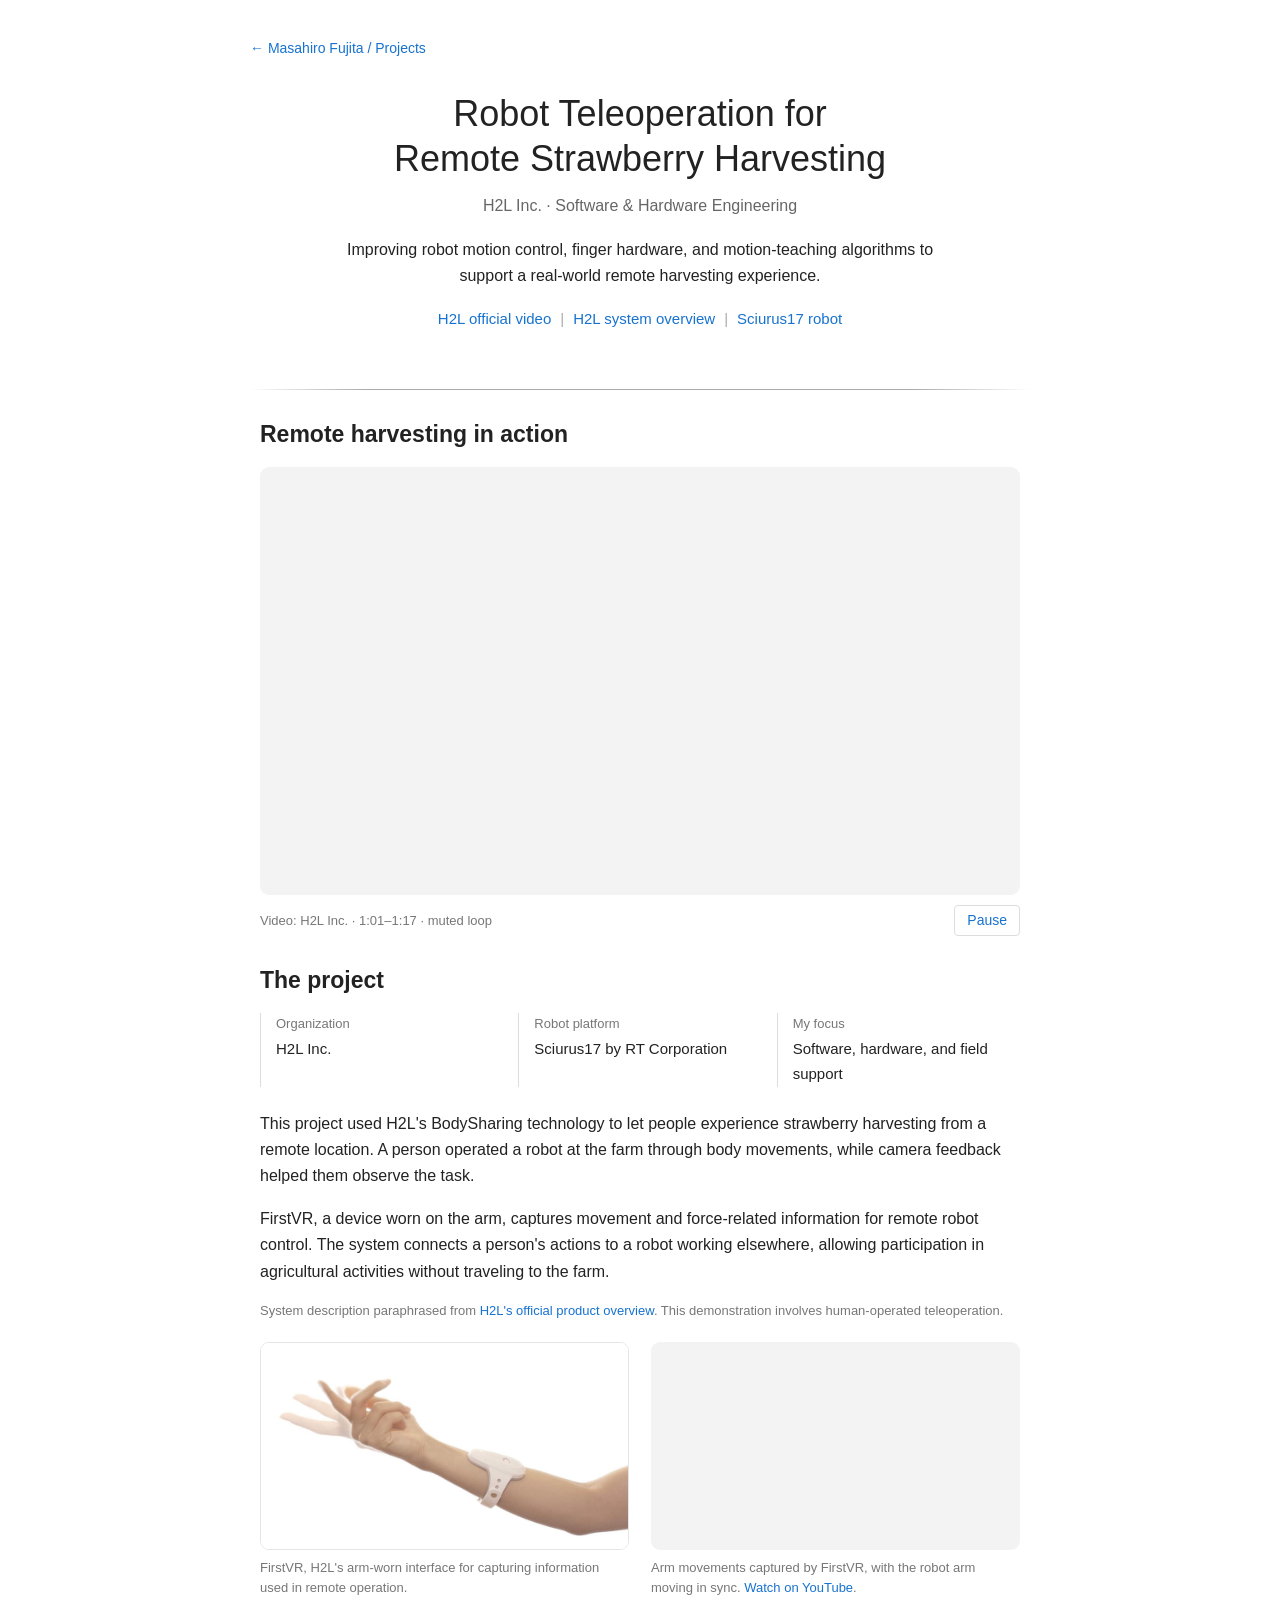
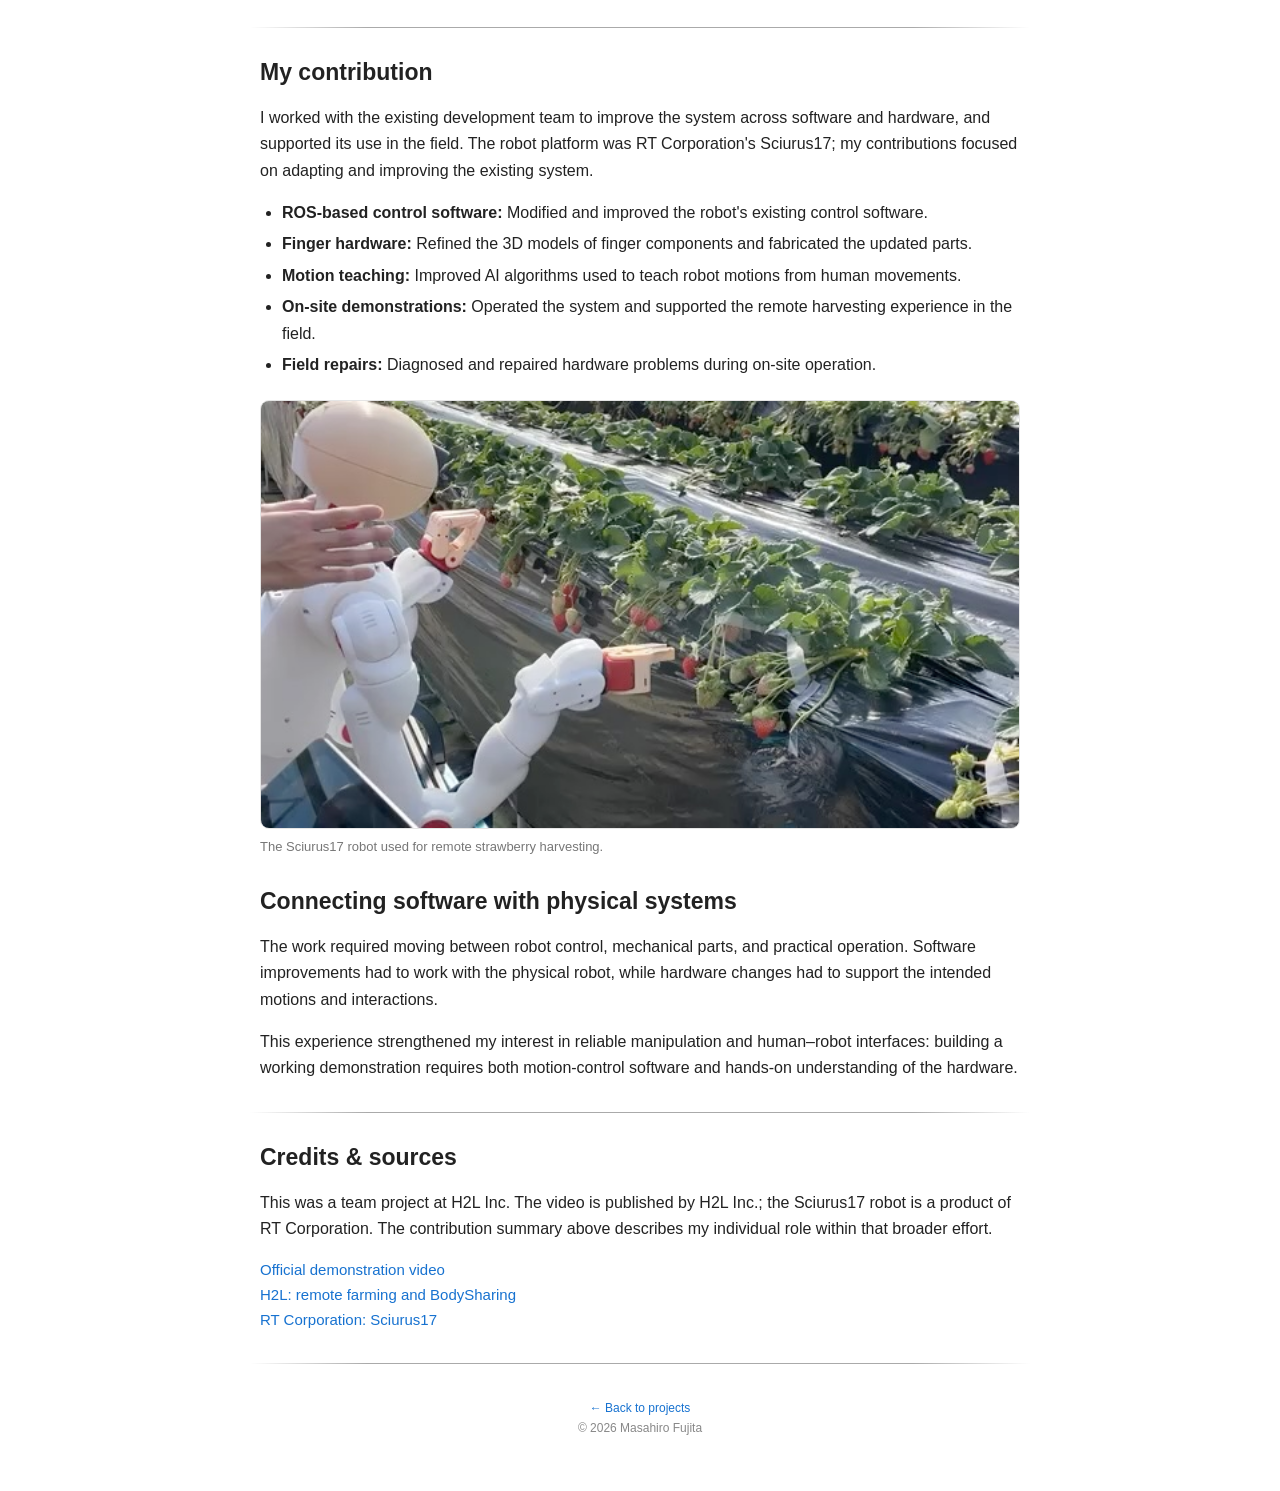
<file: projects/h2l-strawberry.html>
<!doctype html>
<html lang="en"><head><meta charset="utf-8"><meta name="viewport" content="width=device-width, initial-scale=1">
<title>Robot Teleoperation at H2L | Masahiro Fujita</title>
<meta name="description" content="Robot teleoperation for remote strawberry harvesting at H2L. Software and hardware improvements by Masahiro Fujita.">
<link rel="preconnect" href="https://fonts.googleapis.com"><link rel="preconnect" href="https://fonts.gstatic.com" crossorigin>
<link href="https://fonts.googleapis.com/css2?family=Titillium+Web:wght@400;600&display=swap" rel="stylesheet">
<style>
*{box-sizing:border-box}body{margin:0;background:white;color:#222;font:16px/1.65 Arial,Helvetica,sans-serif}
main{width:min(840px,100%);margin:auto;padding:35px 30px 22px}a{color:#1772d0;text-decoration:none}a:hover{color:#c77515}a:focus-visible,button:focus-visible{outline:2px solid #1772d0;outline-offset:4px}
.back{font-size:14px}header{text-align:center;padding:30px 0 20px}h1{font-size:36px;line-height:1.25;font-weight:400;margin:0 0 12px}h2{font-size:23px;line-height:1.3;font-weight:600;margin:0 0 17px}p{margin:0 0 16px}.subtitle{color:#666;margin:0 0 17px}.intro{max-width:620px;margin:0 auto 17px}.links{font-size:15px}.links span{color:#aaa;margin:0 9px}
hr{border:0;height:1px;background:linear-gradient(to right,transparent,#aaa 15%,#aaa 85%,transparent);margin:22px 0 30px}section{padding:0 10px;margin-bottom:30px}
.video{aspect-ratio:16/9;background:#f3f3f3;border-radius:9px;overflow:hidden}.video iframe{display:block;width:100%;height:100%;border:0}
.video-bar{display:flex;justify-content:space-between;align-items:center;gap:12px;margin-top:10px}.caption,figcaption{font-size:13px;color:#777;line-height:1.5}.caption{margin:0}
button{border:1px solid #ddd;border-radius:4px;background:white;color:#1772d0;font:inherit;font-size:14px;padding:3px 12px;cursor:pointer}
figure{margin:22px 0}.photo-slot{aspect-ratio:16/10;border:1px solid #e5e5e5;border-radius:9px;background:#fafafa;display:grid;place-items:center;overflow:hidden;position:relative}.photo-slot>span{color:#999;font-size:14px;padding:22px;text-align:center}.photo-slot img{display:none;width:100%;height:100%;object-fit:contain}.photo-slot.loaded>span{display:none}.photo-slot.loaded img{display:block}.photo-slot.loaded{aspect-ratio:auto}.photo-slot.loaded img{max-height:520px}figcaption{margin-top:8px}.photo-pair{display:grid;grid-template-columns:1fr 1fr;gap:22px}.photo-pair figure{margin:8px 0 20px}.firstvr-pair{display:grid;grid-template-columns:1fr 1fr;gap:22px;margin:22px 0}.firstvr-pair figure{margin:0}.firstvr-pair .photo-slot{aspect-ratio:16/9}.firstvr-pair .photo-slot img{object-fit:contain;background:#fafafa}.firstvr-pair .video{aspect-ratio:16/9}
.facts{display:grid;grid-template-columns:1fr 1fr 1fr;gap:15px;margin:0 0 24px}.facts div{border-left:1px solid #ddd;padding-left:15px}.facts dt{color:#777;font-size:13px}.facts dd{margin:3px 0 0;font-size:15px}
ul{padding-left:22px;margin:0 0 20px}li{margin:5px 0}footer{text-align:center;font-size:12px;color:#888;padding:5px 0 15px}
@media(max-width:600px){main{padding:25px 21px 15px}h1{font-size:29px}section{padding:0}.photo-pair,.firstvr-pair{grid-template-columns:1fr;gap:0}.firstvr-pair figure{margin:8px 0 20px}.facts{grid-template-columns:1fr;gap:10px}.video-bar{align-items:flex-start}.caption{max-width:75%}}
</style></head><body><main>
<a class="back" href="../index.html#projects">← Masahiro Fujita / Projects</a>
<header><h1>Robot Teleoperation for<br>Remote Strawberry Harvesting</h1><p class="subtitle">H2L Inc. · Software &amp; Hardware Engineering</p>
<p class="intro">Improving robot motion control, finger hardware, and motion-teaching algorithms to support a real-world remote harvesting experience.</p>
<p class="links"><a href="https://www.youtube.com/watch?v=HqK0_CHvobk">H2L official video</a><span>|</span><a href="https://h2l.jp/en/product/raraas-en/">H2L system overview</a><span>|</span><a href="https://en.rt-net.jp/products/sciurus17/">Sciurus17 robot</a></p></header>
<hr>
<section aria-labelledby="video-heading"><h2 id="video-heading">Remote harvesting in action</h2>
<div class="video"><iframe id="match-video" title="H2L remote strawberry harvesting demonstration, 1:01–1:17" src="https://www.youtube.com/embed/HqK0_CHvobk?autoplay=1&amp;mute=1&amp;playsinline=1&amp;start=61&amp;end=77&amp;enablejsapi=1&amp;rel=0" allow="autoplay; encrypted-media; picture-in-picture; fullscreen" allowfullscreen referrerpolicy="strict-origin-when-cross-origin"></iframe></div>
<div class="video-bar"><p class="caption" id="video-status">Video: H2L Inc. · 1:01–1:17 · muted loop</p><button id="playback" type="button" aria-label="Pause highlights">Pause</button></div>
<noscript><p class="caption"><a href="https://youtu.be/HqK0_CHvobk?t=61">Watch the demonstration on YouTube</a>.</p></noscript>
</section>
<section aria-labelledby="overview-heading"><h2 id="overview-heading">The project</h2>
<dl class="facts"><div><dt>Organization</dt><dd>H2L Inc.</dd></div><div><dt>Robot platform</dt><dd>Sciurus17 by RT Corporation</dd></div><div><dt>My focus</dt><dd>Software, hardware, and field support</dd></div></dl>
<p>This project used H2L's BodySharing technology to let people experience strawberry harvesting from a remote location. A person operated a robot at the farm through body movements, while camera feedback helped them observe the task.</p>
<p>FirstVR, a device worn on the arm, captures movement and force-related information for remote robot control. The system connects a person's actions to a robot working elsewhere, allowing participation in agricultural activities without traveling to the farm.</p>
<p class="caption">System description paraphrased from <a href="https://h2l.jp/en/product/raraas-en/">H2L's official product overview</a>. This demonstration involves human-operated teleoperation.</p>
<div class="firstvr-pair" aria-label="FirstVR device and live robot-control demonstration">
<figure><div class="photo-slot"><span>FirstVR arm-worn device</span><img src="../assets/h2l-strawberry/firstvr.jpg" alt="FirstVR arm-worn device" onload="this.parentElement.classList.add('loaded')" onerror="this.remove()"></div><figcaption>FirstVR, H2L's arm-worn interface for capturing information used in remote operation.</figcaption></figure>
<figure><div class="video"><iframe id="firstvr-video" title="Human arm movements controlling a robot arm through FirstVR, 0:04–0:17" src="https://www.youtube.com/embed/1uuYgSPtCuY?autoplay=1&amp;mute=1&amp;playsinline=1&amp;start=4&amp;end=17&amp;enablejsapi=1&amp;rel=0" allow="autoplay; encrypted-media; picture-in-picture; fullscreen" allowfullscreen referrerpolicy="strict-origin-when-cross-origin"></iframe></div><figcaption>Arm movements captured by FirstVR, with the robot arm moving in sync. <a href="https://youtu.be/1uuYgSPtCuY?t=4">Watch on YouTube</a>.</figcaption></figure>
</div>
</section>
<hr>
<section aria-labelledby="contribution-heading"><h2 id="contribution-heading">My contribution</h2>
<p>I worked with the existing development team to improve the system across software and hardware, and supported its use in the field. The robot platform was RT Corporation's Sciurus17; my contributions focused on adapting and improving the existing system.</p>
<ul>
<li><strong>ROS-based control software:</strong> Modified and improved the robot's existing control software.</li>
<li><strong>Finger hardware:</strong> Refined the 3D models of finger components and fabricated the updated parts.</li>
<li><strong>Motion teaching:</strong> Improved AI algorithms used to teach robot motions from human movements.</li>
<li><strong>On-site demonstrations:</strong> Operated the system and supported the remote harvesting experience in the field.</li>
<li><strong>Field repairs:</strong> Diagnosed and repaired hardware problems during on-site operation.</li>
</ul>
<figure><div class="photo-slot"><span>Sciurus17 robot harvesting strawberries</span><img src="../assets/h2l-strawberry/harvesting.jpg" alt="Sciurus17 robot harvesting strawberries" onload="this.parentElement.classList.add('loaded')" onerror="this.remove()"></div><figcaption>The Sciurus17 robot used for remote strawberry harvesting.</figcaption></figure>
</section>
<section aria-labelledby="engineering-heading"><h2 id="engineering-heading">Connecting software with physical systems</h2>
<p>The work required moving between robot control, mechanical parts, and practical operation. Software improvements had to work with the physical robot, while hardware changes had to support the intended motions and interactions.</p>
<p>This experience strengthened my interest in reliable manipulation and human–robot interfaces: building a working demonstration requires both motion-control software and hands-on understanding of the hardware.</p>
</section>
<hr>
<section aria-labelledby="credits-heading"><h2 id="credits-heading">Credits &amp; sources</h2>
<p>This was a team project at H2L Inc. The video is published by H2L Inc.; the Sciurus17 robot is a product of RT Corporation. The contribution summary above describes my individual role within that broader effort.</p>
<p class="links"><a href="https://www.youtube.com/watch?v=HqK0_CHvobk">Official demonstration video</a><br><a href="https://h2l.jp/en/product/raraas-en/">H2L: remote farming and BodySharing</a><br><a href="https://en.rt-net.jp/products/sciurus17/">RT Corporation: Sciurus17</a></p>
</section>
<hr><footer><a href="../index.html#projects">← Back to projects</a><p>© 2026 Masahiro Fujita</p></footer></main><script>
(function(){
"use strict";
const START=61, END=77, button=document.getElementById("playback"), status=document.getElementById("video-status");
let player, timer, paused=false;
function loop(){if(!player||paused||player.getPlayerState()!==1)return; if(player.getCurrentTime()>=END-0.15){player.seekTo(START,true);}}
function syncButton(playing){button.textContent=playing?"Pause":"Play";button.setAttribute("aria-label",playing?"Pause highlights":"Play highlights");}
window.onYouTubeIframeAPIReady=function(){
const firstvrPlayer=new YT.Player("firstvr-video",{events:{
onReady:function(e){e.target.mute();e.target.seekTo(4,true);e.target.playVideo();},
onStateChange:function(e){if(e.data===YT.PlayerState.ENDED){firstvrPlayer.seekTo(4,true);firstvrPlayer.playVideo();}},
onAutoplayBlocked:function(){},
onError:function(){}
}});
window.setInterval(function(){if(firstvrPlayer&&firstvrPlayer.getPlayerState()===YT.PlayerState.PLAYING&&firstvrPlayer.getCurrentTime()>=16.85){firstvrPlayer.seekTo(4,true);}},250);
player=new YT.Player("match-video",{events:{
onReady:function(e){e.target.mute();e.target.seekTo(START,true);e.target.playVideo();timer=window.setInterval(loop,1000/4);},
onStateChange:function(e){
if(e.data===YT.PlayerState.ENDED&&!paused){player.seekTo(START,true);player.playVideo();}
if(e.data===YT.PlayerState.PLAYING){paused=false;syncButton(true);}
if(e.data===YT.PlayerState.PAUSED){paused=true;syncButton(false);}
},
onAutoplayBlocked:function(){paused=true;syncButton(false);status.textContent="H2L demonstration · 1:01–1:17 · press Play to start";},
onError:function(){syncButton(false);status.textContent="Video unavailable here; use the official video link above.";}
}});
};
button.addEventListener("click",function(){if(!player||typeof player.playVideo!=="function")return;if(player.getPlayerState()===1){paused=true;player.pauseVideo();syncButton(false);}else{paused=false;const time=player.getCurrentTime();if(time<START||time>=END)player.seekTo(START,true);player.playVideo();syncButton(true);}});
window.addEventListener("pagehide",function(){window.clearInterval(timer);});
const script=document.createElement("script");script.src="https://www.youtube.com/iframe_api";script.async=true;document.head.appendChild(script);
})();
</script></body></html>
</file>
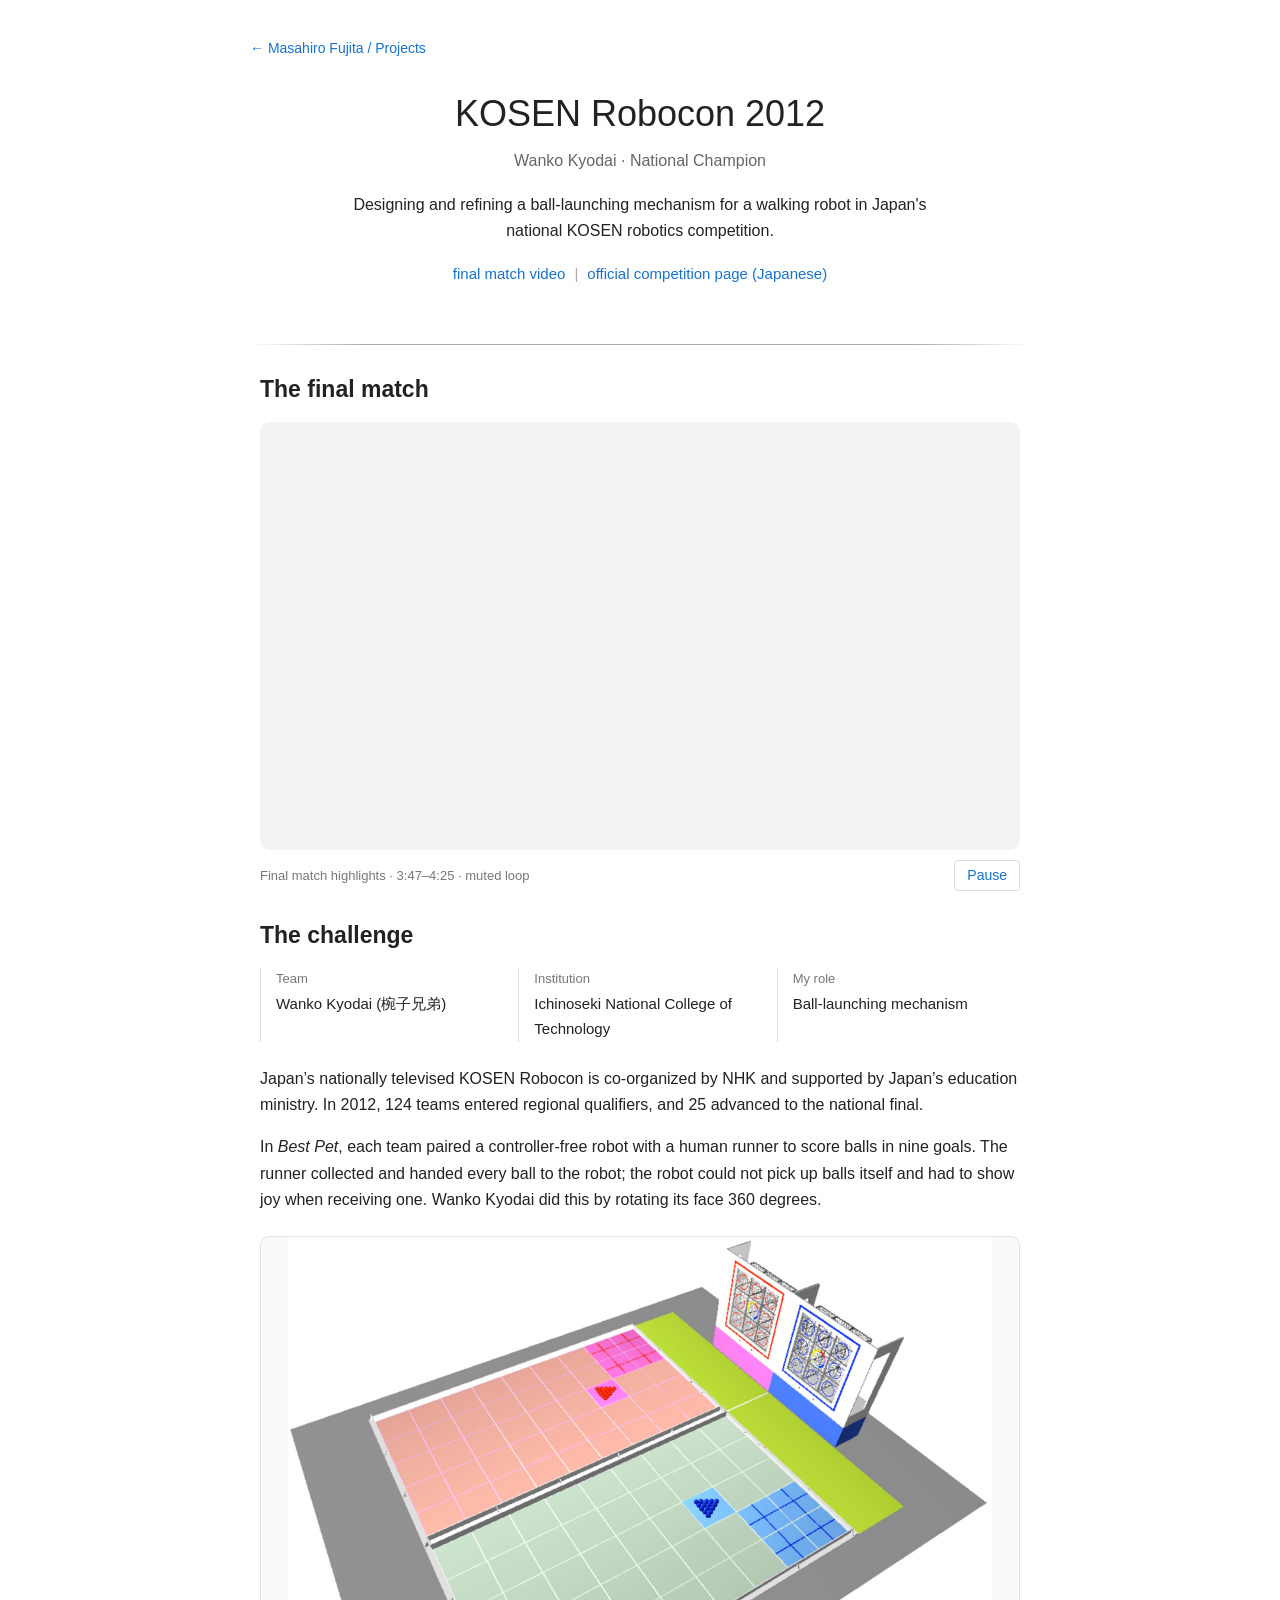
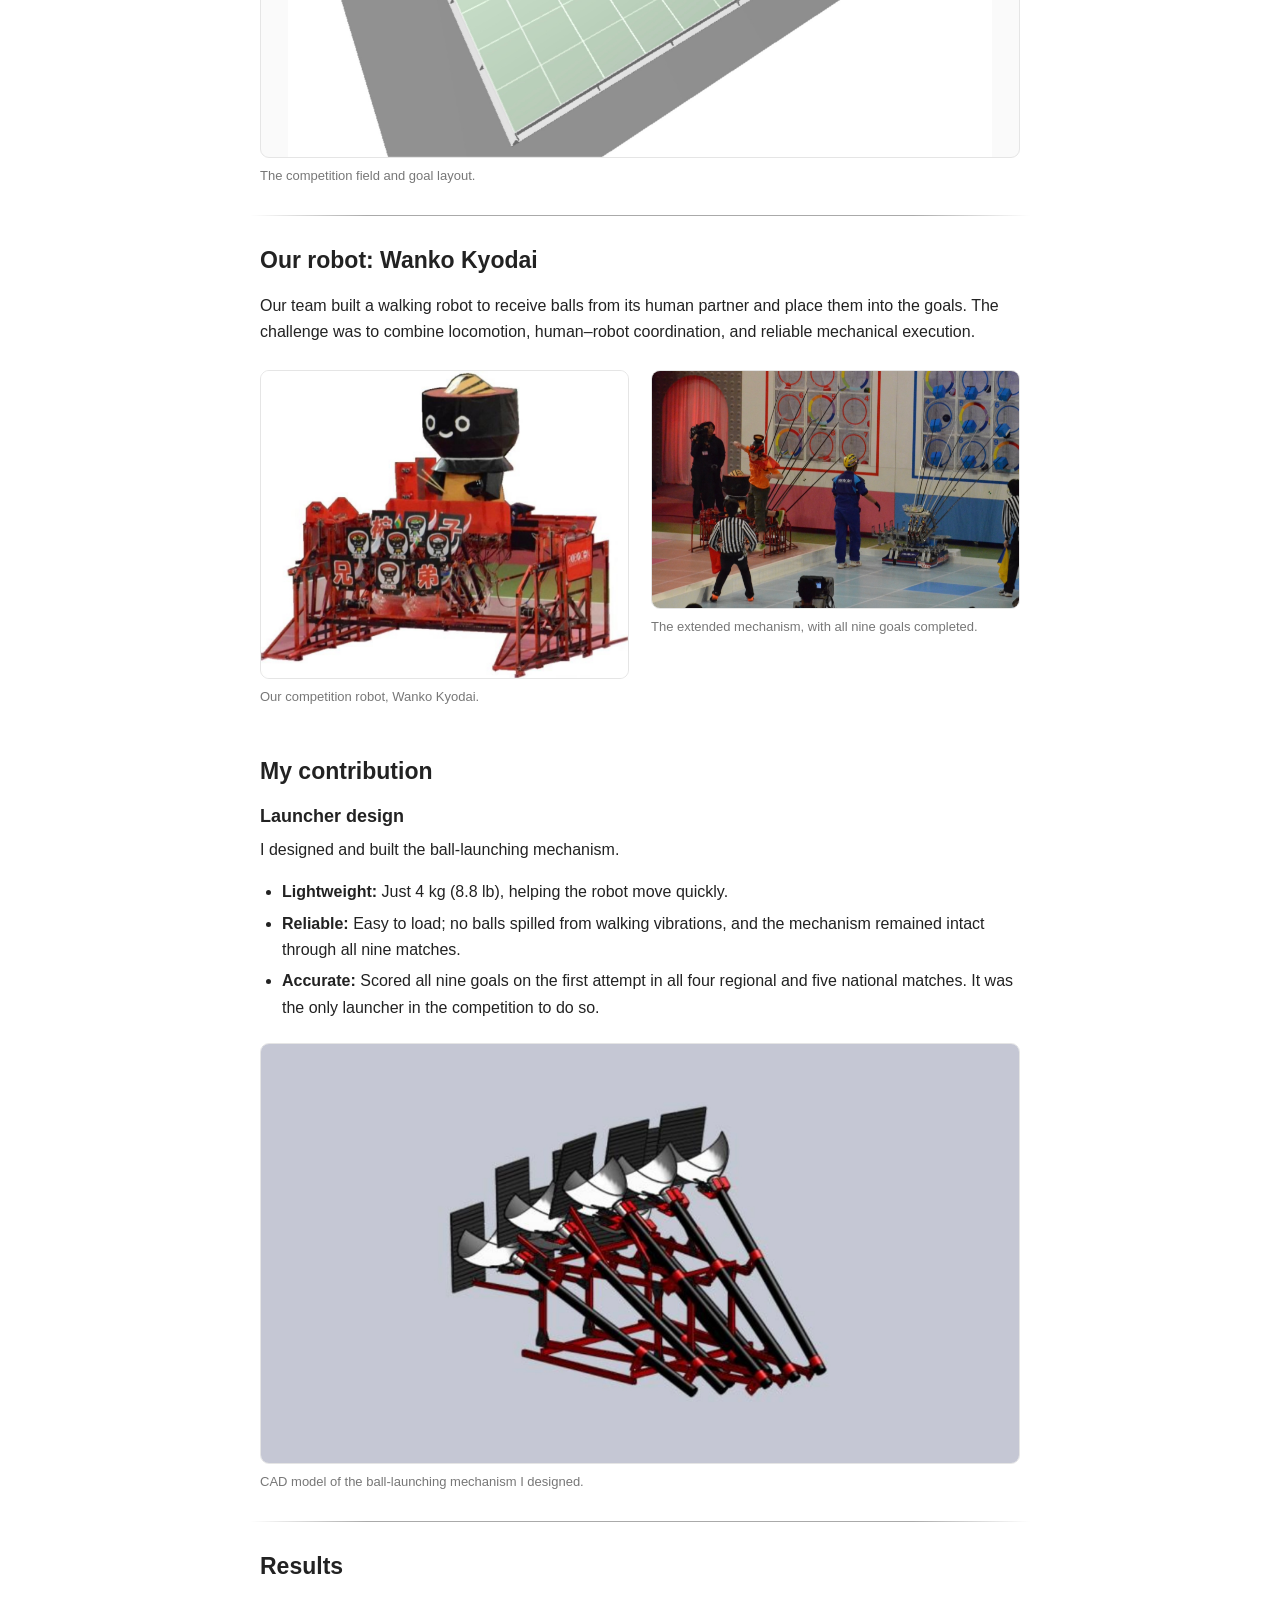
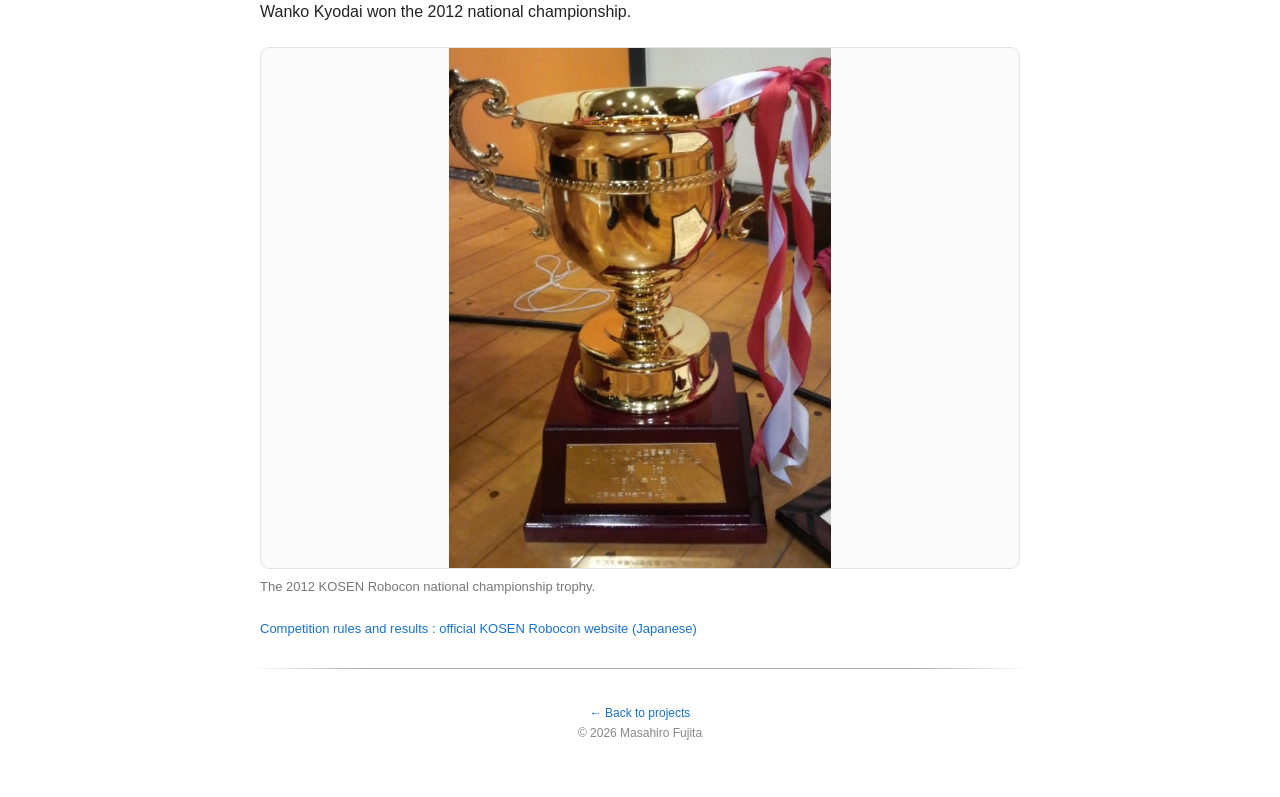
<file: projects/robocon-2012.html>
<!doctype html>
<html lang="en"><head><meta charset="utf-8"><meta name="viewport" content="width=device-width, initial-scale=1">
<title>KOSEN Robocon 2012 | Masahiro Fujita</title>
<meta name="description" content="Wanko Kyodai, KOSEN Robocon 2012 national champion. Masahiro Fujita's design, fabrication, and testing of the ball-launching mechanism.">
<link rel="preconnect" href="https://fonts.googleapis.com"><link rel="preconnect" href="https://fonts.gstatic.com" crossorigin>
<link href="https://fonts.googleapis.com/css2?family=Titillium+Web:wght@400;600&display=swap" rel="stylesheet">
<style>
*{box-sizing:border-box}body{margin:0;background:white;color:#222;font:16px/1.65 Arial,Helvetica,sans-serif}
main{width:min(840px,100%);margin:auto;padding:35px 30px 22px}a{color:#1772d0;text-decoration:none}a:hover{color:#c77515}a:focus-visible,button:focus-visible{outline:2px solid #1772d0;outline-offset:4px}
.back{font-size:14px}header{text-align:center;padding:30px 0 20px}h1{font-size:36px;line-height:1.25;font-weight:400;margin:0 0 12px}h2{font-size:23px;line-height:1.3;font-weight:600;margin:0 0 17px}h3{font-size:18px;line-height:1.4;font-weight:600;margin:0 0 8px}p{margin:0 0 16px}.subtitle{color:#666;margin:0 0 17px}.intro{max-width:620px;margin:0 auto 17px}.links{font-size:15px}.links span{color:#aaa;margin:0 9px}
hr{border:0;height:1px;background:linear-gradient(to right,transparent,#aaa 15%,#aaa 85%,transparent);margin:22px 0 30px}section{padding:0 10px;margin-bottom:30px}
.video{aspect-ratio:16/9;background:#f3f3f3;border-radius:9px;overflow:hidden}.video iframe{display:block;width:100%;height:100%;border:0}
.video-bar{display:flex;justify-content:space-between;align-items:center;gap:12px;margin-top:10px}.caption,figcaption{font-size:13px;color:#777;line-height:1.5}.caption{margin:0}
button{border:1px solid #ddd;border-radius:4px;background:white;color:#1772d0;font:inherit;font-size:14px;padding:3px 12px;cursor:pointer}
figure{margin:22px 0}.photo-slot{aspect-ratio:16/10;border:1px solid #e5e5e5;border-radius:9px;background:#fafafa;display:grid;place-items:center;overflow:hidden;position:relative}.photo-slot>span{color:#999;font-size:14px;padding:22px;text-align:center}.photo-slot img{display:none;width:100%;height:100%;object-fit:contain}.photo-slot.loaded>span{display:none}.photo-slot.loaded img{display:block}.photo-slot.loaded{aspect-ratio:auto}.photo-slot.loaded img{max-height:520px}figcaption{margin-top:8px}.photo-pair{display:grid;grid-template-columns:1fr 1fr;gap:22px}.photo-pair figure{margin:8px 0 20px}
.facts{display:grid;grid-template-columns:1fr 1fr 1fr;gap:15px;margin:0 0 24px}.facts div{border-left:1px solid #ddd;padding-left:15px}.facts dt{color:#777;font-size:13px}.facts dd{margin:3px 0 0;font-size:15px}
ul{padding-left:22px;margin:0 0 20px}li{margin:5px 0}footer{text-align:center;font-size:12px;color:#888;padding:5px 0 15px}
@media(max-width:600px){main{padding:25px 21px 15px}h1{font-size:29px}section{padding:0}.photo-pair{grid-template-columns:1fr;gap:0}.facts{grid-template-columns:1fr;gap:10px}.video-bar{align-items:flex-start}.caption{max-width:75%}}
</style></head><body><main>
<a class="back" href="../index.html#projects">← Masahiro Fujita / Projects</a>
<header><h1>KOSEN Robocon 2012</h1><p class="subtitle">Wanko Kyodai · National Champion</p>
<p class="intro">Designing and refining a ball-launching mechanism for a walking robot in Japan's national KOSEN robotics competition.</p>
<p class="links"><a href="https://youtu.be/CQqN5mIE10w?t=227">final match video</a><span>|</span><a href="https://official-robocon.com/history/kosen/history/twenty-fifth/" lang="en">official competition page (Japanese)</a></p></header>
<hr>
<section aria-labelledby="video-heading"><h2 id="video-heading">The final match</h2>
<div class="video"><iframe id="match-video" title="KOSEN Robocon 2012 final : highlights from 3:47 to 4:25" src="https://www.youtube.com/embed/CQqN5mIE10w?autoplay=1&amp;mute=1&amp;playsinline=1&amp;start=227&amp;end=265&amp;enablejsapi=1&amp;rel=0" allow="autoplay; encrypted-media; picture-in-picture; fullscreen" allowfullscreen referrerpolicy="strict-origin-when-cross-origin"></iframe></div>
<div class="video-bar"><p class="caption" id="video-status">Final match highlights · 3:47–4:25 · muted loop</p><button id="playback" type="button" aria-label="Pause highlights">Pause</button></div>
<noscript><p class="caption">JavaScript is required to repeat the highlight segment. <a href="https://youtu.be/CQqN5mIE10w?t=227">Watch on YouTube</a>.</p></noscript>
</section>
<section aria-labelledby="overview-heading"><h2 id="overview-heading">The challenge</h2>
<dl class="facts"><div><dt>Team</dt><dd>Wanko Kyodai (椀子兄弟)</dd></div><div><dt>Institution</dt><dd>Ichinoseki National College of Technology</dd></div><div><dt>My role</dt><dd>Ball-launching mechanism</dd></div></dl>
<p>Japan’s nationally televised KOSEN Robocon is co-organized by NHK and supported by Japan’s education ministry. In 2012, 124 teams entered regional qualifiers, and 25 advanced to the national final.</p>
<p>In <em>Best Pet</em>, each team paired a controller-free robot with a human runner to score balls in nine goals. The runner collected and handed every ball to the robot; the robot could not pick up balls itself and had to show joy when receiving one. Wanko Kyodai did this by rotating its face 360 degrees.</p>
<figure><div class="photo-slot"><span>Competition field</span><img src="../assets/robocon-2012/field.jpg" alt="Competition field" onload="this.parentElement.classList.add('loaded')" onerror="this.remove()"></div><figcaption>The competition field and goal layout.</figcaption></figure>
</section>
<hr>
<section aria-labelledby="robot-heading"><h2 id="robot-heading">Our robot: Wanko Kyodai</h2>
<p>Our team built a walking robot to receive balls from its human partner and place them into the goals. The challenge was to combine locomotion, human–robot coordination, and reliable mechanical execution.</p>
<div class="photo-pair"><figure><div class="photo-slot"><span>Wanko Kyodai</span><img src="../assets/robocon-2012/robot.jpg" alt="Wanko Kyodai" onload="this.parentElement.classList.add('loaded')" onerror="this.remove()"></div><figcaption>Our competition robot, Wanko Kyodai.</figcaption></figure><figure><div class="photo-slot"><span>Wanko Kyodai with its launching mechanism extended</span><img src="../assets/robocon-2012/robot-scoring.jpg" alt="Wanko Kyodai with its launching mechanism extended" onload="this.parentElement.classList.add('loaded')" onerror="this.remove()"></div><figcaption>The extended mechanism, with all nine goals completed.</figcaption></figure></div>
</section>
<section aria-labelledby="contribution-heading"><h2 id="contribution-heading">My contribution</h2>
<h3>Launcher design</h3>
<p>I designed and built the ball-launching mechanism.</p>
<ul>
<li><strong>Lightweight:</strong> Just 4 kg (8.8 lb), helping the robot move quickly.</li>
<li><strong>Reliable:</strong> Easy to load; no balls spilled from walking vibrations, and the mechanism remained intact through all nine matches.</li>
<li><strong>Accurate:</strong> Scored all nine goals on the first attempt in all four regional and five national matches. It was the only launcher in the competition to do so.</li>
</ul>
<figure><div class="photo-slot"><span>CAD model of the ball-launching mechanism</span><img src="../assets/robocon-2012/launcher-cad.jpg" alt="CAD model of the ball-launching mechanism" onload="this.parentElement.classList.add('loaded')" onerror="this.remove()"></div><figcaption>CAD model of the ball-launching mechanism I designed.</figcaption></figure>
</section>
<hr>
<section aria-labelledby="results-heading"><h2 id="results-heading">Results</h2>
<p>Wanko Kyodai won the 2012 national championship.</p>
<figure><div class="photo-slot"><span>National championship trophy</span><img src="../assets/robocon-2012/trophy.jpg" alt="National championship trophy" onload="this.parentElement.classList.add('loaded')" onerror="this.remove()"></div><figcaption>The 2012 KOSEN Robocon national championship trophy.</figcaption></figure>
<p class="caption"><a href="https://official-robocon.com/history/kosen/history/twenty-fifth/">Competition rules and results : official KOSEN Robocon website (Japanese)</a></p>
</section>
<hr><footer><a href="../index.html#projects">← Back to projects</a><p>© 2026 Masahiro Fujita</p></footer>
</main>
<script>
(function(){
"use strict";
const START=227, END=265, button=document.getElementById("playback"), status=document.getElementById("video-status");
let player, timer, paused=false;
function loop(){if(!player||paused||player.getPlayerState()!==1)return; if(player.getCurrentTime()>=END-0.15){player.seekTo(START,true);}}
function syncButton(playing){button.textContent=playing?"Pause":"Play";button.setAttribute("aria-label",playing?"Pause highlights":"Play highlights");}
window.onYouTubeIframeAPIReady=function(){
player=new YT.Player("match-video",{events:{
onReady:function(e){e.target.mute();e.target.seekTo(START,true);e.target.playVideo();timer=window.setInterval(loop,1000/4);},
onStateChange:function(e){
if(e.data===YT.PlayerState.ENDED&&!paused){player.seekTo(START,true);player.playVideo();}
if(e.data===YT.PlayerState.PLAYING){paused=false;syncButton(true);}
if(e.data===YT.PlayerState.PAUSED){paused=true;syncButton(false);}
},
onAutoplayBlocked:function(){paused=true;syncButton(false);status.textContent="Final match highlights · 3:47–4:25 · press Play to start";},
onError:function(){syncButton(false);status.textContent="Video unavailable here : use the final match video link above.";}
}});
};
button.addEventListener("click",function(){if(!player||typeof player.playVideo!=="function")return;if(player.getPlayerState()===1){paused=true;player.pauseVideo();syncButton(false);}else{paused=false;const time=player.getCurrentTime();if(time<START||time>=END)player.seekTo(START,true);player.playVideo();syncButton(true);}});
window.addEventListener("pagehide",function(){window.clearInterval(timer);});
const script=document.createElement("script");script.src="https://www.youtube.com/iframe_api";script.async=true;document.head.appendChild(script);
})();
</script></body></html>
</file>
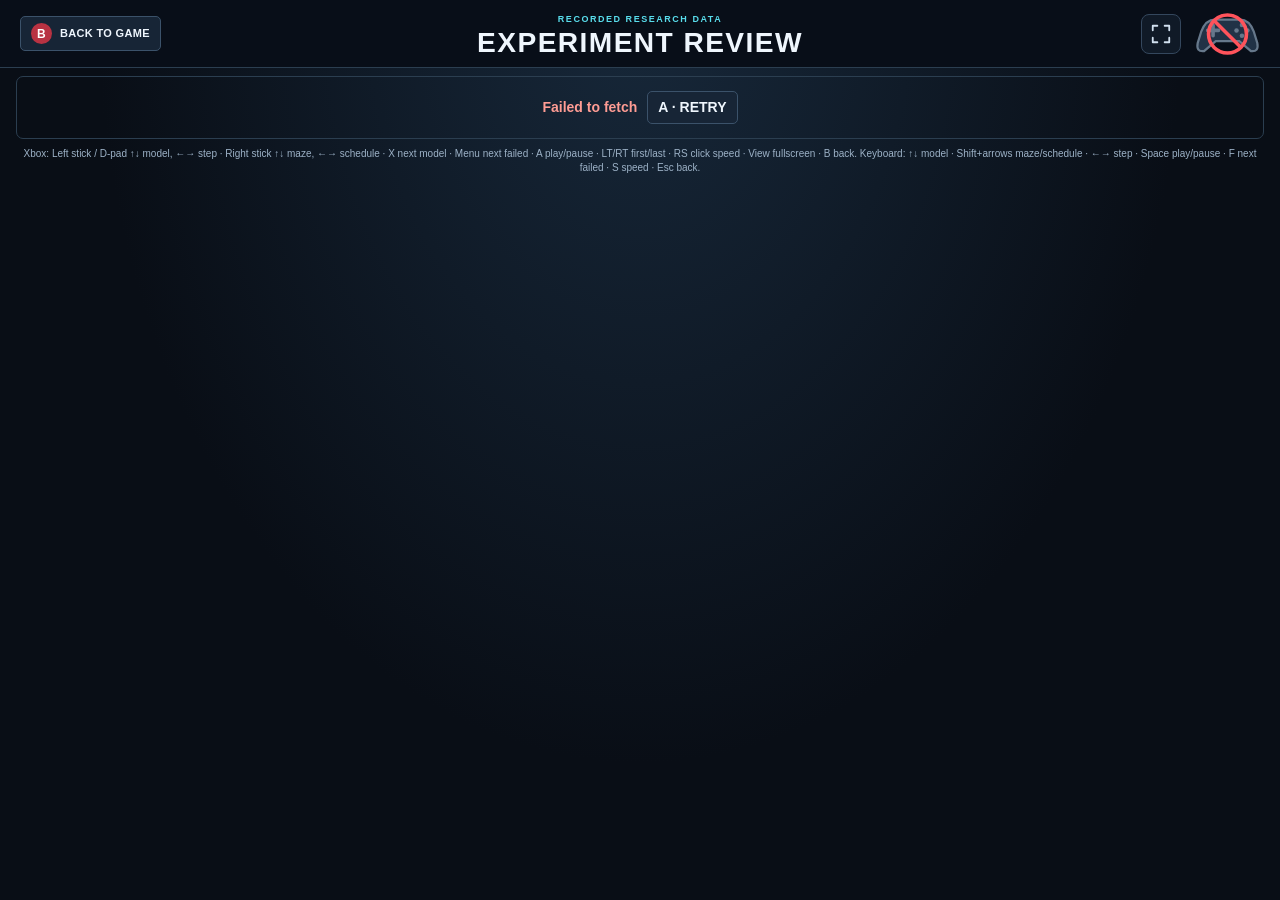
<file: games/beat-the-humanoid/h2-review.html>
<!doctype html>
<html lang="en"><head><meta charset="utf-8"><meta name="viewport" content="width=device-width, initial-scale=1">
<title>Experiment Review | Beat the Humanoid</title><link rel="stylesheet" href="./h2/review.css?v=6"></head>
<body><header><button id="back" class="back"><kbd class="b">B</kbd> BACK TO GAME</button><div><span class="eyebrow">RECORDED RESEARCH DATA</span><h1>EXPERIMENT REVIEW</h1></div><div class="review-header-icons"><button id="fullscreenBtn" class="fullscreen-btn" type="button" aria-label="Enter fullscreen" title="Fullscreen (Xbox View button)" aria-pressed="false"><svg viewBox="0 0 24 24" fill="none" stroke="currentColor" stroke-width="2" stroke-linecap="round" stroke-linejoin="round" aria-hidden="true"><path class="expand-icon" d="M8 3H3v5m13-5h5v5M3 16v5h5m13-5v5h-5"/><path class="collapse-icon" d="M3 8h5V3m13 5h-5V3M8 21v-5H3m13 5v-5h5"/></svg></button><div id="padStatus" class="pad-status" aria-label="Controller disconnected" role="img"><svg viewBox="0 0 72 48" aria-hidden="true"><path class="pad-body" d="M22 8H50Q60 8 65 21L69 34Q71 44 62 43L49 32H23L10 43Q1 44 3 34L7 21Q12 8 22 8Z" fill="#213246" stroke="currentColor" stroke-width="2.5"/><path d="M20 14V26M14 20H26" stroke="currentColor" stroke-width="4" stroke-linecap="round"/><g fill="currentColor"><circle cx="52" cy="14" r="2.5"/><circle cx="58" cy="20" r="2.5"/><circle cx="46" cy="20" r="2.5"/><circle cx="52" cy="26" r="2.5"/></g><g class="pad-stop" stroke="#ff535b" stroke-width="4" fill="none"><circle cx="36" cy="24" r="21"/><path d="M21 9L51 39"/></g></svg></div></div></header>
<main>
 <section class="selection" id="selection" hidden aria-label="Choose recorded experiment">
  <aside class="model-description" aria-label="Selected model description"><small>MODEL DESCRIPTION</small><h3 id="modelDescriptionName"></h3><p id="modelDescription"></p></aside>
  <div class="model-panel"><div class="section-heading"><h2>1. MODEL (54)</h2><button id="modelNext"><kbd class="x">X</kbd> NEXT</button></div>
   <div class="model-scroll" id="modelScroll"><table class="model-table"><colgroup><col class="model-number-col"><col class="model-name-col"><col><col><col></colgroup><thead><tr><th rowspan="2" scope="col">#</th><th rowspan="2" scope="col">MODEL</th><th colspan="3" scope="colgroup">GOAL COMPLETIONS / 72</th></tr><tr><th scope="col">KNOWN</th><th scope="col">LOW-FREQ.</th><th scope="col">HIGH-FREQ.</th></tr></thead><tbody id="modelRows"></tbody></table></div>
  </div>
  <div class="case-panel"><div class="section-heading"><h2>2. MAZE &amp; SCHEDULE (36 × 6)</h2><button id="nextFailure" title="Xbox Menu button: next failed case">MENU · NEXT FAILED</button></div>
   <div class="matrix-scroll" id="matrixScroll"><table class="matrix"><colgroup><col class="maze-name-col"><col><col><col><col><col><col></colgroup><thead><tr><th rowspan="2" scope="col">MAZE</th><th colspan="2" scope="colgroup" title="Known FIT72 mazes, Original dynamics">KNOWN</th><th colspan="2" scope="colgroup">LOW-FREQ.</th><th colspan="2" scope="colgroup">HIGH-FREQ.</th></tr><tr><th scope="col" title="Known 0">K0</th><th scope="col" title="Known 1">K1</th><th scope="col" title="Low-frequency 0">L0</th><th scope="col" title="Low-frequency 1">L1</th><th scope="col" title="High-frequency 0">H0</th><th scope="col" title="High-frequency 1">H1</th></tr></thead><tbody id="mazeRows"></tbody></table></div>
  </div>
  <div class="summary-panel"><div class="case-label" id="mazeLabel" aria-live="polite"></div>
  <div class="stats"><div><small>RECORDED OUTCOME</small><b id="outcome">—</b></div><div><small>FINAL STEPS</small><b id="finalSteps">—</b></div><div><small>FINAL PAID SCANS</small><b id="finalScans">—</b></div></div>
  </div>
 </section>
 <div class="status" role="status" id="status">LOADING EXPERIMENT INDEX…</div>
 <section class="review" id="review" hidden>
  <div class="review-layout"><div class="maps"><article class="panel"><h2>GROUND TRUTH <small>Recorded positions &amp; trajectory</small></h2><div class="canvas-area"><canvas id="truth" width="750" height="750" aria-label="Ground truth maze, robot trajectory and recorded dynamic hazards"></canvas></div><div class="legend"><span><i class="robot"></i>G1 / path</span><span><i class="object"></i>Object</span><span><i class="ped"></i>Pedestrian</span><span><i class="goal"></i>Goal</span><span><i class="change"></i>Changed cell</span></div></article>
  <article class="panel"><h2>SPATIAL MEMORY <small>Robot's recorded ternary map</small></h2><div class="canvas-area"><canvas id="memory" width="750" height="750" aria-label="Recorded spatial memory, known free, occupied and unknown cells"></canvas></div><div class="legend"><span><i class="unknown"></i>Unknown</span><span><i class="free"></i>Remembered free</span><span><i class="occupied"></i>Remembered occupied</span><span><i class="scan"></i>Paid scan cells</span></div></article></div>
  <aside class="detail-column" aria-label="Current step details"><div id="contactWarning" class="contact-warning" role="alert" hidden></div><div class="details"><div><small>ENVIRONMENT EVENT</small><b id="eventType"></b><span id="eventDetail"></span></div><div><small>NAVIGATION ACTION</small><b id="action"></b><span id="safety"></span></div><div><small>MEMORY</small><b id="memoryDetail"></b><span id="contactDetail"></span></div></div></aside></div>
  <div class="step-stats"><div>STEP <b id="stepCount"></b></div><div>PAID SCANS <b id="scanCount"></b></div><span id="scanState"></span></div>
  <div class="timeline"><button id="first" title="First step (LT)" aria-label="First step">LT |◀</button><button id="prev" aria-label="Previous step">◀</button><input id="slider" type="range" min="0" max="0" value="0" aria-label="Review step"><button id="next" aria-label="Next step">▶</button><button id="last" title="Last step (RT)" aria-label="Last step">▶| RT</button><button id="play" aria-label="Play or pause">▶ PLAY</button><button id="speed" aria-label="Change playback speed">SPEED 1×</button></div>
  <div class="foot"><p id="archiveNote" class="archive-note" hidden></p><span>2D playback of saved MuJoCo data. Paid scans include the initial scan; independent safety scans are separate. Known uses FIT72 mazes; L/H use separate unseen mazes of the same families. High-frequency events depend on robot state.</span><a id="original" target="_blank" rel="noopener">Original episode ↗</a></div>
 </section>
 <div class="controls">Xbox: Left stick / D-pad ↑↓ model, ←→ step · Right stick ↑↓ maze, ←→ schedule · X next model · Menu next failed · A play/pause · LT/RT first/last · RS click speed · View fullscreen · B back. Keyboard: ↑↓ model · Shift+arrows maze/schedule · ←→ step · Space play/pause · F next failed · S speed · Esc back.</div>
</main><script src="./h2/replay-data.js?v=5"></script><script src="./h2/review.js?v=5"></script></body></html>
</file>
<file: games/beat-the-humanoid/h2/review.css>
/* Compact recorded experiment review. Desktop fits the available viewport; narrow screens scroll naturally. */
:root{color-scheme:dark;--bg:#090e16;--panel:#111b28;--line:#2b3e50;--text:#eff6fd;--muted:#9db2c7;--cyan:#59ddec;--gold:#ffd074}
*{box-sizing:border-box}
body{margin:0;background:radial-gradient(ellipse at top,#17283a,#090e16 60%);color:var(--text);font:14px/1.35 Inter,-apple-system,BlinkMacSystemFont,"Segoe UI",sans-serif}
header{display:grid;grid-template-columns:1fr auto 1fr;align-items:center;gap:12px;padding:8px 20px;border-bottom:1px solid var(--line);background:#080e18;flex:none}
header>div{text-align:center;min-width:0}h1{font-size:clamp(19px,2.2vw,29px);letter-spacing:.05em;margin:0;line-height:1.15}.eyebrow{font-size:9px;letter-spacing:.17em;font-weight:800;color:var(--cyan)}
a{color:#91def5;text-decoration:none}a:hover{text-decoration:underline}
button{background:#172536;color:var(--text);border:1px solid #3b526a;border-radius:5px;padding:6px 10px;font:inherit;font-weight:800;white-space:nowrap;cursor:pointer}
button:hover:not(:disabled){border-color:var(--cyan)}button:disabled{opacity:.45;cursor:default}button:focus-visible{outline:2px solid var(--cyan);outline-offset:1px}
header button.back,header button.research{display:inline-flex;align-items:center;gap:5px;justify-self:start;font-size:11px;letter-spacing:.03em}header button.research{justify-self:end}
kbd{font-family:inherit;display:inline-grid;place-items:center;border-radius:50%;width:21px;height:21px;font-size:12px;font-weight:900;color:white;background:#405c71;vertical-align:middle;margin-right:3px}kbd.b{background:#b83242}kbd.x{background:#2168bb}kbd.y{background:#e7b83e;color:#202020}
main{width:100%;max-width:1480px;margin:auto;padding:8px 16px;display:flex;flex-direction:column;gap:8px}
.selection{display:grid;grid-template-columns:minmax(165px,220px) minmax(355px,440px) minmax(310px,395px) minmax(155px,210px);justify-content:center;gap:8px;min-width:0}
.model-panel,.case-panel{min-width:0;min-height:0;display:flex;flex-direction:column;padding:7px;border:1px solid var(--line);border-radius:7px;background:var(--panel)}
.section-heading{display:flex;align-items:center;justify-content:space-between;gap:6px;margin-bottom:5px;flex:none}
.section-heading h2{margin:0;font-size:12px;letter-spacing:.04em;white-space:nowrap}.section-heading button{font-size:10px;padding:3px 6px}
.model-scroll,.matrix-scroll{overflow:auto;min-height:0;max-height:220px;scrollbar-color:#48647b #111b28;flex:1}
.model-table,.matrix{border-collapse:separate;border-spacing:0;width:100%;table-layout:fixed;text-align:center;font-size:12px;font-variant-numeric:tabular-nums}
.model-number-col{width:8%}.model-name-col{width:49%}.maze-name-col{width:20%}.model-number{color:var(--muted);font-size:11px}.model-table tr.selected .model-number{color:var(--cyan)}
.model-table th,.model-table td,.matrix th,.matrix td{border-bottom:1px solid #263749;padding:2px 4px}
.model-table thead,.matrix thead{position:sticky;top:0;z-index:2;background:#192838;color:var(--muted);font-size:10px;line-height:1.1}
.model-table thead th,.matrix thead th{padding:4px 2px;background:#192838}
.model-table tbody th,.matrix tbody th{text-align:left;font-weight:700}
.model-table tbody button,.matrix tbody th button{border:0;background:transparent;padding:2px 4px;color:inherit;text-align:left;white-space:nowrap;width:100%;font-size:11px;font-weight:700;line-height:1.3}
.model-table tbody tr.selected{background:#20434d;color:#b9f5ff;outline:1px solid #59ddec;outline-offset:-1px}.model-table tbody tr:not(.selected):hover,.matrix tbody tr:hover{background:#213447}
.matrix tbody th button{padding:2px 1px}
.matrix td{padding:1px 3px}.matrix td button{width:100%;padding:1px 3px;font-size:12px;min-width:20px;background:#192f2c;color:#6ee7b7;border-color:transparent;line-height:1.25}
.matrix td button.case-fail{background:#38222a;color:#ff8d88}.matrix td button.active-case{outline:2px solid var(--cyan);outline-offset:-2px}.matrix tr.current-maze th{color:var(--cyan)}
.summary-panel{min-width:0;min-height:0;display:flex;flex-direction:column;gap:5px}.case-label{color:var(--cyan);font-size:11px;font-weight:800;line-height:1.2;padding:3px 1px}
.stats,.details{display:grid;gap:6px}.stats{grid-template-rows:repeat(3,minmax(0,1fr));flex:1;min-height:0}.stats>div,.details>div{border:1px solid var(--line);border-radius:6px;background:var(--panel);padding:6px 9px;min-width:0}
.stats>div{display:flex;flex-direction:column;justify-content:center}.stats small,.details small{display:block;color:var(--muted);font-size:10px;font-weight:800;letter-spacing:.06em}.stats b{display:block;font-size:clamp(15px,1.6vw,22px);font-variant-numeric:tabular-nums;line-height:1.2}
.stats b.success{color:#6ee7b7}.stats b.fail{color:var(--gold)}
.status{padding:14px 10px;text-align:center;color:var(--cyan);border:1px solid var(--line);border-radius:7px;font-weight:800}.status.error{color:#ff9c94}.status button{margin-left:10px}
.review{min-height:0;display:grid;grid-template-rows:minmax(0,1fr) auto auto auto;gap:6px}
.review-layout{display:grid;grid-template-columns:minmax(0,1fr) minmax(185px,250px);gap:8px;min-width:0;min-height:0}
.maps{display:grid;grid-template-columns:repeat(2,minmax(0,1fr));gap:8px;min-height:0;min-width:0}
.panel{background:var(--panel);border:1px solid var(--line);border-radius:8px;padding:7px;display:grid;grid-template-rows:auto minmax(0,1fr) auto;min-width:0;min-height:0}
.panel h2{margin:0 0 5px;font-size:12px;display:flex;justify-content:space-between;gap:6px;align-items:baseline;flex-wrap:wrap}.panel h2 small{font-size:9px;color:var(--muted);font-weight:500}
.canvas-area{display:grid;place-items:center;min-width:0;min-height:0}
.panel canvas{display:block;width:min(100%,480px);height:auto;aspect-ratio:1;background:#0b111a}
.legend{display:flex;justify-content:center;flex-wrap:wrap;gap:3px 9px;font-size:10px;color:var(--muted);margin-top:5px}.legend span{display:flex;align-items:center;gap:4px}.legend i{width:9px;height:9px;border-radius:2px;display:inline-block;background:var(--cyan)}.legend .robot{background:#64b4ff}.legend .object{background:#f19a43}.legend .ped{background:#f26970;border-radius:50%}.legend .goal{background:#ffca63}.legend .change{background:transparent;border:1px solid #fff}.legend .unknown{background:#485364}.legend .free{background:#174247}.legend .occupied{background:#9a6250}.legend .scan{background:transparent;border:1px solid #53dcea}
.detail-column{min-width:0;min-height:0;display:flex;flex-direction:column;gap:6px;overflow:auto;scrollbar-color:#48647b #111b28}.details{grid-template-columns:1fr;flex:1;grid-template-rows:repeat(3,minmax(min-content,1fr))}
.details b,.details span{display:block;overflow-wrap:anywhere}.details b{font-size:14px;margin:3px 0}.details span{font-size:11px;color:#a7bbcc}
.step-stats{display:flex;gap:clamp(12px,4vw,55px);align-items:center;justify-content:center;font-weight:800;color:#b6cadc;flex-wrap:wrap;font-size:12px;line-height:1.25}.step-stats b{font-size:clamp(18px,2.1vw,28px);color:var(--cyan);font-variant-numeric:tabular-nums;margin-left:4px}.step-stats #scanState{font-size:10px;color:var(--muted)}
.timeline{display:flex;align-items:center;gap:6px}.timeline button{font-size:11px;padding:5px 9px}.timeline input{min-width:30px;flex:1;accent-color:var(--cyan);cursor:pointer}.timeline #play{border-color:#4b8ba1;color:var(--cyan)}
.foot{display:flex;align-items:baseline;justify-content:space-between;flex-wrap:wrap;gap:3px 10px;color:var(--muted);font-size:10px;line-height:1.25}.foot a{white-space:nowrap}.archive-note{color:var(--gold);font-size:10px;margin:0;flex-basis:100%}
.contact-warning{background:#401b23;border:1px solid #ff7771;color:#ffb4af;padding:7px;text-align:center;font-weight:900;border-radius:5px;font-size:11px}.failure-color{color:#ff8d88!important}
.controls{text-align:center;font-size:10px;color:var(--muted);line-height:1.35;flex:none}[hidden]{display:none!important}
@media(min-width:1080px) and (min-height:560px){
 /* Explicit dimensions prevent intrinsic table heights from consuming the viewport.
    Keep page overflow available as a fallback for browser zoom and smaller windows. */
 body{--selection-height:clamp(164px,24vh,220px);--map-size:clamp(185px,calc(100vh - var(--selection-height) - 270px),570px);height:auto;min-height:100vh;display:block;overflow-y:auto}
 main{height:auto;min-height:0;margin:0 auto}
 .selection{height:var(--selection-height);max-height:var(--selection-height);flex:0 0 auto;grid-template-rows:minmax(0,1fr);align-items:stretch;min-height:0}
 .model-panel,.case-panel{display:grid;grid-template-rows:auto minmax(0,1fr);min-height:0;max-height:100%}
 .model-scroll,.matrix-scroll{height:100%;max-height:100%;min-height:0;overflow:auto}
 .summary-panel{max-height:100%;overflow:auto}
 .review{flex:0 0 auto;grid-template-rows:auto auto auto auto;min-height:0}
 .review-layout{height:calc(var(--map-size) + 54px);grid-template-rows:minmax(0,1fr)}
 .maps{grid-template-rows:minmax(0,1fr)}
 .canvas-area{min-height:0;min-width:0;container-type:size}
 .panel canvas{width:min(100%,var(--map-size));height:auto;max-width:100%;max-height:100%;object-fit:contain}
 @supports(width:1cqh){.panel canvas{width:min(100cqw,100cqh,var(--map-size));height:auto}}
}
@media(max-width:1079px),(max-height:559px){
 main{padding:9px;gap:9px}.selection{grid-template-columns:minmax(0,1fr) minmax(0,1fr)}
 .summary-panel{grid-column:1/-1}.stats{grid-template-columns:repeat(3,minmax(0,1fr));grid-template-rows:none}.model-scroll,.matrix-scroll{max-height:195px}
 .review-layout{grid-template-columns:1fr}.review{grid-template-rows:auto auto auto auto}.details{grid-template-columns:repeat(3,minmax(0,1fr));grid-template-rows:none}.detail-column{overflow:visible}
}
@media(max-width:600px){
 header{grid-template-columns:auto 1fr auto;padding:8px 6px;gap:6px}.eyebrow{display:none}header button.back,header button.research{font-size:9px;padding:4px}h1{font-size:16px}
 .selection{grid-template-columns:1fr}.summary-panel{grid-column:auto}.section-heading h2{font-size:12px}.maps{gap:5px}.panel{padding:4px}.panel h2{font-size:10px}.panel h2 small{display:none}.legend{font-size:9px;gap:3px 5px}.timeline{flex-wrap:wrap}.timeline button{padding:5px;font-size:10px}.details{grid-template-columns:1fr}.controls{font-size:9px}
}

/* Selected-model context stays bounded by the selection row. */
.model-description{min-width:0;min-height:0;overflow:auto;scrollbar-color:#48647b #111b28;padding:10px 12px;border:1px solid var(--line);border-radius:7px;background:var(--panel)}
.model-description small{display:block;color:var(--muted);font-size:10px;letter-spacing:.07em;font-weight:800}
.model-description h3{margin:7px 0;color:var(--cyan);font-size:14px;line-height:1.2;overflow-wrap:anywhere}
.model-description p{margin:0;color:#d3e1ee;font-size:12px;line-height:1.4;overflow-wrap:anywhere}
.case-panel .section-heading{flex-wrap:wrap;gap:3px}.case-panel .section-heading h2{font-size:11px;white-space:normal}.case-panel .section-heading button{font-size:9px}
.model-table tbody button{font-size:11px;white-space:normal;overflow-wrap:anywhere}
@media(min-width:1080px) and (min-height:560px){.model-description{max-height:100%}.selection{grid-template-columns:minmax(155px,1fr) minmax(340px,2.15fr) minmax(300px,1.8fr) minmax(150px,1fr)}}
@media(max-width:1079px),(max-height:559px){.model-description{grid-column:1/-1;max-height:145px}.model-description h3{font-size:13px}.model-description p{font-size:12px}}
@media(max-width:600px){.model-description{grid-column:auto}.model-table tbody button{font-size:10px}.model-table thead,.matrix thead{font-size:9px}}

/* Same fullscreen and controller-status SVGs and states as the game header. */
.review-header-icons{display:flex;align-items:center;justify-self:end;gap:14px}
.fullscreen-btn{width:40px;height:40px;display:grid;place-items:center;padding:8px;border:1px solid #34475d;border-radius:8px;background:#101a27;color:#d1e0ef;cursor:pointer}
.fullscreen-btn svg{width:22px;height:22px}.fullscreen-btn:hover,.fullscreen-btn:focus-visible{color:#65e0ec;border-color:#65e0ec}.fullscreen-btn .collapse-icon,.fullscreen-btn[aria-pressed=true] .expand-icon{display:none}.fullscreen-btn[aria-pressed=true] .collapse-icon{display:inline}
.pad-status{width:65px;height:48px;color:#66788b;display:grid;place-items:center}.pad-status svg{width:100%;height:100%;overflow:visible}.pad-status.connected{color:#75e7ac;filter:drop-shadow(0 0 7px #56ed9b)}.pad-status.connected .pad-body{fill:#234b3e}.pad-status.connected .pad-stop{display:none}
@media(max-width:600px){.review-header-icons{gap:4px}.fullscreen-btn{width:29px;height:29px;padding:4px}.fullscreen-btn svg{width:18px;height:18px}.pad-status{width:36px;height:29px}}
</file>
